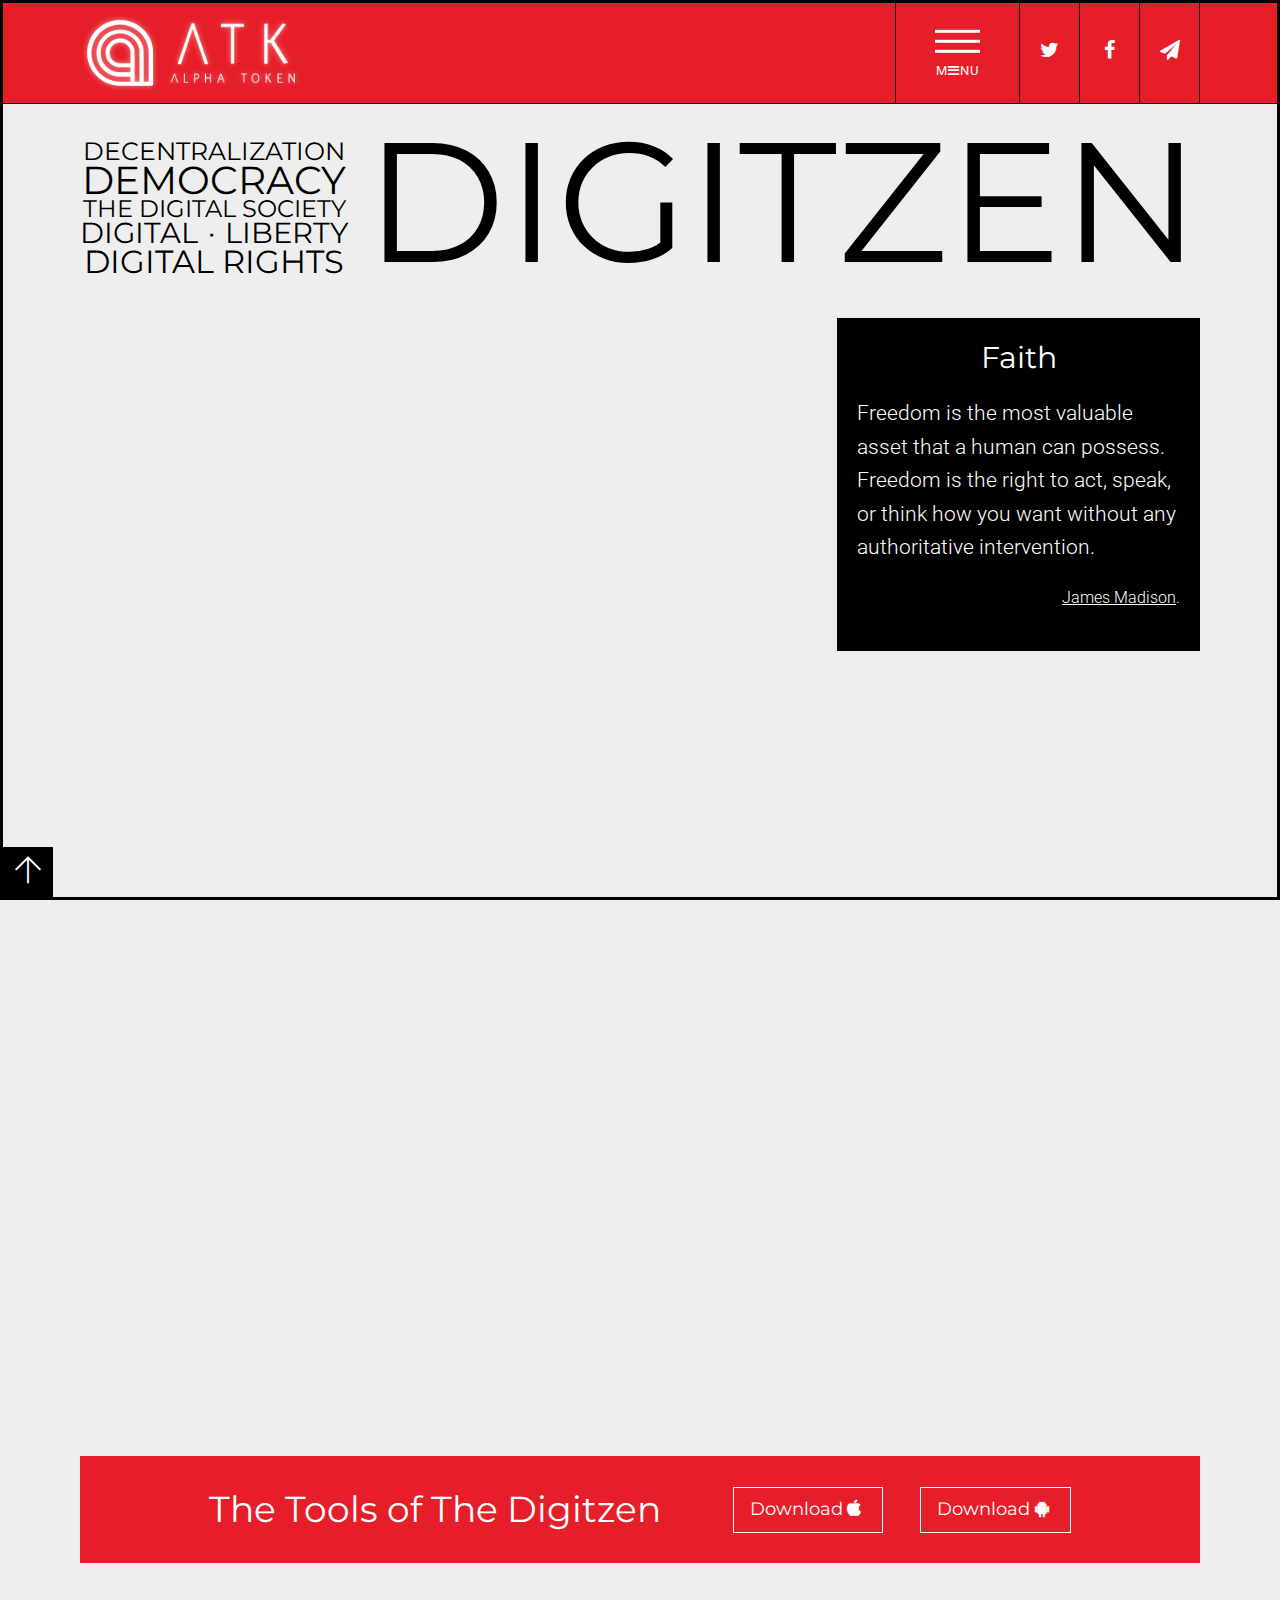
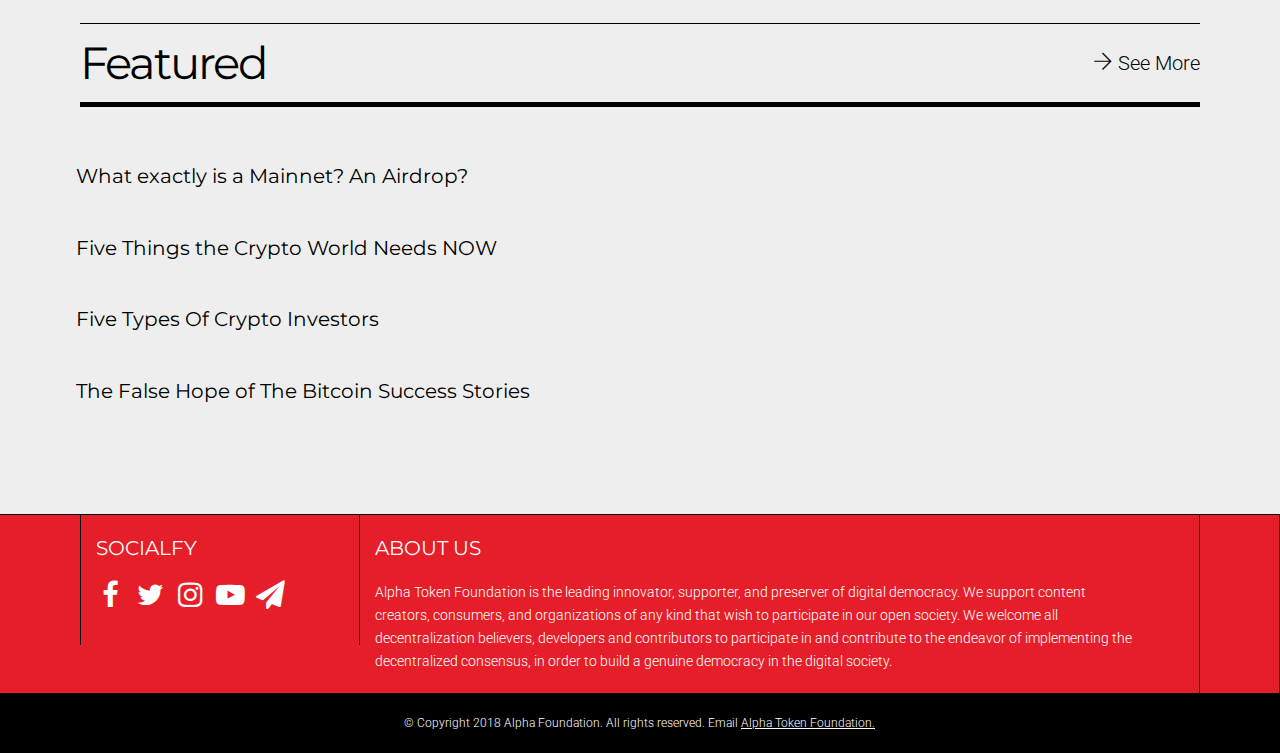
<file: index.html>
<!doctype html>
<!--[if lte IE 8 ]> <html class="no-js ie8" lang="en"> <![endif]-->
<!--[if IE 9 ]> <html class="no-js ie9" lang="en"> <![endif]-->
<!--[if (gte IE 10)|!(IE)]><!-->
<html class="no-js" lang="en">
<!--<![endif]-->
<head>
    <meta charset="utf-8">
    <meta name="viewport" content="width=device-width, initial-scale=1" />
    <title>Alpha Token Foundation</title>
    <meta name="description" content="Alpha Token Foundation is changing the way we manage our data. We are Digitzens who own and control the entirety of our digital assets. It’s time to take back our wealth!">
    
   
    <link href="assets/css/bootstrap.min.css" rel="stylesheet" type="text/css">
    <link href="https://cdnjs.cloudflare.com/ajax/libs/font-awesome/4.3.0/css/font-awesome.min.css" rel="stylesheet">
    <link href="assets/css/theme-assets.min.css" rel="stylesheet" type="text/css">
    <link href="assets/css/logo-font.css" rel="stylesheet" type="text/css">
    <link href="assets/css/b-different-red-black.min.css" rel="stylesheet" type="text/css">
	<link href="https://fonts.googleapis.com/css?family=Open+Sans:300,300i,400,400i,600,600i,700,700i,800,800i" rel="stylesheet">
    <link rel="shortcut icon" href="assets/images/28_28-logo.png">
    <!-- SCRIPTS IN HEAD ============================================== -->
    <script src="assets/js/modernizr.2.8.3.js"></script>
    
    <!--[if lt IE 9]>
   <script src="assets/js/respond.min.js"></script>
   <![endif]-->
    
    <!-- +++++++ jQuery library ============================================== -->
    <script src="https://ajax.googleapis.com/ajax/libs/jquery/1.11.1/jquery.min.js"></script>
    <script>
   if (!window.jQuery) {
       document.write('<script src="assets/js/jquery-1.11.1.min.js"><\/script>');
   }
   </script>
    
    <!-- WINDOWS 8 Phones BUG FIX -->
    <script src="assets/js/windows-fix.js"></script>
</head>
<body>

<!-- +++++ No Script Fallback notice +++++ -->
<noscript>
<div>Turn on your JavaScript!</div>
</noscript>
<!-- accessibility skip to nav skip content -->
<ul class="sr-only" id="top">
    <li><a href="#nav" title="Skip to navigation" accesskey="n">Skip to Navigation</a></li>
    <li><a href="#page" title="Skip to content" accesskey="c">Skip to Content</a></li>
</ul>
<!--  /.sr-only accessibility--> 
<!-- =============== HEADER ==============================-->
<header class="header">
    <div class="header-inner"> 
        <!-- :: info :: .header-inner acts like container --> 
        <!-- #### logo font  -->
        <div class="logo-brand"> <a href="../index.html">
            <span class="logo-brand-inner">
                <img src="assets/images/atk-logo.png" alt="Alpha Token Foundation">
            </span>
            </a> </div>
        <!-- /.logo-brand-->
        
        <div class="header-btn-bar"> 
            <!-- .menu-toggle --> 
            <a href="#" class="menu-toggle" data-slide="slide" data-target="#navigation-panel"> 
            <!-- this above data-slide toggles the #navigation-panel .slide-panel -->
            <div class="menu-toggle-inner">
                <span class="veggieburger">
                    <span class="lines">
                    </span>
                </span>
                <!--/.veggieburger-->
                <span class="menu-toggle-text">
                    M<i class="fa fa-bars"></i>NU
                </span>
            </div>
            </a> 
            <!-- /.menu-toggle-->
            <div class="header-btn-wrapper clearfix"> 
                <!-- /.header-btn-row-->
                <div class="header-btn-row"> 
                    <!--<a href="#" class="header-btn header-btn-sm search-toggle" data-slide="slide" data-target="#search-panel" data-hover="tooltip" data-placement="left" title="search"> <i class="fa fa-search header-icon"></i> </a> -->
                    <a href="https://twitter.com/AlphaToken_ATK/" class="header-btn header-btn-sm" data-hover="tooltip" data-placement="left" title="follow us on twitter"> <i class="fa fa-twitter header-icon"></i> </a> 
                    <a href="https://m.facebook.com/AlphaBrowser/" class="header-btn header-btn-sm" data-hover="tooltip" data-placement="left" title="like us on facebook"> <i class="fa fa-facebook header-icon"></i> </a> 
                    <a href="https://t.me/alphatoken/" class="header-btn header-btn-sm" data-hover="tooltip" data-placement="left" title="Join us!"> <i class="fa fa-paper-plane header-icon"></i> </a> 
                 
                </div>
                <!-- /END .header-btn-row--> 
            </div>
            <!-- /END .header-btn-wrapper--> 
        </div>
        <!-- /END .header-btn-bar --> 
        
    </div>
    <!-- /END .header-inner --> 
</header>
<!-- =============== END HEADER ==============================--> 

<!-- ================== BEGIN SLIDE OUT PANELS  ================= -->
<div class="slide-panel-parent"> 
    <!-- .slide-panel-parent goes around all the panels --> 
    <!-- _____________ NAVIGATION PANEL _______ -->
    <div class="slide-panel" id="navigation-panel"> <a href="#" class="close ti ti-close"> 
        <!--themify icon font--> 
        </a>
        <div class="container">
            <div class="row">
                <div class="col-md-6 col-lg-8"> <!-- _________ BEGIN NAVIGATION ___________ -->
                    <nav id="nav" role="navigation">
                     <ul>
                            <li><a href="index.html">Home</a></li>
                            <li><a href="events.html">Events</a></li>
                            <li><a href="author.html">Author</a></li>
                            <li><a href="faq.html">FAQ</a></li>
							<li><a href="blog.html">Blog</a></li>
							<li><a href="video.html">Video</a></li>
                        </ul>
                    </nav>
                </div>
                <!--/.col-md-6 col-lg-8 -->
                <div class="col-md-6 col-lg-4">
                    <h4 class="h2">Latest News</h4>
                    <ul>
						<li><a href="blog/6-9-2018.html">What exactly is a Mainnet? An Airdrop?</a></li>
                        <li><a href="blog/6-5-2018.html">Five Things the Crypto World Needs NOW</a></li>
                        <li><a href="blog/5-29-2018.html">Five Types Of Crypto Investors</a></li>
                        <li><a href="blog/5-25-2018.html">The False Hope of The Bitcoin Success Stories</a></li>
                        <li><a href="blog/5-22-2018.html">Who Are the Crypto Celebrities?</a></li>
						<li><a href="blog/5-20-2018.html">How To Win In Crypto Without Investing Money</a></li>
                    </ul>
                    <h4 class="h2">Latest Work</h4>
                    <ul class="img-widget fade-hover-img">
                        <li><a href="blog/6-9-2018.html"><img src="assets/post-images/blog/6-9-2018/image1.jpg" alt="" /></a></li>
                        <li><a href="blog/6-5-2018.html"><img src="assets/post-images/blog/6-5-2018/image4.jpg" alt="" /></a></li>
                        <li><a href="blog/5-29-2018.html"><img src="assets/post-images/blog/img/invest.gif" alt="" /></a></li>
                        <li><a href="blog/5-25-2018.html"><img src="assets/post-images/blog/img/wrong_way.jpg" alt="" /></a></li>
                        <li><a href="blog/5-22-2018.html"><img src="assets/post-images/blog/img/drinks.gif" alt="" /></a></li>
                        <li><a href="blog/5-20-2018.html"><img src="assets/post-images/blog/img/chess.jpg" alt="" /></a></li>
                    </ul>
                    <!--/.img-widget--> 
                </div>
                <!--/.col-md-6 col-lg-4 --> </div>
            <!--/.row --> </div>
        <!--/.container inside #navigation-panel --> 
    </div>
    <!--/.slide-panel #navigation-panel --> 
    <!-- _________ SEARCH PANEL #search-panel___________ -->
    <div class="slide-panel search" id="search-panel"> <a href="#" class="close ti ti-close"> 
        <!--themify icon font--> 
        </a>
        <div class="container">
            <h3 class="slide-panel-title">Search</h3>
            <form role="form">
                <div class="form-group">
                    <input type="search" placeholder="Enter search term and press enter" class="form-control">
                </div>
                <!--/.form-group -->
            </form>
        </div>
        <!--/.container --> 
    </div>
</div>
<!-- END .slide-down-parent --> 
<!-- ================== END SLIDE OUT PANELS  ================= --> 
<!-- =============== BEGIN #page ==============================-->
<div id="page"> 
    <!-- =========== BEGIN CONTENT FOR THE PAGE =========================================================================== -->
    <div class="page-content" role="main">
        <div class="container"> 
            <!-- .container for entire page --> 
            
            <!-- uses bigtext.js plugin AND clever use of the responsive utilities and the grid // unless you use the same character count, the results will vary -->
            <div class="row sixteen-gutter big-text-banner-wrapper">
                <div class="col-lg-3">
                    <h3 class="big-text-banner">
                        <span class="hidden-lg">
                            digital &middot; democracy
                        </span>
                        <span class="visible-lg">
                            decentralization
                        </span>
                        <span class="visible-lg">
                            democracy
                        </span>
                        <span>
							the digital society
                            <span class="visible-xs-inline-block visible-sm-inline-block visible-md-inline-block">
                                &middot; Blog
                            </span>
                        </span>
                        <span class="visible-lg">
                            digital &middot; liberty
                        </span>
                        <span class="visible-lg">
                            digital Rights
                        </span>
                    </h3>
                </div>
                <div class="col-lg-9 visible-lg">
                    <h3 class="big-text-banner big-text-main-headline">
                        <span>
                            Digitzen
                        </span>
                    </h3>
                </div>
            </div>
            <!-- .row .sixteen-gutter --> 
            
            <!-- _________ SLICK SLIDER SINGLE CAROUSEL AND COLUMN EQUAL HEIGHT ___________ -->
            <div class="row sixteen-gutter">
                <div class="col-sm-7 col-md-8">
                    <div class="featured-carousel single-item-carousel slick-dots-left fade-hover-img loading-slick">
                        <div class="slick-slider-item">
                            <figure> <a href="blog/6-9-2018.html"><img src="assets/post-images/blog/6-9-2018/image1.jpg" alt=""></a>
                                <figcaption class="info-text-box">Credit: Eric Simon. Cryptocurrency and blockchain terminology gets thrown around by so many different people in conversation without everyone really understanding what they are saying. Eric takes a look at what is a mainnet, and what exactly is an airdrop so you can make better blockchain and cryptocurrency choices.</figcaption>
                            </figure>
                        </div>
                        <!--/.slick-slider-item-->
                        <div class="slick-slider-item">
                            <figure> <a href="blog/6-5-2018.html"><img src="assets/post-images/blog/6-5-2018/image4.jpg" alt=""></a>
                                <figcaption class="info-text-box">Credit: Eric Simon. The cryptocurrency world is one full of innovation, creativity, new outstanding technology. Here are five things that it needs to have to make all of our lives and cryptocurrency investments easier.</figcaption>
                            </figure>
                        </div>
                        <!--/.slick-slider-item-->
                        
                      
                    </div>
                </div>
                <!--/.col-x-x-->
                
                <hr class="visible-xs vertical-spacer vertical-spacer-xs">
                <!-- add some vertical spacing when stacked -->
                <div class="col-sm-5 col-md-4">
                    <div class="column-inner column-featured">
                        <h3 class="h2 column-featured-headline" align="center">Faith</h3>
                        <p class="lead"> Freedom is the most valuable asset that a human can possess. Freedom is the right to act, speak, or think how you want without any authoritative intervention. </p>
                        <p align="right"> <a href="#" class="link-underline">James Madison</a>. </p>
                        <p> </p>
                        <span class="column-bg-fake">
                            <!-- this is a fake column that follows the height of the carousel image -->
                        </span>
                    </div>
                    <!--/.column-inner .column-featured--> 
                </div>
                <!--/.col-x-x--> 
            </div>
            <!--/.row sixteen-gutter--> 
            
            <!-- VERTICAL SPACING -->
            <hr class="vertical-spacer vertical-spacer-lg">
            
            <!-- _________ CALL TO ACTION ___________ -->
            <div class="call-to-action"> 
                <!-- call to action is set up for one or more lines, if more than one line it centers -->
                <h3 class="call-to-action-text">The Tools of The Digitzen</h3>
                <a class="btn btn-call-to-action btn-lg" href="https://itunes.apple.com/us/app/alpha-browser/id1330570744?mt=8" role="button">Download<i class="fa fa-fw fa-apple"></i></a>
				 <a class="btn btn-call-to-action btn-lg" href="https://play.google.com/store/apps/details?id=org.atoken.browser" role="button">Download<i class="fa fa-fw fa-android"></i></a>
			
			</div>
            <!-- /.call-to-action --> 
            
            <!-- VERTICAL SPACING -->
            <hr class="vertical-spacer vertical-spacer-lg">
            <div class="headline-inline">
                <h3 class="headline"> Featured </h3>
                <a class="headline-link" href="blog.html"><i class="ti ti-arrow-right"></i> See More</a> </div>
            <!-- /.headline-inline -->
            
            <div class="multi-item-slick slick-dots-left fade-hover-img">
                <div class="slick-slider-item"> <a href="blog/6-9-2018.html">
                    <figure> <img data-lazy="assets/post-images/blog/6-9-2018/image1.jpg" alt="">
                        <figcaption>
                            <h3>What exactly is a Mainnet? An Airdrop?</h3>
                           
                        </figcaption>
                    </figure>
                    </a>
                    
                </div>
                <!-- /.slick-slider-item -->
                <div class="slick-slider-item"> <a href="blog/6-5-2018.html">
                    <figure> <img data-lazy="assets/post-images/blog/6-5-2018/image4.jpg" alt="">
                        <figcaption>
                            <h3>Five Things the Crypto World Needs NOW</h3>
                           
                        </figcaption>
                    </figure>
                    </a>
                    
                </div>
                <!-- /.slick-slider-item -->
                <div class="slick-slider-item"> <a href="blog/5-29-2018.html">
                    <figure> <img data-lazy="assets/post-images/blog/img/invest.gif" alt="">
                        <figcaption>
                            <h3>Five Types Of Crypto Investors</h3>
                           
                        </figcaption>
                    </figure>
                    </a>
                   
                </div>
                <div class="slick-slider-item"> <a href="blog/5-25-2018.html">
                    <figure> <img data-lazy="assets/post-images/blog/img/wrong_way.jpg" alt="">
                        <figcaption>
                            <h3>The False Hope of The Bitcoin Success Stories</h3>
                           
                        </figcaption>
                    </figure>
                    </a>
                    
                </div>
				
                <!-- /.slick-slider-item -->
               
            </div>
            <hr class="vertical-spacer vertical-spacer-lg">
            
            <!-- /.headline-inline --> 

        </div>
        <!-- / .container --> </div>
    <!-- /.page-content role=main --> 
    <!--=========== END CONTENT FOR THE PAGE ============================================================ --> 
</div>
<!-- ================== END #page ================= --> 
<!-- ================== FOOTER ================= -->
<footer class="footer">
    <div class="footer-column-wrapper">
        <div class="container">
            <div class="row footer-row equal-height-col">
                <div class="col-sm-5 col-md-3 footer-col">
                    <h4 class="footer-title">Socialfy</h4>
                    <ul class="social-icon-list">
                        <li><a href="https://m.facebook.com/AlphaBrowser/"><i class="fa fa-fw fa-2x fa-facebook"></i></a></li>
                        <li><a href="https://twitter.com/AlphaToken_ATK/"><i class="fa fa-fw fa-2x fa-twitter"></i></a></li>
                        <!--<li><a href="#"><i class="fa fa-fw fa-2x fa-github"></i></a></li>-->
                        <li><a href="https://www.instagram.com/alphabrowser/"><i class="fa fa-fw fa-2x fa-instagram"></i></a></li>
						<li><a href="https://www.youtube.com/channel/UChzwRKdjdqA3fXKEA8N69Cg"><i class="fa fa-fw fa-2x fa-youtube-play"></i></a></li>
                        <li><a href="https://t.me/alphatoken/"><i class="fa fa-fw fa-2x fa-paper-plane"></i></a></li>
                    </ul>
                </div>
                <!-- /.col-sm-5 .col-md-3 footer-col -->
                <div class="col-sm-7 col-md-9 footer-col">
                    <h4 class="footer-title">About Us</h4>
					<p>Alpha Token Foundation is the leading innovator, supporter, and preserver of digital democracy. We support content creators, consumers, and organizations of any kind that wish to participate in our open society.  We welcome all decentralization believers, developers and contributors to participate in and contribute to the endeavor of implementing the decentralized consensus, in order to build a genuine democracy in the digital society. </p>
                </div>
                <!-- /.col-sm-7 col-md-9 footer-col--> 
            </div>
            <!--/.row .footer-row-->
            
            <!--/.row .footer-row --> 
        </div>
        <!--/.container --> 
    </div>
    <!--/.footer-column-wrapper -->
    <div class="footer-copyright">
        <div class="container">
            <p class="no-margin">© Copyright 2018 Alpha Foundation. 
                All rights reserved.  
                Email <a href="suport@atoken.org" class="link-underline">Alpha Token Foundation.</a> 
        </div>
    </div>
    <!--/.footer-copyright--> 
</footer>
<!-- ================== /.END footer ================= --> 
<!-- _________ GO TO TOP ___________ --> 
<a id="go-to-top" href="#top" title="up"> <i class="ti ti-arrow-up"></i> </a> 

<!-- _________ FOOTER SCRIPTS  ________ --> 
<script src="assets/js/jquery.touch-swipe.js"></script> <!-- adds touch swipe to the theme's bootstrap carousel --> 
<script src="assets/js/bootstrap.min.js"></script> <!-- bootstrap's js --> 
<script src="assets/js/jquery.bootstrap.addon.js"></script><!-- initializations and custom scripts for bootstrap --> 
<script src="assets/js/jquery.magnific-popup.js"></script><!-- image popups, video, modals, etc., contains the initializations --> 
<script src="assets/js/jquery.slick-slider.min.js"></script> <!-- base carousel/slider SLICK SLIDER --> 
<script src="assets/js/jquery.isotope.masonry.js"></script> <!-- Isotope w/Masonry also contains the initializations --> 

<script src="assets/js/jquery.main.js"></script> <!-- CORE scripts and initializations -->

</body>
</html>
</file>
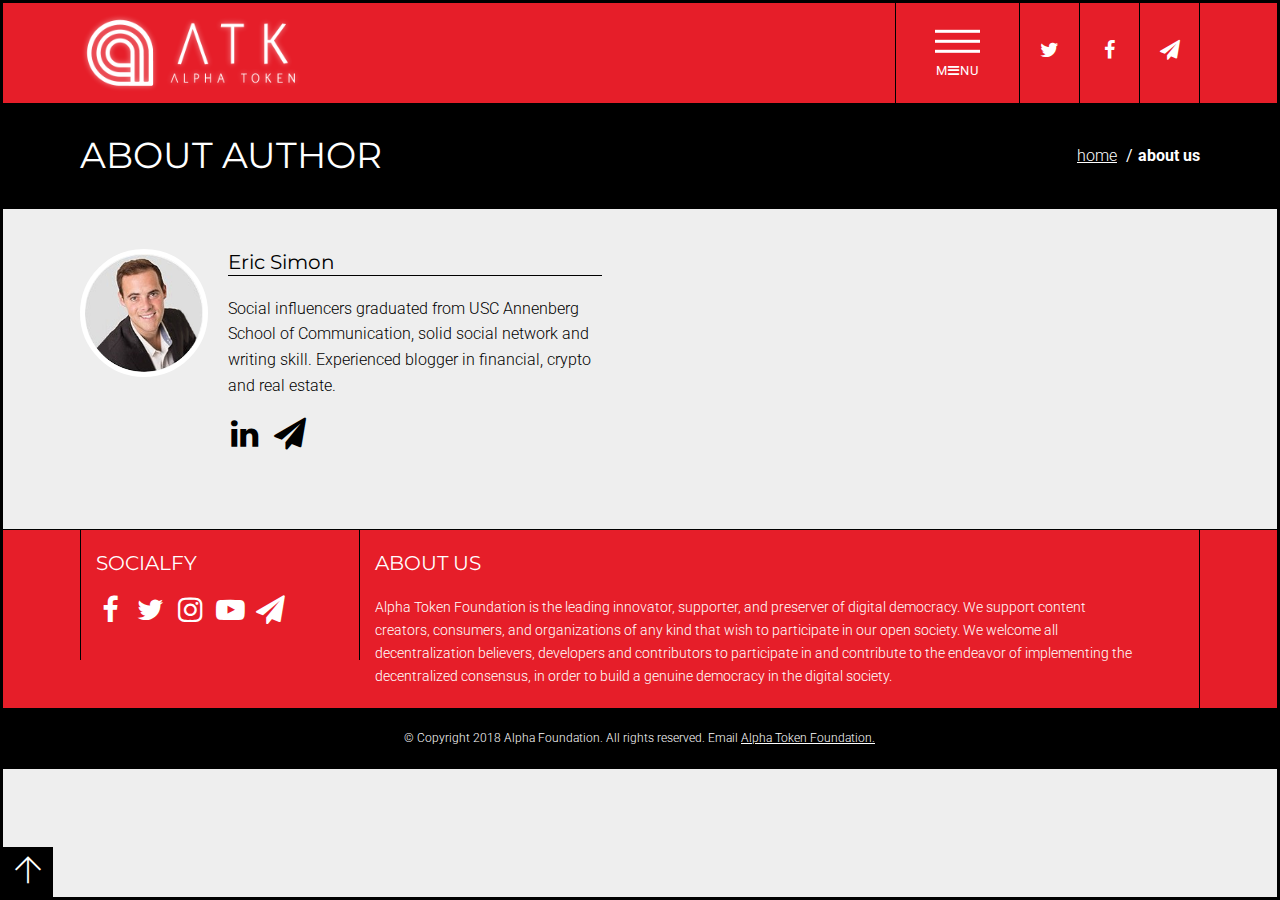
<file: author.html>
<!doctype html>
<!--[if lte IE 8 ]> <html class="no-js ie8" lang="en"> <![endif]-->
<!--[if IE 9 ]> <html class="no-js ie9" lang="en"> <![endif]-->
<!--[if (gte IE 10)|!(IE)]><!-->
<html class="no-js" lang="en">
<!--<![endif]-->
<head>
    <meta charset="utf-8">
    <meta name="viewport" content="width=device-width, initial-scale=1" />
    <title>Alpha Token Foundation</title>
    <meta name="description" content="Alpha Token Foundation is changing the way we manage our data. We are Digitzens who own and control the entirety of our digital assets. It’s time to take back our wealth!">
    
   
    <link href="assets/css/bootstrap.min.css" rel="stylesheet" type="text/css">
    <link href="https://cdnjs.cloudflare.com/ajax/libs/font-awesome/4.3.0/css/font-awesome.min.css" rel="stylesheet">
    <link href="assets/css/theme-assets.min.css" rel="stylesheet" type="text/css">
    <link href="assets/css/logo-font.css" rel="stylesheet" type="text/css">
    <link href="assets/css/b-different-red-black.min.css" rel="stylesheet" type="text/css">
	<link href="https://fonts.googleapis.com/css?family=Open+Sans:300,300i,400,400i,600,600i,700,700i,800,800i" rel="stylesheet">
    <link rel="shortcut icon" href="assets/images/28_28-logo.png">
    <!-- SCRIPTS IN HEAD ============================================== -->
    <script src="assets/js/modernizr.2.8.3.js"></script>
    
    <!--[if lt IE 9]>
   <script src="assets/js/respond.min.js"></script>
   <![endif]-->
    
    <!-- +++++++ jQuery library ============================================== -->
    <script src="https://ajax.googleapis.com/ajax/libs/jquery/1.11.1/jquery.min.js"></script>
    <script>
   if (!window.jQuery) {
       document.write('<script src="assets/js/jquery-1.11.1.min.js"><\/script>');
   }
   </script>
    
    <!-- WINDOWS 8 Phones BUG FIX -->
    <script src="assets/js/windows-fix.js"></script>
</head>
<body>

<!-- +++++ No Script Fallback notice +++++ -->
<noscript>
<div>Turn on your JavaScript!</div>
</noscript>
<!-- accessibility skip to nav skip content -->
<ul class="sr-only" id="top">
    <li><a href="#nav" title="Skip to navigation" accesskey="n">Skip to Navigation</a></li>
    <li><a href="#page" title="Skip to content" accesskey="c">Skip to Content</a></li>
</ul>
<!--  /.sr-only accessibility--> 
<!-- =============== HEADER ==============================-->
<header class="header">
    <div class="header-inner"> 
        <!-- :: info :: .header-inner acts like container --> 
        <!-- #### logo font  -->
        <div class="logo-brand"> <a href="../index.html">
            <span class="logo-brand-inner">
                <img src="assets/images/atk-logo.png" alt="Alpha Token Foundation">
            </span>
            </a> </div>
        <!-- /.logo-brand-->
        
        <div class="header-btn-bar"> 
            <!-- .menu-toggle --> 
            <a href="#" class="menu-toggle" data-slide="slide" data-target="#navigation-panel"> 
            <!-- this above data-slide toggles the #navigation-panel .slide-panel -->
            <div class="menu-toggle-inner">
                <span class="veggieburger">
                    <span class="lines">
                    </span>
                </span>
                <!--/.veggieburger-->
                <span class="menu-toggle-text">
                    M<i class="fa fa-bars"></i>NU
                </span>
            </div>
            </a> 
            <!-- /.menu-toggle-->
            <div class="header-btn-wrapper clearfix"> 
                <!-- /.header-btn-row-->
                <div class="header-btn-row"> 
                    <!--<a href="#" class="header-btn header-btn-sm search-toggle" data-slide="slide" data-target="#search-panel" data-hover="tooltip" data-placement="left" title="search"> <i class="fa fa-search header-icon"></i> </a> -->
                    <a href="https://twitter.com/AlphaToken_ATK/" class="header-btn header-btn-sm" data-hover="tooltip" data-placement="left" title="follow us on twitter"> <i class="fa fa-twitter header-icon"></i> </a> 
                    <a href="https://m.facebook.com/AlphaBrowser/" class="header-btn header-btn-sm" data-hover="tooltip" data-placement="left" title="like us on facebook"> <i class="fa fa-facebook header-icon"></i> </a> 
                    <a href="https://t.me/alphatoken/" class="header-btn header-btn-sm" data-hover="tooltip" data-placement="left" title="Join us!"> <i class="fa fa-paper-plane header-icon"></i> </a> 
                 
                </div>
                <!-- /END .header-btn-row--> 
            </div>
            <!-- /END .header-btn-wrapper--> 
        </div>
        <!-- /END .header-btn-bar --> 
        
    </div>
    <!-- /END .header-inner --> 
</header>
<!-- =============== END HEADER ==============================--> 

<!-- ================== BEGIN SLIDE OUT PANELS  ================= -->
<div class="slide-panel-parent"> 
    <!-- .slide-panel-parent goes around all the panels --> 
    <!-- _____________ NAVIGATION PANEL _______ -->
    <div class="slide-panel" id="navigation-panel"> <a href="#" class="close ti ti-close"> 
        <!--themify icon font--> 
        </a>
        <div class="container">
            <div class="row">
                <div class="col-md-6 col-lg-8"> <!-- _________ BEGIN NAVIGATION ___________ -->
                    <nav id="nav" role="navigation">
                        <ul>
                            <li><a href="index.html">Home</a></li>
                            <li><a href="events.html">Events</a></li>
                            <li><a href="author.html">Author</a></li>
                            <li><a href="faq.html">FAQ</a></li>
							<li><a href="blog.html">Blog</a></li>
							<li><a href="video.html">Video</a></li>
                        </ul>
                    </nav>
                </div>
                <!--/.col-md-6 col-lg-8 -->
                <div class="col-md-6 col-lg-4">
                    <h4 class="h2">Latest News</h4>
                    <ul>
						<li><a href="blog/6-9-2018.html">What exactly is a Mainnet? An Airdrop?</a></li>
                        <li><a href="blog/6-5-2018.html">Five Things the Crypto World Needs NOW</a></li>
                        <li><a href="blog/5-29-2018.html">Five Types Of Crypto Investors</a></li>
                        <li><a href="blog/5-25-2018.html">The False Hope of The Bitcoin Success Stories</a></li>
                        <li><a href="blog/5-22-2018.html">Who Are the Crypto Celebrities?</a></li>
						<li><a href="blog/5-20-2018.html">How To Win In Crypto Without Investing Money</a></li>
                    </ul>
                    <h4 class="h2">Latest Work</h4>
                    <ul class="img-widget fade-hover-img">
                        <li><a href="blog/6-9-2018.html"><img src="assets/post-images/blog/6-9-2018/image1.jpg" alt="" /></a></li>
                        <li><a href="blog/6-5-2018.html"><img src="assets/post-images/blog/6-5-2018/image4.jpg" alt="" /></a></li>
                        <li><a href="blog/5-29-2018.html"><img src="assets/post-images/blog/img/invest.gif" alt="" /></a></li>
                        <li><a href="blog/5-25-2018.html"><img src="assets/post-images/blog/img/wrong_way.jpg" alt="" /></a></li>
                        <li><a href="blog/5-22-2018.html"><img src="assets/post-images/blog/img/drinks.gif" alt="" /></a></li>
                        <li><a href="blog/5-20-2018.html"><img src="assets/post-images/blog/img/chess.jpg" alt="" /></a></li>
                    </ul>
                    <!--/.img-widget--> 
                </div>
                <!--/.col-md-6 col-lg-4 --> </div>
            <!--/.row --> </div>
        <!--/.container inside #navigation-panel --> 
    </div>
    <!--/.slide-panel #navigation-panel --> 
    <!-- _________ SEARCH PANEL #search-panel___________ -->
    <div class="slide-panel search" id="search-panel"> <a href="#" class="close ti ti-close"> 
        <!--themify icon font--> 
        </a>
        <div class="container">
            <h3 class="slide-panel-title">Search</h3>
            <form role="form">
                <div class="form-group">
                    <input type="search" placeholder="Enter search term and press enter" class="form-control">
                </div>
                <!--/.form-group -->
            </form>
        </div>
        <!--/.container --> 
    </div>
</div>
<!-- END .slide-down-parent --> 
<!-- ================== END SLIDE OUT PANELS  ================= --> 
<!-- =============== BEGIN #page ==============================-->
<div id="page"> 
    <!-- =========== PAGE HEADER ON ALL BUT INDEX PAGES =========================================================================== --> 
    <!-- _________ Page Header ___________ -->
    <div class="page-header-primary">
        <div class="container">
            <h2>About Author</h2>
            <ol class="breadcrumb page-header-breadcrumb hidden-xs">
                <li><a href="index.html" class="link-underline">Home</a></li>
                <li class="active">About Us</li>
            </ol>
        </div>
        <!-- /.container (for page-header-primary) --> 
    </div>
    <!-- /.page-header-primary --> 
    <!-- =========== BEGIN CONTENT FOR THE PAGE =========================================================================== -->
    <div class="page-content" role="main">
        <div class="container">
            <div class="row about-page"><!-- uses Masonry/Isotope script :: columns must have a size for all breakpoints -->
                <div class="grid-sizer"></div>
                <!-- required for fluid masonry layout -->
                <div class="gutter-sizer"></div>
                <!-- required for fluid masonry layout -->
                
                <div class="post person">
                    <div class="inner">
                        <div class="image"> <img src="img/layer_18.png" class="img-responsive" alt="" /> </div>
                        <div class="text">
                            <h4 class="title">Eric Simon</h4>
                            <p>Social influencers graduated from USC Annenberg School of Communication, solid social network and writing skill. Experienced blogger in financial, crypto and real estate.</p>
                            <ul class="social-icon-list">
								<li><a href="https://www.linkedin.com/in/eric-simon-3a675b53"><i class="fa fa-2x fa-fw fa-linkedin"></i></a></li>
                                <li><a href="https://t.me/alphatoken"><i class="fa fa-2x fa-fw fa-paper-plane"></i></a></li>
                               
                            </ul>
                        </div>
                    </div>
                    <!--/ .inner --> 
                </div>
                <!--/ .post.person -->
                
                <!--<div class="post person">
                    <div class="inner">
                        <div class="image"> <img src="../img/layer_1.png" class="img-responsive" alt="" /> </div>
                        <div class="text">
                            <h4 class="title">Waiting for you</h4>
                            <p> </p>
                            <ul class="social-icon-list">
                                <ul class="social-icon-list">
								<li><a href="#"><i class="fa fa-2x fa-fw fa-linkedin"></i></a></li>
                                <li><a href="#"><i class="fa fa-2x fa-fw fa-paper-plane"></i></a></li>
                            </ul>
                            </ul>
                        </div>
                    </div>
                    
                </div>-->
                <!--/ .post.person -->
                
                
            </div>
            <!--/ .row --> 
        </div>
        <!--/ .container --> 
    </div>
    <!-- /.page-content role=main --> 
    <!--=========== END CONTENT FOR THE PAGE ============================================================ --> 
</div>
<!-- ================== END #page ================= --> 
<!-- ================== FOOTER ================= -->
<footer class="footer">
    <div class="footer-column-wrapper">
        <div class="container">
            <div class="row footer-row equal-height-col">
                <div class="col-sm-5 col-md-3 footer-col">
                    <h4 class="footer-title">Socialfy</h4>
                    <ul class="social-icon-list">
                        <li><a href="https://m.facebook.com/AlphaBrowser/"><i class="fa fa-fw fa-2x fa-facebook"></i></a></li>
                        <li><a href="https://twitter.com/AlphaToken_ATK/"><i class="fa fa-fw fa-2x fa-twitter"></i></a></li>
                        <!--<li><a href="#"><i class="fa fa-fw fa-2x fa-github"></i></a></li>-->
                        <li><a href="https://www.instagram.com/alphabrowser/"><i class="fa fa-fw fa-2x fa-instagram"></i></a></li>
						<li><a href="https://www.youtube.com/channel/UChzwRKdjdqA3fXKEA8N69Cg"><i class="fa fa-fw fa-2x fa-youtube-play"></i></a></li>
                        <li><a href="https://t.me/alphatoken/"><i class="fa fa-fw fa-2x fa-paper-plane"></i></a></li>
                    </ul>
                </div>
                <!-- /.col-sm-5 .col-md-3 footer-col -->
                <div class="col-sm-7 col-md-9 footer-col">
                    <h4 class="footer-title">About Us</h4>
					<p>Alpha Token Foundation is the leading innovator, supporter, and preserver of digital democracy. We support content creators, consumers, and organizations of any kind that wish to participate in our open society.  We welcome all decentralization believers, developers and contributors to participate in and contribute to the endeavor of implementing the decentralized consensus, in order to build a genuine democracy in the digital society. </p>
                </div>
                <!-- /.col-sm-7 col-md-9 footer-col--> 
            </div>
            <!--/.row .footer-row-->
            
            <!--/.row .footer-row --> 
        </div>
        <!--/.container --> 
    </div>
    <!--/.footer-column-wrapper -->
    <div class="footer-copyright">
        <div class="container">
            <p class="no-margin">© Copyright 2018 Alpha Foundation. 
                All rights reserved.  
                Email <a href="suport@atoken.org" class="link-underline">Alpha Token Foundation.</a> 
        </div>
    </div>
    <!--/.footer-copyright--> 
</footer>
<!-- ================== /.END footer ================= --> 
<!-- _________ GO TO TOP ___________ --> 
<a id="go-to-top" href="#top" title="up"> <i class="ti ti-arrow-up"></i> </a> 

<!-- _________ FOOTER SCRIPTS  ________ --> 
<script src="assets/js/jquery.touch-swipe.js"></script> <!-- adds touch swipe to the theme's bootstrap carousel --> 
<script src="assets/js/bootstrap.min.js"></script> <!-- bootstrap's js --> 
<script src="assets/js/jquery.bootstrap.addon.js"></script><!-- initializations and custom scripts for bootstrap --> 
<script src="assets/js/jquery.magnific-popup.js"></script><!-- image popups, video, modals, etc., contains the initializations --> 
<script src="assets/js/jquery.slick-slider.min.js"></script> <!-- base carousel/slider SLICK SLIDER --> 
<script src="assets/js/jquery.isotope.masonry.js"></script> <!-- Isotope w/Masonry also contains the initializations --> 

<script src="assets/js/jquery.main.js"></script> <!-- CORE scripts and initializations -->

</body>
</html>
</file>
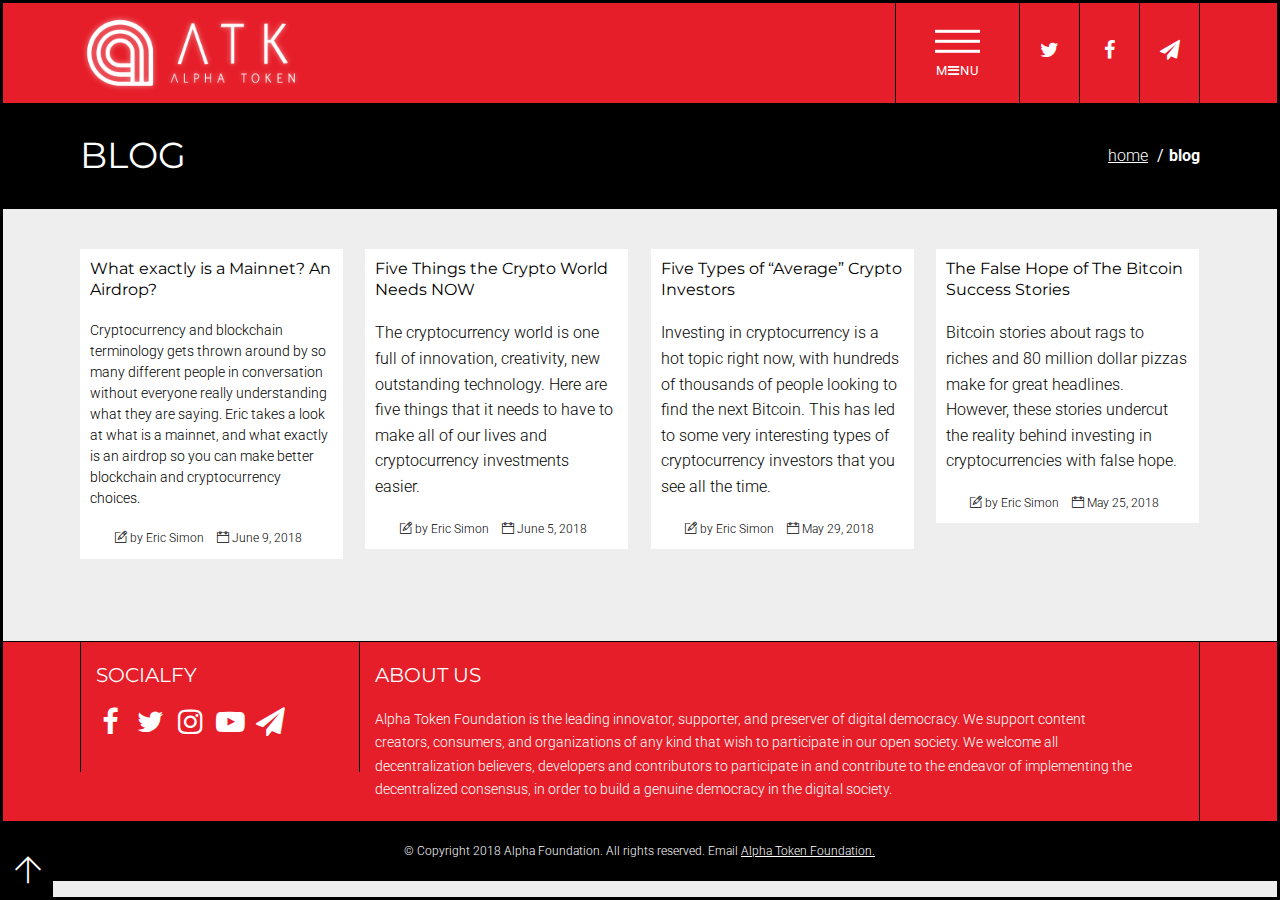
<file: blog.html>
<!doctype html>
<!--[if lte IE 8 ]> <html class="no-js ie8" lang="en"> <![endif]-->
<!--[if IE 9 ]> <html class="no-js ie9" lang="en"> <![endif]-->
<!--[if (gte IE 10)|!(IE)]><!-->
<html class="no-js" lang="en">
<!--<![endif]-->
<head>
    <meta charset="utf-8">
    <meta name="viewport" content="width=device-width, initial-scale=1" />
    <title>Alpha Token Foundation</title>
    <meta name="description" content="Alpha Token Foundation is changing the way we manage our data. We are Digitzens who own and control the entirety of our digital assets. It’s time to take back our wealth!">
    
   
    <link href="assets/css/bootstrap.min.css" rel="stylesheet" type="text/css">
    <link href="https://cdnjs.cloudflare.com/ajax/libs/font-awesome/4.3.0/css/font-awesome.min.css" rel="stylesheet">
    <link href="assets/css/theme-assets.min.css" rel="stylesheet" type="text/css">
    <link href="assets/css/logo-font.css" rel="stylesheet" type="text/css">
    <link href="assets/css/b-different-red-black.min.css" rel="stylesheet" type="text/css">
	<link href="https://fonts.googleapis.com/css?family=Open+Sans:300,300i,400,400i,600,600i,700,700i,800,800i" rel="stylesheet">
    <link rel="shortcut icon" href="assets/images/28_28-logo.png">
    <!-- SCRIPTS IN HEAD ============================================== -->
    <script src="assets/js/modernizr.2.8.3.js"></script>
    
    <!--[if lt IE 9]>
   <script src="assets/js/respond.min.js"></script>
   <![endif]-->
    
    <!-- +++++++ jQuery library ============================================== -->
    <script src="https://ajax.googleapis.com/ajax/libs/jquery/1.11.1/jquery.min.js"></script>
    <script>
   if (!window.jQuery) {
       document.write('<script src="assets/js/jquery-1.11.1.min.js"><\/script>');
   }
   </script>
    
    <!-- WINDOWS 8 Phones BUG FIX -->
    <script src="assets/js/windows-fix.js"></script>
</head>
<body>

<!-- +++++ No Script Fallback notice +++++ -->
<noscript>
<div>Turn on your JavaScript!</div>
</noscript>
<!-- accessibility skip to nav skip content -->
<ul class="sr-only" id="top">
    <li><a href="#nav" title="Skip to navigation" accesskey="n">Skip to Navigation</a></li>
    <li><a href="#page" title="Skip to content" accesskey="c">Skip to Content</a></li>
</ul>
<!--  /.sr-only accessibility--> 
<!-- =============== HEADER ==============================-->
<header class="header">
    <div class="header-inner"> 
        <!-- :: info :: .header-inner acts like container --> 
        <!-- #### logo font  -->
        <div class="logo-brand"> <a href="../index.html">
            <span class="logo-brand-inner">
                <img src="assets/images/atk-logo.png" alt="Alpha Token Foundation">
            </span>
            </a> </div>
        <!-- /.logo-brand-->
        
        <div class="header-btn-bar"> 
            <!-- .menu-toggle --> 
            <a href="#" class="menu-toggle" data-slide="slide" data-target="#navigation-panel"> 
            <!-- this above data-slide toggles the #navigation-panel .slide-panel -->
            <div class="menu-toggle-inner">
                <span class="veggieburger">
                    <span class="lines">
                    </span>
                </span>
                <!--/.veggieburger-->
                <span class="menu-toggle-text">
                    M<i class="fa fa-bars"></i>NU
                </span>
            </div>
            </a> 
            <!-- /.menu-toggle-->
            <div class="header-btn-wrapper clearfix"> 
                <!-- /.header-btn-row-->
                <div class="header-btn-row"> 
                    <!--<a href="#" class="header-btn header-btn-sm search-toggle" data-slide="slide" data-target="#search-panel" data-hover="tooltip" data-placement="left" title="search"> <i class="fa fa-search header-icon"></i> </a> -->
                    <a href="https://twitter.com/AlphaToken_ATK/" class="header-btn header-btn-sm" data-hover="tooltip" data-placement="left" title="follow us on twitter"> <i class="fa fa-twitter header-icon"></i> </a> 
                    <a href="https://m.facebook.com/AlphaBrowser/" class="header-btn header-btn-sm" data-hover="tooltip" data-placement="left" title="like us on facebook"> <i class="fa fa-facebook header-icon"></i> </a> 
                    <a href="https://t.me/alphatoken/" class="header-btn header-btn-sm" data-hover="tooltip" data-placement="left" title="Join us!"> <i class="fa fa-paper-plane header-icon"></i> </a> 
                 
                </div>
                <!-- /END .header-btn-row--> 
            </div>
            <!-- /END .header-btn-wrapper--> 
        </div>
        <!-- /END .header-btn-bar --> 
        
    </div>
    <!-- /END .header-inner --> 
</header>
<!-- =============== END HEADER ==============================--> 

<!-- ================== BEGIN SLIDE OUT PANELS  ================= -->
<div class="slide-panel-parent"> 
    <!-- .slide-panel-parent goes around all the panels --> 
    <!-- _____________ NAVIGATION PANEL _______ -->
    <div class="slide-panel" id="navigation-panel"> <a href="#" class="close ti ti-close"> 
        <!--themify icon font--> 
        </a>
        <div class="container">
            <div class="row">
                <div class="col-md-6 col-lg-8"> <!-- _________ BEGIN NAVIGATION ___________ -->
                    <nav id="nav" role="navigation">
                        <ul>
                            <li><a href="index.html">Home</a></li>
                            <li><a href="events.html">Events</a></li>
                            <li><a href="author.html">Author</a></li>
                            <li><a href="faq.html">FAQ</a></li>
							<li><a href="blog.html">Blog</a></li>
							<li><a href="video.html">Video</a></li>
                        </ul>
                    </nav>
                </div>
                <!--/.col-md-6 col-lg-8 -->
                <div class="col-md-6 col-lg-4">
                    <h4 class="h2">Latest News</h4>
                    <ul>
						<li><a href="blog/6-9-2018.html">What exactly is a Mainnet? An Airdrop?</a></li>
                        <li><a href="blog/6-5-2018.html">Five Things the Crypto World Needs NOW</a></li>
                        <li><a href="blog/5-29-2018.html">Five Types Of Crypto Investors</a></li>
                        <li><a href="blog/5-25-2018.html">The False Hope of The Bitcoin Success Stories</a></li>
                        <li><a href="blog/5-22-2018.html">Who Are the Crypto Celebrities?</a></li>
						<li><a href="blog/5-20-2018.html">How To Win In Crypto Without Investing Money</a></li>
                    </ul>
                    <h4 class="h2">Latest Work</h4>
                    <ul class="img-widget fade-hover-img">
                        <li><a href="blog/6-9-2018.html"><img src="assets/post-images/blog/6-9-2018/image1.jpg" alt="" /></a></li>
                        <li><a href="blog/6-5-2018.html"><img src="assets/post-images/blog/6-5-2018/image4.jpg" alt="" /></a></li>
                        <li><a href="blog/5-29-2018.html"><img src="assets/post-images/blog/img/invest.gif" alt="" /></a></li>
                        <li><a href="blog/5-25-2018.html"><img src="assets/post-images/blog/img/wrong_way.jpg" alt="" /></a></li>
                        <li><a href="blog/5-22-2018.html"><img src="assets/post-images/blog/img/drinks.gif" alt="" /></a></li>
                        <li><a href="blog/5-20-2018.html"><img src="assets/post-images/blog/img/chess.jpg" alt="" /></a></li>
                    </ul>
                    <!--/.img-widget--> 
                </div>
                <!--/.col-md-6 col-lg-4 --> </div>
            <!--/.row --> </div>
        <!--/.container inside #navigation-panel --> 
    </div>
    <!--/.slide-panel #navigation-panel --> 
    <!-- _________ SEARCH PANEL #search-panel___________ -->
    <div class="slide-panel search" id="search-panel"> <a href="#" class="close ti ti-close"> 
        <!--themify icon font--> 
        </a>
        <div class="container">
            <h3 class="slide-panel-title">Search</h3>
            <form role="form">
                <div class="form-group">
                    <input type="search" placeholder="Enter search term and press enter" class="form-control">
                </div>
                <!--/.form-group -->
            </form>
        </div>
        <!--/.container --> 
    </div>
</div>
<!-- END .slide-down-parent --> 
<!-- ================== END SLIDE OUT PANELS  ================= --> 
<!-- =============== BEGIN #page ==============================-->
<div id="page"> 
    <!-- =========== PAGE HEADER ON ALL BUT INDEX PAGES =========================================================================== --> 
    <!-- _________ Page Header ___________ -->
    <div class="page-header-primary">
        <div class="container">
            <h2>Blog</h2>
            <ol class="breadcrumb page-header-breadcrumb hidden-xs">
                <li><a href="index.html" class="link-underline">Home</a></li>
                <li class="active">Blog</li>
            </ol>
        </div>
        <!-- /.container (for page-header-primary) --> 
    </div>
    <!-- /.page-header-primary --> 
    <!-- =========== BEGIN CONTENT FOR THE PAGE =========================================================================== -->
    <div class="page-content" role="main">
        <div class="container">
            <div class="filter-clone"><!-- this is where the clone of the filter goes--></div>
            
            <!-- _________ MASONRY WITH ISOTOPE ___________ -->
            
            <ul class="row row-masonry filter-masonry">
                <li class="grid-sizer"></li>
                <!-- required for fluid masonry layout -->
                <li class="gutter-sizer"></li>
                <!-- required for fluid masonry layout --> 
                
                <!-- IMAGE POST with image pop up -->
                <li class="post msnry-blog-entry india">
                    <div class="click-slide click-top"> <img src="assets/post-images/blog/6-9-2018/image1.jpg" alt="" />
                    </div>
                    <div class="msnry-blog-entry-text">
                        <h4 class="h5"><a href="blog/6-9-2018.html">What exactly is a Mainnet? An Airdrop?</a></h4>
                        <p>Cryptocurrency and blockchain terminology gets thrown around by so many different people in conversation without everyone really understanding what they are saying. Eric takes a look at what is a mainnet, and what exactly is an airdrop so you can make better blockchain and cryptocurrency choices.</p>
                        <ul class="msnry-blog-entry-meta list-inline">
                            <li>
                                <span class="ti ti-pencil-alt">
                                </span>
                                by  Eric Simon</li>
                            <li>
                                <span class="ti ti-calendar">
                                </span>
                                June 9, 2018</li>
                        </ul>
                    </div>
                </li>
               <li class="post msnry-blog-entry india">
                    <div class="click-slide click-top"> <img src="assets/post-images/blog/6-5-2018/image4.jpg" alt="" />
                    </div>
                    <div class="msnry-blog-entry-text">
                        <h4 class="h5"><a href="blog/6-5-2018.html">Five Things the Crypto World Needs NOW</a></h4>The cryptocurrency world is one full of innovation, creativity, new outstanding technology. Here are five things that it needs to have to make all of our lives and cryptocurrency investments easier.</p>
                        <ul class="msnry-blog-entry-meta list-inline">
                            <li>
                                <span class="ti ti-pencil-alt">
                                </span>
                                by  Eric Simon</li>
                            <li>
                                <span class="ti ti-calendar">
                                </span>
                                June 5, 2018</li>
                        </ul>
                    </div>
                </li>
				   <li class="post msnry-blog-entry india">
                    <div class="click-slide click-top"> <img src="assets/post-images/blog/img/invest.gif" alt="" />
                    </div>
                    <div class="msnry-blog-entry-text">
                        <h4 class="h5"><a href="blog/5-29-2018.html">Five Types of “Average” Crypto Investors</a></h4>Investing in cryptocurrency is a hot topic right now, with hundreds of thousands of people looking to find the next Bitcoin. This has led to some very interesting types of cryptocurrency investors that you see all the time.</p>
                        <ul class="msnry-blog-entry-meta list-inline">
                            <li>
                                <span class="ti ti-pencil-alt">
                                </span>
                                by  Eric Simon</li>
                            <li>
                                <span class="ti ti-calendar">
                                </span>
                                May 29, 2018</li>
                        </ul>
                    </div>
                </li>
				<li class="post msnry-blog-entry india">
                    <div class="click-slide click-top"> <img src="assets/post-images/blog/img/wrong_way.jpg" alt="" />
                    </div>
                    <div class="msnry-blog-entry-text">
                        <h4 class="h5"><a href="blog/5-25-2018.html">The False Hope of The Bitcoin Success Stories</a></h4>Bitcoin stories about rags to riches and 80 million dollar pizzas make for great headlines. However, these stories undercut the reality behind investing in cryptocurrencies with false hope.</p>
                        <ul class="msnry-blog-entry-meta list-inline">
                            <li>
                                <span class="ti ti-pencil-alt">
                                </span>
                                by  Eric Simon</li>
                            <li>
                                <span class="ti ti-calendar">
                                </span>
                                 May 25, 2018</li>
                        </ul>
                    </div>
                </li>
                <!--/ .post .msnry-blog-entry -->
                
            </ul>
            <!--/ .row-masonry -->
            
            
            <!-- /.text-center holding .pagination which shows at 992px and higher and is toggled otherwise --> 
            
        </div>
        <!--/ .container--> 
    </div>
    <!-- /.page-content role=main --> 
    <!--=========== END CONTENT FOR THE PAGE ============================================================ --> 
</div>
<!-- ================== END #page ================= --> 
<!-- ================== FOOTER ================= -->
<footer class="footer">
    <div class="footer-column-wrapper">
        <div class="container">
            <div class="row footer-row equal-height-col">
                <div class="col-sm-5 col-md-3 footer-col">
                    <h4 class="footer-title">Socialfy</h4>
                    <ul class="social-icon-list">
                        <li><a href="https://m.facebook.com/AlphaBrowser/"><i class="fa fa-fw fa-2x fa-facebook"></i></a></li>
                        <li><a href="https://twitter.com/AlphaToken_ATK/"><i class="fa fa-fw fa-2x fa-twitter"></i></a></li>
                        <!--<li><a href="#"><i class="fa fa-fw fa-2x fa-github"></i></a></li>-->
                        <li><a href="https://www.instagram.com/alphabrowser/"><i class="fa fa-fw fa-2x fa-instagram"></i></a></li>
						<li><a href="https://www.youtube.com/channel/UChzwRKdjdqA3fXKEA8N69Cg"><i class="fa fa-fw fa-2x fa-youtube-play"></i></a></li>
                        <li><a href="https://t.me/alphatoken/"><i class="fa fa-fw fa-2x fa-paper-plane"></i></a></li>
                    </ul>
                </div>
                <!-- /.col-sm-5 .col-md-3 footer-col -->
                <div class="col-sm-7 col-md-9 footer-col">
                    <h4 class="footer-title">About Us</h4>
					<p>Alpha Token Foundation is the leading innovator, supporter, and preserver of digital democracy. We support content creators, consumers, and organizations of any kind that wish to participate in our open society.  We welcome all decentralization believers, developers and contributors to participate in and contribute to the endeavor of implementing the decentralized consensus, in order to build a genuine democracy in the digital society.</p>
                </div>
                <!-- /.col-sm-7 col-md-9 footer-col--> 
            </div>
            <!--/.row .footer-row-->
            
            <!--/.row .footer-row --> 
        </div>
        <!--/.container --> 
    </div>
    <!--/.footer-column-wrapper -->
    <div class="footer-copyright">
        <div class="container">
            <p class="no-margin">© Copyright 2018 Alpha Foundation. 
                All rights reserved.  
                Email <a href="suport@atoken.org" class="link-underline">Alpha Token Foundation.</a> 
        </div>
    </div>
    <!--/.footer-copyright--> 
</footer>
<!-- ================== /.END footer ================= --> 
<!-- _________ GO TO TOP ___________ --> 
<a id="go-to-top" href="#top" title="up"> <i class="ti ti-arrow-up"></i> </a> 

<!-- _________ FOOTER SCRIPTS  ________ --> 
<script src="assets/js/jquery.touch-swipe.js"></script> <!-- adds touch swipe to the theme's bootstrap carousel --> 
<script src="assets/js/bootstrap.min.js"></script> <!-- bootstrap's js --> 
<script src="assets/js/jquery.bootstrap.addon.js"></script><!-- initializations and custom scripts for bootstrap --> 
<script src="assets/js/jquery.magnific-popup.js"></script><!-- image popups, video, modals, etc., contains the initializations --> 
<script src="assets/js/jquery.slick-slider.min.js"></script> <!-- base carousel/slider SLICK SLIDER --> 
<script src="assets/js/jquery.isotope.masonry.js"></script> <!-- Isotope w/Masonry also contains the initializations --> 

<script src="assets/js/jquery.main.js"></script> <!-- CORE scripts and initializations -->

</body>
</html>
</file>
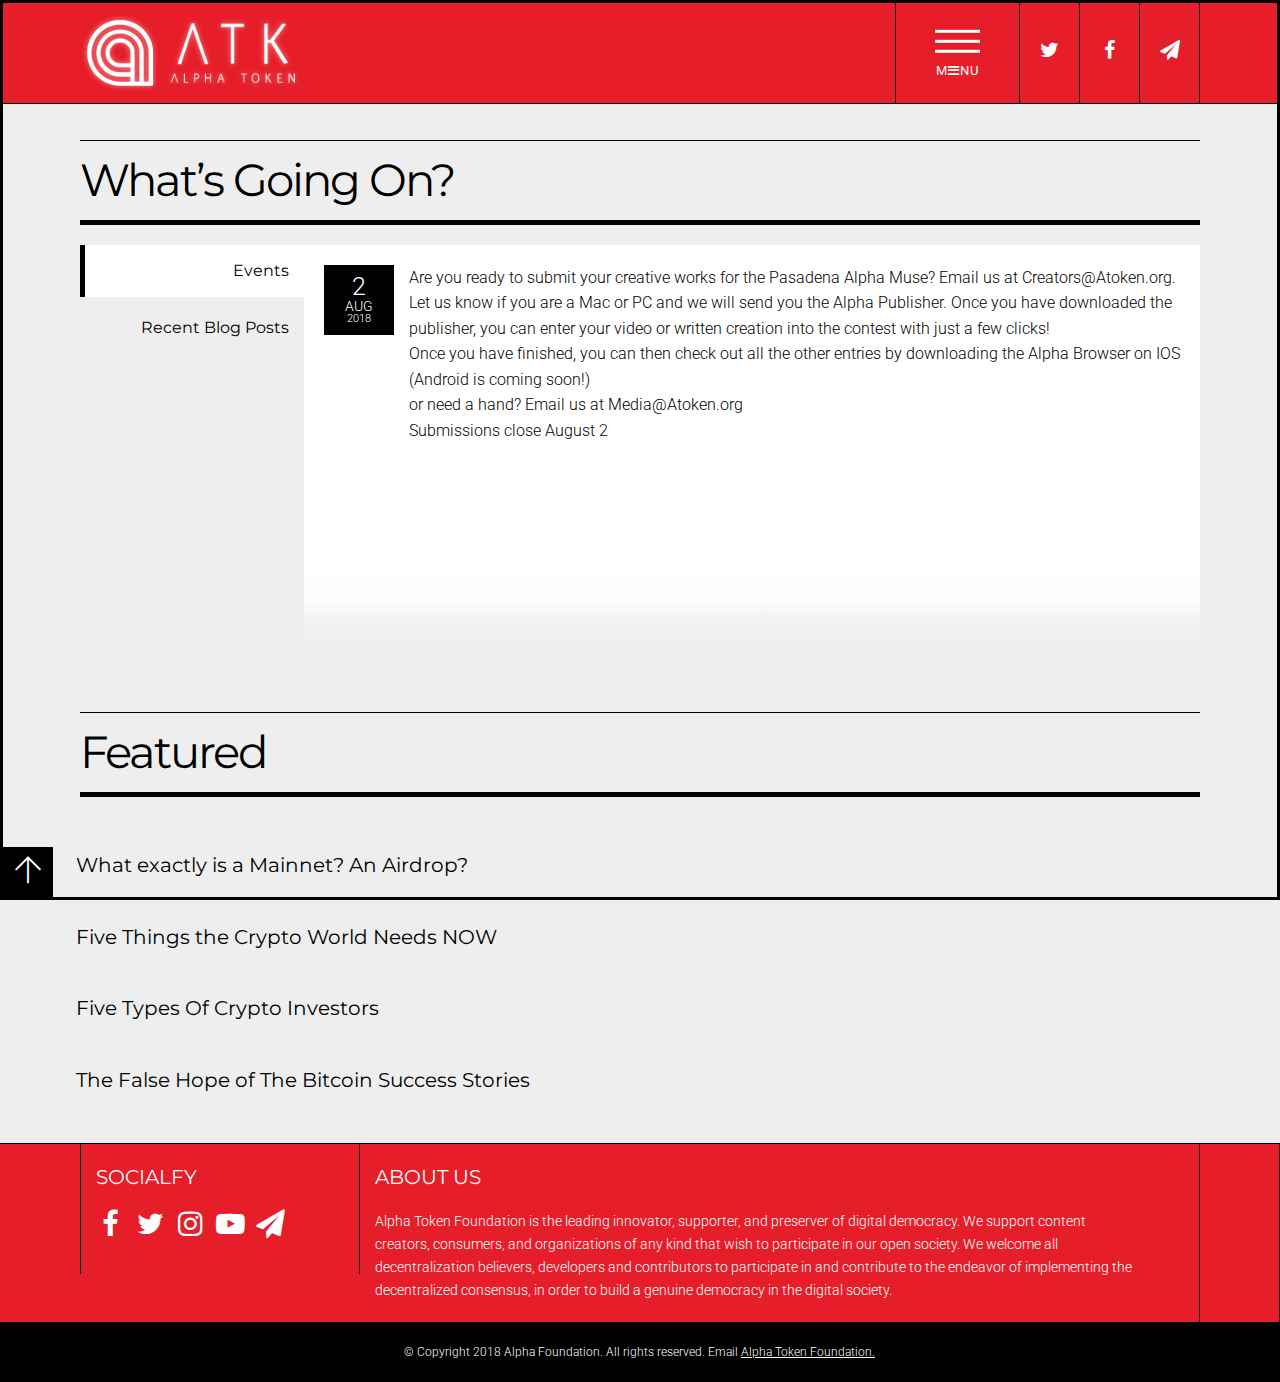
<file: events.html>
<!doctype html>
<!--[if lte IE 8 ]> <html class="no-js ie8" lang="en"> <![endif]-->
<!--[if IE 9 ]> <html class="no-js ie9" lang="en"> <![endif]-->
<!--[if (gte IE 10)|!(IE)]><!-->
<html class="no-js" lang="en">
<!--<![endif]-->
<head>
    <meta charset="utf-8">
    <meta name="viewport" content="width=device-width, initial-scale=1" />
    <title>Alpha Token Foundation</title>
    <meta name="description" content="Alpha Token Foundation is changing the way we manage our data. We are Digitzens who own and control the entirety of our digital assets. It’s time to take back our wealth!">
    
   
    <link href="assets/css/bootstrap.min.css" rel="stylesheet" type="text/css">
    <link href="https://cdnjs.cloudflare.com/ajax/libs/font-awesome/4.3.0/css/font-awesome.min.css" rel="stylesheet">
    <link href="assets/css/theme-assets.min.css" rel="stylesheet" type="text/css">
    <link href="assets/css/logo-font.css" rel="stylesheet" type="text/css">
    <link href="assets/css/b-different-red-black.min.css" rel="stylesheet" type="text/css">
	<link href="https://fonts.googleapis.com/css?family=Open+Sans:300,300i,400,400i,600,600i,700,700i,800,800i" rel="stylesheet">
    <link rel="shortcut icon" href="assets/images/28_28-logo.png">
    <!-- SCRIPTS IN HEAD ============================================== -->
    <script src="assets/js/modernizr.2.8.3.js"></script>
    
    <!--[if lt IE 9]>
   <script src="assets/js/respond.min.js"></script>
   <![endif]-->
    
    <!-- +++++++ jQuery library ============================================== -->
    <script src="https://ajax.googleapis.com/ajax/libs/jquery/1.11.1/jquery.min.js"></script>
    <script>
   if (!window.jQuery) {
       document.write('<script src="assets/js/jquery-1.11.1.min.js"><\/script>');
   }
   </script>
    
    <!-- WINDOWS 8 Phones BUG FIX -->
    <script src="assets/js/windows-fix.js"></script>
</head>
<body>

<!-- +++++ No Script Fallback notice +++++ -->
<noscript>
<div>Turn on your JavaScript!</div>
</noscript>
<!-- accessibility skip to nav skip content -->
<ul class="sr-only" id="top">
    <li><a href="#nav" title="Skip to navigation" accesskey="n">Skip to Navigation</a></li>
    <li><a href="#page" title="Skip to content" accesskey="c">Skip to Content</a></li>
</ul>
<!--  /.sr-only accessibility--> 
<!-- =============== HEADER ==============================-->
<header class="header">
    <div class="header-inner"> 
        <!-- :: info :: .header-inner acts like container --> 
        <!-- #### logo font  -->
        <div class="logo-brand"> <a href="../index.html">
            <span class="logo-brand-inner">
                <img src="assets/images/atk-logo.png" alt="Alpha Token Foundation">
            </span>
            </a> </div>
        <!-- /.logo-brand-->
        
        <div class="header-btn-bar"> 
            <!-- .menu-toggle --> 
            <a href="#" class="menu-toggle" data-slide="slide" data-target="#navigation-panel"> 
            <!-- this above data-slide toggles the #navigation-panel .slide-panel -->
            <div class="menu-toggle-inner">
                <span class="veggieburger">
                    <span class="lines">
                    </span>
                </span>
                <!--/.veggieburger-->
                <span class="menu-toggle-text">
                    M<i class="fa fa-bars"></i>NU
                </span>
            </div>
            </a> 
            <!-- /.menu-toggle-->
            <div class="header-btn-wrapper clearfix"> 
                <!-- /.header-btn-row-->
                <div class="header-btn-row"> 
                    <!--<a href="#" class="header-btn header-btn-sm search-toggle" data-slide="slide" data-target="#search-panel" data-hover="tooltip" data-placement="left" title="search"> <i class="fa fa-search header-icon"></i> </a> -->
                    <a href="https://twitter.com/AlphaToken_ATK/" class="header-btn header-btn-sm" data-hover="tooltip" data-placement="left" title="follow us on twitter"> <i class="fa fa-twitter header-icon"></i> </a> 
                    <a href="https://m.facebook.com/AlphaBrowser/" class="header-btn header-btn-sm" data-hover="tooltip" data-placement="left" title="like us on facebook"> <i class="fa fa-facebook header-icon"></i> </a> 
                    <a href="https://t.me/alphatoken/" class="header-btn header-btn-sm" data-hover="tooltip" data-placement="left" title="Join us!"> <i class="fa fa-paper-plane header-icon"></i> </a> 
                 
                </div>
                <!-- /END .header-btn-row--> 
            </div>
            <!-- /END .header-btn-wrapper--> 
        </div>
        <!-- /END .header-btn-bar --> 
        
    </div>
    <!-- /END .header-inner --> 
</header>
<!-- =============== END HEADER ==============================--> 

<!-- ================== BEGIN SLIDE OUT PANELS  ================= -->
<div class="slide-panel-parent"> 
    <!-- .slide-panel-parent goes around all the panels --> 
    <!-- _____________ NAVIGATION PANEL _______ -->
    <div class="slide-panel" id="navigation-panel"> <a href="#" class="close ti ti-close"> 
        <!--themify icon font--> 
        </a>
        <div class="container">
            <div class="row">
                <div class="col-md-6 col-lg-8"> <!-- _________ BEGIN NAVIGATION ___________ -->
                    <nav id="nav" role="navigation">
                       <ul>
                            <li><a href="index.html">Home</a></li>
                            <li><a href="events.html">Events</a></li>
                            <li><a href="author.html">Author</a></li>
                            <li><a href="faq.html">FAQ</a></li>
							<li><a href="blog.html">Blog</a></li>
							<li><a href="video.html">Video</a></li>
                        </ul>
                    </nav>
                </div>
                <!--/.col-md-6 col-lg-8 -->
                <div class="col-md-6 col-lg-4">
                    <h4 class="h2">Latest News</h4>
                    <ul>
						<li><a href="blog/6-9-2018.html">What exactly is a Mainnet? An Airdrop?</a></li>
                        <li><a href="blog/6-5-2018.html">Five Things the Crypto World Needs NOW</a></li>
                        <li><a href="blog/5-29-2018.html">Five Types Of Crypto Investors</a></li>
                        <li><a href="blog/5-25-2018.html">The False Hope of The Bitcoin Success Stories</a></li>
                        <li><a href="blog/5-22-2018.html">Who Are the Crypto Celebrities?</a></li>
						<li><a href="blog/5-20-2018.html">How To Win In Crypto Without Investing Money</a></li>
                    </ul>
                    <h4 class="h2">Latest Work</h4>
                    <ul class="img-widget fade-hover-img">
                        <li><a href="blog/6-9-2018.html"><img src="assets/post-images/blog/6-9-2018/image1.jpg" alt="" /></a></li>
                        <li><a href="blog/6-5-2018.html"><img src="assets/post-images/blog/6-5-2018/image4.jpg" alt="" /></a></li>
                        <li><a href="blog/5-29-2018.html"><img src="assets/post-images/blog/img/invest.gif" alt="" /></a></li>
                        <li><a href="blog/5-25-2018.html"><img src="assets/post-images/blog/img/wrong_way.jpg" alt="" /></a></li>
                        <li><a href="blog/5-22-2018.html"><img src="assets/post-images/blog/img/drinks.gif" alt="" /></a></li>
                        <li><a href="blog/5-20-2018.html"><img src="assets/post-images/blog/img/chess.jpg" alt="" /></a></li>
                    </ul>
                    <!--/.img-widget--> 
                </div>
                <!--/.col-md-6 col-lg-4 --> </div>
            <!--/.row --> </div>
        <!--/.container inside #navigation-panel --> 
    </div>
    <!--/.slide-panel #navigation-panel --> 
    <!-- _________ SEARCH PANEL #search-panel___________ -->
    <div class="slide-panel search" id="search-panel"> <a href="#" class="close ti ti-close"> 
        <!--themify icon font--> 
        </a>
        <div class="container">
            <h3 class="slide-panel-title">Search</h3>
            <form role="form">
                <div class="form-group">
                    <input type="search" placeholder="Enter search term and press enter" class="form-control">
                </div>
                <!--/.form-group -->
            </form>
        </div>
        <!--/.container --> 
    </div>
</div>
<!-- END .slide-down-parent --> 
<!-- ================== END SLIDE OUT PANELS  ================= --> 
<!-- =============== BEGIN #page ==============================-->
<div id="page"> 
    <!-- =========== BEGIN CONTENT FOR THE PAGE =========================================================================== -->
    <div class="page-content" role="main">
        <div class="container"> 
            <!-- .container for entire page -->
            
            <div class="headline-inline">
                <h3 class="headline"> What’s Going On? </h3>
            </div>
            <!-- /.headline-inline --> 
            
            <!-- BEGIN tabs-left these are tabs on the left on larger viewports and it turns into an accordion (collapse) on small viewports -->
            <div class="tabs-left"> 
                
                <!--begin tabs going in wide content -->
                <ul class="nav nav-tabs content-tabs" id="tab-example-1" role="tablist">
                    <li class="active"><a href="#events" role="tab" data-toggle="tab">Events</a></li>
                    <li><a href="#blog" role="tab" data-toggle="tab">Recent Blog Posts</a></li>
                    
                </ul>
                
                <!--/.nav-tabs.content-tabs -->
                <div class="tab-content">
                    <div class="tab-pane active" id="events">
                        <div class="pane-content clearfix">
                            <ul class="list-unstyled media-list">
                                <li> 
                                    <!-- remember that all the content inside the <li> is a link taht's why you don't put links inside the .media-list-content or they won't work --> 
                                    <a href="#">
                                    <div class="media-list-visual">
                                        <div class="media-list-date">
                                            <div class="media-list-date-inner">
                                                <span class="day">
                                                    2
                                                </span>
                                                <span class="month">
                                                    Aug
                                                </span>
                                                <span class="year">
                                                    2018
                                                </span>
                                            </div>
                                            <!-- / .media-list-date-inner --> 
                                        </div>
                                        <!-- / .media-list-date --> 
                                    </div>
                                    <!-- / .media-list-visual --> 
                                    <!-- if this goes in a side bar, the text must be truncated using a plugin for this -->
                                    <div class="media-list-content">
                                        <p>Are you ready to submit your creative works for the Pasadena Alpha Muse? Email us at Creators@Atoken.org. Let us know if you are a Mac or PC and we will send you the Alpha Publisher. Once you have downloaded the publisher, you can enter your video or written creation into the contest with just a few clicks!<br>
										Once you have finished, you can then check out all the other entries by downloading the Alpha Browser on IOS (Android is coming soon!)<br>
										 or need a hand? Email us at Media@Atoken.org<br>
										Submissions close August 2 </p>
                                    </div>
                                    <!-- / .media-list-content --> 
                                    </a> 
                                    <!-- / end link that surrounds the .media-list list item --> 
                                </li>
                            </ul>
                        </div>
                        <!--/.pane-content --> 
                        
                    </div>
                    <!--/.tab-pane -->
                    
                    <div class="tab-pane" id="blog">
                        <div class="pane-content">
                            <ul class="list-unstyled media-list">
                                <li> <a href="blog/6-9-2018.html">
                                    <div class="media-list-visual"><img src="assets/post-images/blog/6-9-2018/image1.jpg" alt="" /></div>
                                    <!-- / .media-list-visual --> 
                                    <!-- if this goes in a side bar, the text must be truncated using a plugin for this -->
                                    <div class="media-list-content">
                                        <p>
                                            <span class="ti ti-calendar">
                                            </span>
                                            June 9, 2018 – Cryptocurrency and blockchain terminology gets thrown around by so many different people in conversation without everyone really understanding what they are saying. Eric takes a look at what is a mainnet, and what exactly is an airdrop so you can make better blockchain and cryptocurrency choices. </p>
                                    </div>
                                    <!-- / .media-list-content --> 
                                    </a> </li>
                                <li> <a href="blog/6-5-2018.html">
                                    <div class="media-list-visual"><img src="assets/post-images/blog/6-5-2018/image4.jpg" alt="" /></div>
                                    <!-- / .media-list-visual -->
                                    <div class="media-list-content">
                                        <p>
                                            <span class="ti ti-calendar">
                                            </span>
                                            June 5, 2018 – The cryptocurrency world is one full of innovation, creativity, new outstanding technology. Here are five things that it needs to have to make all of our lives and cryptocurrency investments easier.</p>
                                    </div>
                                    <!-- / .media-list-content --> 
                                    </a> </li>
                                <li> <a href="blog/5-29-2018.html">
                                    <div class="media-list-visual"><img src="assets/post-images/blog/img/invest.gif" alt="" /></div>
                                    <!-- / .media-list-visual -->
                                    <div class="media-list-content">
                                        <p>
                                            <span class="ti ti-calendar">
                                            </span>
                                            May 29, 2018 – Investing in cryptocurrency is a hot topic right now, with hundreds of thousands of people looking to find the next Bitcoin. This has led to some very interesting types of cryptocurrency investors that you see all the time. </p>
                                    </div>
                                    <!-- / .media-list-content --> 
                                    </a> </li>
                                <li> <a href="blog/5-25-2018.html">
                                    <div class="media-list-visual"><img src="assets/post-images/blog/img/wrong_way.jpg" alt="" /></div>
                                    <!-- / .media-list-visual -->
                                    <div class="media-list-content">
                                        <p>
                                            <span class="ti ti-calendar">
                                            </span>
                                             May 25, 2018 – Bitcoin stories about rags to riches and 80 million dollar pizzas make for great headlines. However, these stories undercut the reality behind investing in cryptocurrencies with false hope.</p>
                                    </div>
                                    <!-- / .media-list-content --> 
                                    </a> </li>
                                <li> <a href="blog/5-22-2018.html">
                                    <div class="media-list-visual"><img src="assets/post-images/blog/img/drinks.gif" alt="" /></div>
                                    <!-- / .media-list-visual -->
                                    <div class="media-list-content">
                                        <p>
                                            <span class="ti ti-calendar">
                                            </span>
                                            May 22, 2018 – The cryptocurrency and blockchain industry, like any traditional industry, has its own set of celebrities. These are the movers and shakers of the crypto industry. </p>
                                    </div>
                                    <!-- / .media-list-content --> 
                                    </a> </li>
                            </ul>
                        </div>
                        <!--/.pane-content --> 
                    </div>
                    <!--/.tab-pane -->
                </div>
                <!--/.tab-content --> 
            </div>
            <!-- /END tabs-left --> 
            
            <!-- VERTICAL SPACING -->
            <hr class="vertical-spacer vertical-spacer-lg">
            <div class="headline-inline">
                <h3 class="headline"> Featured </h3>
                </div>
            <!-- /.headline-inline -->
            
            <div class="multi-item-slick slick-dots-left fade-hover-img">
                <div class="slick-slider-item"> <a href="blog/6-9-2018.html">
                    <figure> <img data-lazy="assets/post-images/blog/6-9-2018/image1.jpg" alt="">
                        <figcaption>
                            <h3>What exactly is a Mainnet? An Airdrop?</h3>
                           
                        </figcaption>
                    </figure>
                    </a>
                    
                </div>
                <!-- /.slick-slider-item -->
                <div class="slick-slider-item"> <a href="blog/6-5-2018.html">
                    <figure> <img data-lazy="assets/post-images/blog/6-5-2018/image4.jpg" alt="">
                        <figcaption>
                            <h3>Five Things the Crypto World Needs NOW</h3>
                           
                        </figcaption>
                    </figure>
                    </a>
                    
                </div>
                <!-- /.slick-slider-item -->
                <div class="slick-slider-item"> <a href="blog/5-29-2018.html">
                    <figure> <img data-lazy="assets/post-images/blog/img/invest.gif" alt="">
                        <figcaption>
                            <h3>Five Types Of Crypto Investors</h3>
                           
                        </figcaption>
                    </figure>
                    </a>
                   
                </div>
                <div class="slick-slider-item"> <a href="blog/5-25-2018.html">
                    <figure> <img data-lazy="assets/post-images/blog/img/wrong_way.jpg" alt="">
                        <figcaption>
                            <h3>The False Hope of The Bitcoin Success Stories</h3>
                           
                        </figcaption>
                    </figure>
                    </a>
                    
                </div>
				
                <!-- /.slick-slider-item -->
               
            </div>
            <!-- /.multi-item-slick --> 

            <!-- /.row --> 
        </div>
        <!-- / .container --> 
    </div>
    <!-- /.page-content role=main --> 
    <!--=========== END CONTENT FOR THE PAGE ============================================================ --> 
</div>
<!-- ================== END #page ================= --> 
<!-- ================== FOOTER ================= -->
<footer class="footer">
    <div class="footer-column-wrapper">
        <div class="container">
            <div class="row footer-row equal-height-col">
                <div class="col-sm-5 col-md-3 footer-col">
                    <h4 class="footer-title">Socialfy</h4>
                    <ul class="social-icon-list">
                        <li><a href="https://m.facebook.com/AlphaBrowser/"><i class="fa fa-fw fa-2x fa-facebook"></i></a></li>
                        <li><a href="https://twitter.com/AlphaToken_ATK/"><i class="fa fa-fw fa-2x fa-twitter"></i></a></li>
                        <!--<li><a href="#"><i class="fa fa-fw fa-2x fa-github"></i></a></li>-->
                        <li><a href="https://www.instagram.com/alphabrowser/"><i class="fa fa-fw fa-2x fa-instagram"></i></a></li>
						<li><a href="https://www.youtube.com/channel/UChzwRKdjdqA3fXKEA8N69Cg"><i class="fa fa-fw fa-2x fa-youtube-play"></i></a></li>
                        <li><a href="https://t.me/alphatoken/"><i class="fa fa-fw fa-2x fa-paper-plane"></i></a></li>
                    </ul>
                </div>
                <!-- /.col-sm-5 .col-md-3 footer-col -->
                <div class="col-sm-7 col-md-9 footer-col">
                    <h4 class="footer-title">About Us</h4>
					<p>Alpha Token Foundation is the leading innovator, supporter, and preserver of digital democracy. We support content creators, consumers, and organizations of any kind that wish to participate in our open society.  We welcome all decentralization believers, developers and contributors to participate in and contribute to the endeavor of implementing the decentralized consensus, in order to build a genuine democracy in the digital society.</p>
                </div>
                <!-- /.col-sm-7 col-md-9 footer-col--> 
            </div>
            <!--/.row .footer-row-->
            
            <!--/.row .footer-row --> 
        </div>
        <!--/.container --> 
    </div>
    <!--/.footer-column-wrapper -->
    <div class="footer-copyright">
        <div class="container">
            <p class="no-margin">© Copyright 2018 Alpha Foundation. 
                All rights reserved.  
                Email <a href="suport@atoken.org" class="link-underline">Alpha Token Foundation.</a> 
        </div>
    </div>
    <!--/.footer-copyright--> 
</footer>
<!-- ================== /.END footer ================= --> 
<!-- _________ GO TO TOP ___________ --> 
<a id="go-to-top" href="#top" title="up"> <i class="ti ti-arrow-up"></i> </a> 

<!-- _________ FOOTER SCRIPTS  ________ --> 
<script src="assets/js/jquery.touch-swipe.js"></script> <!-- adds touch swipe to the theme's bootstrap carousel --> 
<script src="assets/js/bootstrap.min.js"></script> <!-- bootstrap's js --> 
<script src="assets/js/jquery.bootstrap.addon.js"></script><!-- initializations and custom scripts for bootstrap --> 
<script src="assets/js/jquery.magnific-popup.js"></script><!-- image popups, video, modals, etc., contains the initializations --> 
<script src="assets/js/jquery.slick-slider.min.js"></script> <!-- base carousel/slider SLICK SLIDER --> 
<script src="assets/js/jquery.isotope.masonry.js"></script> <!-- Isotope w/Masonry also contains the initializations --> 

<script src="assets/js/jquery.main.js"></script> <!-- CORE scripts and initializations -->

</body>
</html>
</file>
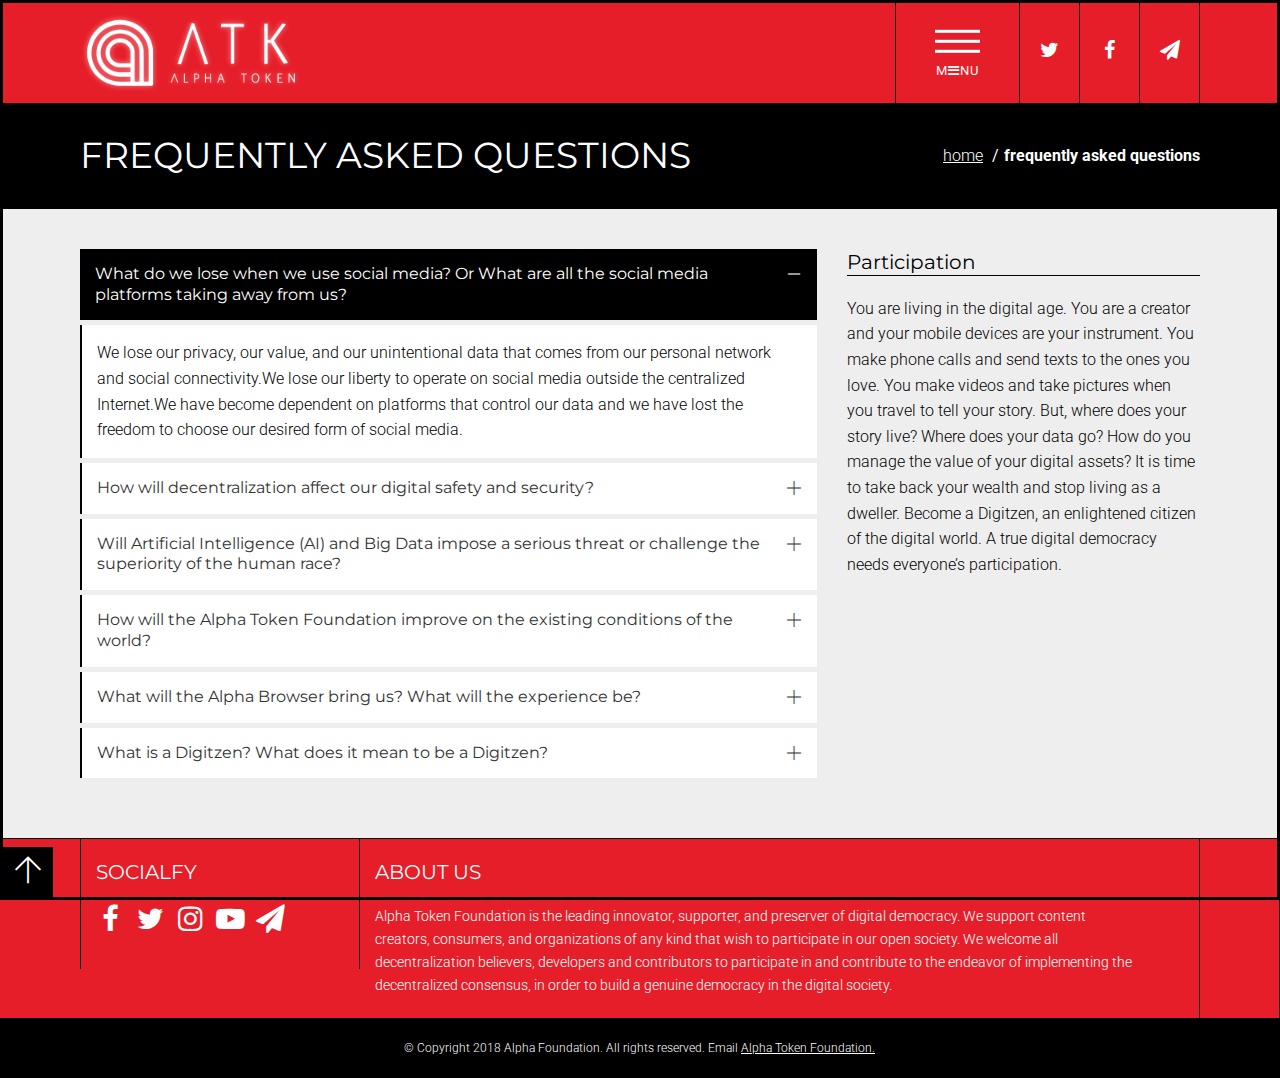
<file: faq.html>
<!doctype html>
<!--[if lte IE 8 ]> <html class="no-js ie8" lang="en"> <![endif]-->
<!--[if IE 9 ]> <html class="no-js ie9" lang="en"> <![endif]-->
<!--[if (gte IE 10)|!(IE)]><!-->
<html class="no-js" lang="en">
<!--<![endif]-->
<head>
    <meta charset="utf-8">
    <meta name="viewport" content="width=device-width, initial-scale=1" />
    <title>Alpha Token Foundation</title>
    <meta name="description" content="Alpha Token Foundation is changing the way we manage our data. We are Digitzens who own and control the entirety of our digital assets. It’s time to take back our wealth!">
    
   
    <link href="assets/css/bootstrap.min.css" rel="stylesheet" type="text/css">
    <link href="https://cdnjs.cloudflare.com/ajax/libs/font-awesome/4.3.0/css/font-awesome.min.css" rel="stylesheet">
    <link href="assets/css/theme-assets.min.css" rel="stylesheet" type="text/css">
    <link href="assets/css/logo-font.css" rel="stylesheet" type="text/css">
    <link href="assets/css/b-different-red-black.min.css" rel="stylesheet" type="text/css">
	<link href="https://fonts.googleapis.com/css?family=Open+Sans:300,300i,400,400i,600,600i,700,700i,800,800i" rel="stylesheet">
    <link rel="shortcut icon" href="assets/images/28_28-logo.png">
    <!-- SCRIPTS IN HEAD ============================================== -->
    <script src="assets/js/modernizr.2.8.3.js"></script>
    
    <!--[if lt IE 9]>
   <script src="assets/js/respond.min.js"></script>
   <![endif]-->
    
    <!-- +++++++ jQuery library ============================================== -->
    <script src="https://ajax.googleapis.com/ajax/libs/jquery/1.11.1/jquery.min.js"></script>
    <script>
   if (!window.jQuery) {
       document.write('<script src="assets/js/jquery-1.11.1.min.js"><\/script>');
   }
   </script>
    
    <!-- WINDOWS 8 Phones BUG FIX -->
    <script src="assets/js/windows-fix.js"></script>
</head>
<body>

<!-- +++++ No Script Fallback notice +++++ -->
<noscript>
<div>Turn on your JavaScript!</div>
</noscript>
<!-- accessibility skip to nav skip content -->
<ul class="sr-only" id="top">
    <li><a href="#nav" title="Skip to navigation" accesskey="n">Skip to Navigation</a></li>
    <li><a href="#page" title="Skip to content" accesskey="c">Skip to Content</a></li>
</ul>
<!--  /.sr-only accessibility--> 
<!-- =============== HEADER ==============================-->
<header class="header">
    <div class="header-inner"> 
        <!-- :: info :: .header-inner acts like container --> 
        <!-- #### logo font  -->
        <div class="logo-brand"> <a href="../index.html">
            <span class="logo-brand-inner">
                <img src="assets/images/atk-logo.png" alt="Alpha Token Foundation">
            </span>
            </a> </div>
        <!-- /.logo-brand-->
        
        <div class="header-btn-bar"> 
            <!-- .menu-toggle --> 
            <a href="#" class="menu-toggle" data-slide="slide" data-target="#navigation-panel"> 
            <!-- this above data-slide toggles the #navigation-panel .slide-panel -->
            <div class="menu-toggle-inner">
                <span class="veggieburger">
                    <span class="lines">
                    </span>
                </span>
                <!--/.veggieburger-->
                <span class="menu-toggle-text">
                    M<i class="fa fa-bars"></i>NU
                </span>
            </div>
            </a> 
            <!-- /.menu-toggle-->
            <div class="header-btn-wrapper clearfix"> 
                <!-- /.header-btn-row-->
                <div class="header-btn-row"> 
                    <!--<a href="#" class="header-btn header-btn-sm search-toggle" data-slide="slide" data-target="#search-panel" data-hover="tooltip" data-placement="left" title="search"> <i class="fa fa-search header-icon"></i> </a> -->
                    <a href="https://twitter.com/AlphaToken_ATK/" class="header-btn header-btn-sm" data-hover="tooltip" data-placement="left" title="follow us on twitter"> <i class="fa fa-twitter header-icon"></i> </a> 
                    <a href="https://m.facebook.com/AlphaBrowser/" class="header-btn header-btn-sm" data-hover="tooltip" data-placement="left" title="like us on facebook"> <i class="fa fa-facebook header-icon"></i> </a> 
                    <a href="https://t.me/alphatoken/" class="header-btn header-btn-sm" data-hover="tooltip" data-placement="left" title="Join us!"> <i class="fa fa-paper-plane header-icon"></i> </a> 
                 
                </div>
                <!-- /END .header-btn-row--> 
            </div>
            <!-- /END .header-btn-wrapper--> 
        </div>
        <!-- /END .header-btn-bar --> 
        
    </div>
    <!-- /END .header-inner --> 
</header>
<!-- =============== END HEADER ==============================--> 

<!-- ================== BEGIN SLIDE OUT PANELS  ================= -->
<div class="slide-panel-parent"> 
    <!-- .slide-panel-parent goes around all the panels --> 
    <!-- _____________ NAVIGATION PANEL _______ -->
    <div class="slide-panel" id="navigation-panel"> <a href="#" class="close ti ti-close"> 
        <!--themify icon font--> 
        </a>
        <div class="container">
            <div class="row">
                <div class="col-md-6 col-lg-8"> <!-- _________ BEGIN NAVIGATION ___________ -->
                    <nav id="nav" role="navigation">
                        <ul>
                            <li><a href="index.html">Home</a></li>
                            <li><a href="events.html">Events</a></li>
                            <li><a href="author.html">Author</a></li>
                            <li><a href="faq.html">FAQ</a></li>
							<li><a href="blog.html">Blog</a></li>
							<li><a href="video.html">Video</a></li>
                        </ul>
                    </nav>
                </div>
                <!--/.col-md-6 col-lg-8 -->
                <div class="col-md-6 col-lg-4">
                    <h4 class="h2">Latest News</h4>
                    <ul>
						<li><a href="blog/6-9-2018.html">What exactly is a Mainnet? An Airdrop?</a></li>
                        <li><a href="blog/6-5-2018.html">Five Things the Crypto World Needs NOW</a></li>
                        <li><a href="blog/5-29-2018.html">Five Types Of Crypto Investors</a></li>
                        <li><a href="blog/5-25-2018.html">The False Hope of The Bitcoin Success Stories</a></li>
                        <li><a href="blog/5-22-2018.html">Who Are the Crypto Celebrities?</a></li>
						<li><a href="blog/5-20-2018.html">How To Win In Crypto Without Investing Money</a></li>
                    </ul>
                    <h4 class="h2">Latest Work</h4>
                    <ul class="img-widget fade-hover-img">
                        <li><a href="blog/6-9-2018.html"><img src="assets/post-images/blog/6-9-2018/image1.jpg" alt="" /></a></li>
                        <li><a href="blog/6-5-2018.html"><img src="assets/post-images/blog/6-5-2018/image4.jpg" alt="" /></a></li>
                        <li><a href="blog/5-29-2018.html"><img src="assets/post-images/blog/img/invest.gif" alt="" /></a></li>
                        <li><a href="blog/5-25-2018.html"><img src="assets/post-images/blog/img/wrong_way.jpg" alt="" /></a></li>
                        <li><a href="blog/5-22-2018.html"><img src="assets/post-images/blog/img/drinks.gif" alt="" /></a></li>
                        <li><a href="blog/5-20-2018.html"><img src="assets/post-images/blog/img/chess.jpg" alt="" /></a></li>
                    </ul>
                    <!--/.img-widget--> 
                </div>
                <!--/.col-md-6 col-lg-4 --> </div>
            <!--/.row --> </div>
        <!--/.container inside #navigation-panel --> 
    </div>
    <!--/.slide-panel #navigation-panel --> 
    <!-- _________ SEARCH PANEL #search-panel___________ -->
    <div class="slide-panel search" id="search-panel"> <a href="#" class="close ti ti-close"> 
        <!--themify icon font--> 
        </a>
        <div class="container">
            <h3 class="slide-panel-title">Search</h3>
            <form role="form">
                <div class="form-group">
                    <input type="search" placeholder="Enter search term and press enter" class="form-control">
                </div>
                <!--/.form-group -->
            </form>
        </div>
        <!--/.container --> 
    </div>
</div>
<!-- END .slide-down-parent --> 
<!-- ================== END SLIDE OUT PANELS  ================= --> 
<!-- =============== BEGIN #page ==============================-->
<div id="page"> 
    <!-- =========== PAGE HEADER ON ALL BUT INDEX PAGES =========================================================================== --> 
    <!-- _________ Page Header ___________ -->
    <div class="page-header-primary">
        <div class="container">
            <h2>Frequently Asked Questions</h2>
            <ol class="breadcrumb page-header-breadcrumb hidden-xs">
                <li><a href="index.html" class="link-underline">Home</a></li>
                <li class="active">Frequently Asked Questions</li>
            </ol>
        </div>
        <!-- /.container (for page-header-primary) --> 
    </div>
    <!-- /.page-header-primary --> 
    <!-- =========== BEGIN CONTENT FOR THE PAGE =========================================================================== -->
    <div class="page-content" role="main">
        <div class="container">
            <div class="row">
                <div class="col-sm-4 col-sm-push-8">
                    <h4 class="title">Participation</h4>
                    <p>You are living in the digital age. You are a creator and your mobile devices are your instrument. You make phone calls and send texts to the ones you love. You make videos and take pictures when you travel to tell your story. But, where does your story live? Where does your data go? How do you manage the value of your digital assets? It is time to take back your wealth and stop living as a dweller. Become a Digitzen, an enlightened citizen of the digital world. A true digital democracy needs everyone’s participation.</p>
                </div>
                <!-- /.col-sm-4 -->
                
                <div class="col-sm-8 col-sm-pull-4">
                    <div class="panel-group" id="faq-list">
                        <div class="panel panel-default">
                            <div class="panel-heading">
                                <h4 class="panel-title"> <a data-toggle="collapse" data-parent="#faq-list" href="#question-1">What do we lose when we use social media? Or What are all the social media platforms taking away from us?</a> </h4>
                            </div>
                            <!--/.panel-heading -->
                            <div id="question-1" class="panel-collapse collapse in">
                                <div class="panel-body">
                                    <p>We lose our privacy, our value, and our unintentional data that comes from our personal network and social connectivity.We lose our liberty to operate on social media outside the centralized Internet.We have become dependent on platforms that control our data and we have lost the freedom to choose our desired form of social media. </p>
                                </div>
                                <!--/.panel-body --> 
                            </div>
                            <!--/.panel-collapse --> 
                        </div>
                        <!-- /.panel -->
                        <div class="panel panel-default">
                            <div class="panel-heading">
                                <h4 class="panel-title"> <a class="collapsed" data-toggle="collapse" data-parent="#faq-list" href="#question-2"> How will decentralization affect our digital safety and security? </a> </h4>
                            </div>
                            <!--/.panel-heading -->
                            <div id="question-2" class="panel-collapse collapse">
                                <div class="panel-body">
                                    <p>In a decentralized network system, large-scale hacks will become obsolete because there will be no centralized database or storage that can be targeted. This improves the overall safety, as cyber attacks would be focused on individual accounts.Decentralized networks will be able to maintain functionality if nodes are lost or damaged because of their worldwide distribution.</p>
                                </div>
                                <!--/.panel-body --> 
                            </div>
                            <!--/.panel-collapse --> 
                        </div>
                        <!-- /.panel -->
                        <div class="panel panel-default">
                            <div class="panel-heading">
                                <h4 class="panel-title"> <a class="collapsed" data-toggle="collapse" data-parent="#faq-list" href="#question-3">Will Artificial Intelligence (AI) and Big Data impose a serious threat or challenge the superiority of the human race? </a> </h4>
                            </div>
                            <!--/.panel-heading -->
                            <div id="question-3" class="panel-collapse collapse">
                                <div class="panel-body">
                                    <p> In a digital democracy, no single, centralized power will ever be in complete control of the computation and data. Instead, the control will be in the hands of the public and the individuals.A digital democracy will be governed by consensus, not by a single person or entity. There can be multiple outcomes regarding AI: The replacement of the human race can become a possibility if AI continues to leverage big data in a centralized digital society. In a decentralized society, the human race can fuse with AI to create a new experience and existence that utilizes an inclusive operating system. This form of AI will coexist and work together with humanity while utilizing decentralized storage, transmission, and processing power. </p>
                                </div>
                                <!--/.panel-body --> 
                            </div>
                            <!--/.panel-collapse --> 
                        </div>
                        <!-- /.panel -->
                        <div class="panel panel-default">
                            <div class="panel-heading">
                                <h4 class="panel-title"> <a class="collapsed" data-toggle="collapse" data-parent="#faq-list" href="#question-4">How will the Alpha Token Foundation improve on the existing conditions of the world?</a> </h4>
                            </div>
                            <!--/.panel-heading -->
                            <div id="question-4" class="panel-collapse collapse">
                                <div class="panel-body">
                                    <p> We will build a foundation and infrastructure to develop and spearhead a movement to a decentralized ecosystem and economy. </p>
                                    <p>We will preserve digital democracy and further secure our digital assets. </p>
									<p>We will support endeavors that align with our vision by opening our platform and by providing technology, infrastructure, resources, community, and financial support. </p>
									<p>We will look to prevent the nefarious development of AI by integrating the technology within humanity to form a harmonious species.</p>
                                </div>
                                <!--/.panel-body --> 
                            </div>
                            <!--/.panel-collapse --> 
                        </div>
                        <!-- /.panel -->
                        <div class="panel panel-default">
                            <div class="panel-heading">
                                <h4 class="panel-title"> <a class="collapsed" data-toggle="collapse" data-parent="#faq-list" href="#question-5"> What will the Alpha Browser bring us? What will the experience be? </a> </h4>
                            </div>
                            <!--/.panel-heading -->
                            <div id="question-5" class="panel-collapse collapse">
                                <div class="panel-body">
                                    <p> Alpha Browser will bring the ability to build a lifelong digital asset portfolio that is free of the guidelines and cost of a centralized network. Instead of “renting space” in the centralized internet world controlled by the monopolies, Alpha Browser users can accumulate their own digital wealth and completely own their entire digital asset.</p>
                                    <p>Alpha Browser is an important module of the first truly decentralized content ecosystem that incorporates decentralized file storage, file transmission, and computation.</p>
									<p>Content creators and publishers have complete control of their own creation and intellectual property.</p>
									<p>Content creators and publishers enjoy complete control of the financial returns of their creation.</p>
									<p>Content creators and publishers have total flexibility and control of the advertising and promotion of their content. There will be no need to go through a third party or agency.</p>
									<p>The private information of the users are well protected with a browsing experience that leaves no digital footprint.</p>
									<p>Content creators, consumers, and advertisers have direct peer-to-peer communication.</p>
                                </div>
                                <!--/.panel-body --> 
                            </div>
                            <!--/.panel-collapse --> 
                        </div>
                        <!-- /.panel -->
                        <div class="panel panel-default">
                            <div class="panel-heading">
                                <h4 class="panel-title"> <a class="collapsed" data-toggle="collapse" data-parent="#faq-list" href="#question-6"> What is a Digitzen? What does it mean to be a Digitzen? </a> </h4>
                            </div>
                            <!--/.panel-heading -->
                            <div id="question-6" class="panel-collapse collapse">
                                <div class="panel-body">
                                    <p> Digitzens are enlightened citizens of the digital word who are free from the centralized soci0-economic oppression and manipulation.  A Digitzen possesses and maintains complete individual liberty within a digital ecosystem that fosters freedom of speech and choice of platform. A Digitzen is an enlightened member of a digital democracy that puts economic, social, and political control back in the hands of its citizens.</p>
                                </div>
                                <!--/.panel-body --> 
                            </div>
                            <!--/.panel-collapse --> 
                        </div>
                        <!-- /.panel --> 
                    </div>
                    <!-- /.panel-group --> 
                </div>
                <!-- /.col-sm-8 --> 
            </div>
            <!-- /.row --> 
        </div>
        <!-- /.container --> 
        
    </div>
    <!-- /.page-content role=main --> 
    <!--=========== END CONTENT FOR THE PAGE ============================================================ --> 
</div>
<!-- ================== END #page ================= --> 
<!-- ================== FOOTER ================= -->
<footer class="footer">
    <div class="footer-column-wrapper">
        <div class="container">
            <div class="row footer-row equal-height-col">
                <div class="col-sm-5 col-md-3 footer-col">
                    <h4 class="footer-title">Socialfy</h4>
                    <ul class="social-icon-list">
                        <li><a href="https://m.facebook.com/AlphaBrowser/"><i class="fa fa-fw fa-2x fa-facebook"></i></a></li>
                        <li><a href="https://twitter.com/AlphaToken_ATK/"><i class="fa fa-fw fa-2x fa-twitter"></i></a></li>
                        <!--<li><a href="#"><i class="fa fa-fw fa-2x fa-github"></i></a></li>-->
                        <li><a href="https://www.instagram.com/alphabrowser/"><i class="fa fa-fw fa-2x fa-instagram"></i></a></li>
						<li><a href="https://www.youtube.com/channel/UChzwRKdjdqA3fXKEA8N69Cg"><i class="fa fa-fw fa-2x fa-youtube-play"></i></a></li>
                        <li><a href="https://t.me/alphatoken/"><i class="fa fa-fw fa-2x fa-paper-plane"></i></a></li>
                    </ul>
                </div>
                <!-- /.col-sm-5 .col-md-3 footer-col -->
                <div class="col-sm-7 col-md-9 footer-col">
                    <h4 class="footer-title">About Us</h4>
					<p>Alpha Token Foundation is the leading innovator, supporter, and preserver of digital democracy. We support content creators, consumers, and organizations of any kind that wish to participate in our open society.  We welcome all decentralization believers, developers and contributors to participate in and contribute to the endeavor of implementing the decentralized consensus, in order to build a genuine democracy in the digital society. </p>
                </div>
                <!-- /.col-sm-7 col-md-9 footer-col--> 
            </div>
            <!--/.row .footer-row-->
            
            <!--/.row .footer-row --> 
        </div>
        <!--/.container --> 
    </div>
    <!--/.footer-column-wrapper -->
    <div class="footer-copyright">
        <div class="container">
            <p class="no-margin">© Copyright 2018 Alpha Foundation. 
                All rights reserved.  
                Email <a href="suport@atoken.org" class="link-underline">Alpha Token Foundation.</a> 
        </div>
    </div>
    <!--/.footer-copyright--> 
</footer>
<!-- ================== /.END footer ================= --> 
<!-- _________ GO TO TOP ___________ --> 
<a id="go-to-top" href="#top" title="up"> <i class="ti ti-arrow-up"></i> </a> 

<!-- _________ FOOTER SCRIPTS  ________ --> 
<script src="assets/js/jquery.touch-swipe.js"></script> <!-- adds touch swipe to the theme's bootstrap carousel --> 
<script src="assets/js/bootstrap.min.js"></script> <!-- bootstrap's js --> 
<script src="assets/js/jquery.bootstrap.addon.js"></script><!-- initializations and custom scripts for bootstrap --> 
<script src="assets/js/jquery.magnific-popup.js"></script><!-- image popups, video, modals, etc., contains the initializations --> 
<script src="assets/js/jquery.slick-slider.min.js"></script> <!-- base carousel/slider SLICK SLIDER --> 
<script src="assets/js/jquery.isotope.masonry.js"></script> <!-- Isotope w/Masonry also contains the initializations --> 

<script src="assets/js/jquery.main.js"></script> <!-- CORE scripts and initializations -->

</body>
</html>
</file>
<file: assets/css/logo-font.css>
@font-face {
	font-family: 'demo-logo';
	src: url('../fonts/demo-logo.eot');
}
@font-face {
	font-family: 'demo-logo';
	src: url([data-uri]) format('truetype'),
		 url([data-uri]) format('woff');
	font-weight: normal;
	font-style: normal;
}

[class^="logo-"], [class*=" logo-"] {
	font-family: 'demo-logo';
	speak: none;
	font-style: normal;
	font-weight: normal;
	font-variant: normal;
	text-transform: none;
	line-height: 0;

	/* Better Font Rendering =========== */
	-webkit-font-smoothing: antialiased;
	-moz-osx-font-smoothing: grayscale;
}

.logo-b-different-logo:before {
	content: "\e600";
}
</file>
<file: assets/css/theme-assets.min.css>
/*! Themify Icons
 * Themify Icons font licensed under: http://scripts.sil.org/OFL
 * Code licensed under: http://opensource.org/licenses/mit-license.html
 * All brand icons are copyright/trademarks of their respective owners.
 * http://themify.me/themify-icons
 -------------------------------------------------------------------------------------------- */
@font-face{font-family:'themify';src:url('../fonts/themify.eot?-fvbane');src:url('../fonts/themify.eot?#iefix-fvbane') format('embedded-opentype'),url('../fonts/themify.woff?-fvbane') format('woff'),url('../fonts/themify.ttf?-fvbane') format('truetype'),url('../fonts/themify.svg?-fvbane#themify') format('svg');font-weight:normal;font-style:normal}
.ti-wand:before{content:"\e600"}.ti-volume:before{content:"\e601"}.ti-user:before{content:"\e602"}.ti-unlock:before{content:"\e603"}.ti-unlink:before{content:"\e604"}.ti-trash:before{content:"\e605"}.ti-thought:before{content:"\e606"}.ti-target:before{content:"\e607"}.ti-tag:before{content:"\e608"}.ti-tablet:before{content:"\e609"}.ti-star:before{content:"\e60a"}.ti-spray:before{content:"\e60b"}.ti-signal:before{content:"\e60c"}.ti-shopping-cart:before{content:"\e60d"}.ti-shopping-cart-full:before{content:"\e60e"}.ti-settings:before{content:"\e60f"}.ti-search:before{content:"\e610"}.ti-zoom-in:before{content:"\e611"}.ti-zoom-out:before{content:"\e612"}.ti-cut:before{content:"\e613"}.ti-ruler:before{content:"\e614"}.ti-ruler-pencil:before{content:"\e615"}.ti-ruler-alt:before{content:"\e616"}.ti-bookmark:before{content:"\e617"}.ti-bookmark-alt:before{content:"\e618"}.ti-reload:before{content:"\e619"}.ti-plus:before{content:"\e61a"}.ti-pin:before{content:"\e61b"}.ti-pencil:before{content:"\e61c"}.ti-pencil-alt:before{content:"\e61d"}.ti-paint-roller:before{content:"\e61e"}.ti-paint-bucket:before{content:"\e61f"}.ti-na:before{content:"\e620"}.ti-mobile:before{content:"\e621"}.ti-minus:before{content:"\e622"}.ti-medall:before{content:"\e623"}.ti-medall-alt:before{content:"\e624"}.ti-marker:before{content:"\e625"}.ti-marker-alt:before{content:"\e626"}.ti-arrow-up:before{content:"\e627"}.ti-arrow-right:before{content:"\e628"}.ti-arrow-left:before{content:"\e629"}.ti-arrow-down:before{content:"\e62a"}.ti-lock:before{content:"\e62b"}.ti-location-arrow:before{content:"\e62c"}.ti-link:before{content:"\e62d"}.ti-layout:before{content:"\e62e"}.ti-layers:before{content:"\e62f"}.ti-layers-alt:before{content:"\e630"}.ti-key:before{content:"\e631"}.ti-import:before{content:"\e632"}.ti-image:before{content:"\e633"}.ti-heart:before{content:"\e634"}.ti-heart-broken:before{content:"\e635"}.ti-hand-stop:before{content:"\e636"}.ti-hand-open:before{content:"\e637"}.ti-hand-drag:before{content:"\e638"}.ti-folder:before{content:"\e639"}.ti-flag:before{content:"\e63a"}.ti-flag-alt:before{content:"\e63b"}.ti-flag-alt-2:before{content:"\e63c"}.ti-eye:before{content:"\e63d"}.ti-export:before{content:"\e63e"}.ti-exchange-vertical:before{content:"\e63f"}.ti-desktop:before{content:"\e640"}.ti-cup:before{content:"\e641"}.ti-crown:before{content:"\e642"}.ti-comments:before{content:"\e643"}.ti-comment:before{content:"\e644"}.ti-comment-alt:before{content:"\e645"}.ti-close:before{content:"\e646"}.ti-clip:before{content:"\e647"}.ti-angle-up:before{content:"\e648"}.ti-angle-right:before{content:"\e649"}.ti-angle-left:before{content:"\e64a"}.ti-angle-down:before{content:"\e64b"}.ti-check:before{content:"\e64c"}.ti-check-box:before{content:"\e64d"}.ti-camera:before{content:"\e64e"}.ti-announcement:before{content:"\e64f"}.ti-brush:before{content:"\e650"}.ti-briefcase:before{content:"\e651"}.ti-bolt:before{content:"\e652"}.ti-bolt-alt:before{content:"\e653"}.ti-blackboard:before{content:"\e654"}.ti-bag:before{content:"\e655"}.ti-move:before{content:"\e656"}.ti-arrows-vertical:before{content:"\e657"}.ti-arrows-horizontal:before{content:"\e658"}.ti-fullscreen:before{content:"\e659"}.ti-arrow-top-right:before{content:"\e65a"}.ti-arrow-top-left:before{content:"\e65b"}.ti-arrow-circle-up:before{content:"\e65c"}.ti-arrow-circle-right:before{content:"\e65d"}.ti-arrow-circle-left:before{content:"\e65e"}.ti-arrow-circle-down:before{content:"\e65f"}.ti-angle-double-up:before{content:"\e660"}.ti-angle-double-right:before{content:"\e661"}.ti-angle-double-left:before{content:"\e662"}.ti-angle-double-down:before{content:"\e663"}.ti-zip:before{content:"\e664"}.ti-world:before{content:"\e665"}.ti-wheelchair:before{content:"\e666"}.ti-view-list:before{content:"\e667"}.ti-view-list-alt:before{content:"\e668"}.ti-view-grid:before{content:"\e669"}.ti-uppercase:before{content:"\e66a"}.ti-upload:before{content:"\e66b"}.ti-underline:before{content:"\e66c"}.ti-truck:before{content:"\e66d"}.ti-timer:before{content:"\e66e"}.ti-ticket:before{content:"\e66f"}.ti-thumb-up:before{content:"\e670"}.ti-thumb-down:before{content:"\e671"}.ti-text:before{content:"\e672"}.ti-stats-up:before{content:"\e673"}.ti-stats-down:before{content:"\e674"}.ti-split-v:before{content:"\e675"}.ti-split-h:before{content:"\e676"}.ti-smallcap:before{content:"\e677"}.ti-shine:before{content:"\e678"}.ti-shift-right:before{content:"\e679"}.ti-shift-left:before{content:"\e67a"}.ti-shield:before{content:"\e67b"}.ti-notepad:before{content:"\e67c"}.ti-server:before{content:"\e67d"}.ti-quote-right:before{content:"\e67e"}.ti-quote-left:before{content:"\e67f"}.ti-pulse:before{content:"\e680"}.ti-printer:before{content:"\e681"}.ti-power-off:before{content:"\e682"}.ti-plug:before{content:"\e683"}.ti-pie-chart:before{content:"\e684"}.ti-paragraph:before{content:"\e685"}.ti-panel:before{content:"\e686"}.ti-package:before{content:"\e687"}.ti-music:before{content:"\e688"}.ti-music-alt:before{content:"\e689"}.ti-mouse:before{content:"\e68a"}.ti-mouse-alt:before{content:"\e68b"}.ti-money:before{content:"\e68c"}.ti-microphone:before{content:"\e68d"}.ti-menu:before{content:"\e68e"}.ti-menu-alt:before{content:"\e68f"}.ti-map:before{content:"\e690"}.ti-map-alt:before{content:"\e691"}.ti-loop:before{content:"\e692"}.ti-location-pin:before{content:"\e693"}.ti-list:before{content:"\e694"}.ti-light-bulb:before{content:"\e695"}.ti-Italic:before{content:"\e696"}.ti-info:before{content:"\e697"}.ti-infinite:before{content:"\e698"}.ti-id-badge:before{content:"\e699"}.ti-hummer:before{content:"\e69a"}.ti-home:before{content:"\e69b"}.ti-help:before{content:"\e69c"}.ti-headphone:before{content:"\e69d"}.ti-harddrives:before{content:"\e69e"}.ti-harddrive:before{content:"\e69f"}.ti-gift:before{content:"\e6a0"}.ti-game:before{content:"\e6a1"}.ti-filter:before{content:"\e6a2"}.ti-files:before{content:"\e6a3"}.ti-file:before{content:"\e6a4"}.ti-eraser:before{content:"\e6a5"}.ti-envelope:before{content:"\e6a6"}.ti-download:before{content:"\e6a7"}.ti-direction:before{content:"\e6a8"}.ti-direction-alt:before{content:"\e6a9"}.ti-dashboard:before{content:"\e6aa"}.ti-control-stop:before{content:"\e6ab"}.ti-control-shuffle:before{content:"\e6ac"}.ti-control-play:before{content:"\e6ad"}.ti-control-pause:before{content:"\e6ae"}.ti-control-forward:before{content:"\e6af"}.ti-control-backward:before{content:"\e6b0"}.ti-cloud:before{content:"\e6b1"}.ti-cloud-up:before{content:"\e6b2"}.ti-cloud-down:before{content:"\e6b3"}.ti-clipboard:before{content:"\e6b4"}.ti-car:before{content:"\e6b5"}.ti-calendar:before{content:"\e6b6"}.ti-book:before{content:"\e6b7"}.ti-bell:before{content:"\e6b8"}.ti-basketball:before{content:"\e6b9"}.ti-bar-chart:before{content:"\e6ba"}.ti-bar-chart-alt:before{content:"\e6bb"}.ti-back-right:before{content:"\e6bc"}.ti-back-left:before{content:"\e6bd"}.ti-arrows-corner:before{content:"\e6be"}.ti-archive:before{content:"\e6bf"}.ti-anchor:before{content:"\e6c0"}.ti-align-right:before{content:"\e6c1"}.ti-align-left:before{content:"\e6c2"}.ti-align-justify:before{content:"\e6c3"}.ti-align-center:before{content:"\e6c4"}.ti-alert:before{content:"\e6c5"}.ti-alarm-clock:before{content:"\e6c6"}.ti-agenda:before{content:"\e6c7"}.ti-write:before{content:"\e6c8"}.ti-window:before{content:"\e6c9"}.ti-widgetized:before{content:"\e6ca"}.ti-widget:before{content:"\e6cb"}.ti-widget-alt:before{content:"\e6cc"}.ti-wallet:before{content:"\e6cd"}.ti-video-clapper:before{content:"\e6ce"}.ti-video-camera:before{content:"\e6cf"}.ti-vector:before{content:"\e6d0"}.ti-themify-logo:before{content:"\e6d1"}.ti-themify-favicon:before{content:"\e6d2"}.ti-themify-favicon-alt:before{content:"\e6d3"}.ti-support:before{content:"\e6d4"}.ti-stamp:before{content:"\e6d5"}.ti-split-v-alt:before{content:"\e6d6"}.ti-slice:before{content:"\e6d7"}.ti-shortcode:before{content:"\e6d8"}.ti-shift-right-alt:before{content:"\e6d9"}.ti-shift-left-alt:before{content:"\e6da"}.ti-ruler-alt-2:before{content:"\e6db"}.ti-receipt:before{content:"\e6dc"}.ti-pin2:before{content:"\e6dd"}.ti-pin-alt:before{content:"\e6de"}.ti-pencil-alt2:before{content:"\e6df"}.ti-palette:before{content:"\e6e0"}.ti-more:before{content:"\e6e1"}.ti-more-alt:before{content:"\e6e2"}.ti-microphone-alt:before{content:"\e6e3"}.ti-magnet:before{content:"\e6e4"}.ti-line-double:before{content:"\e6e5"}.ti-line-dotted:before{content:"\e6e6"}.ti-line-dashed:before{content:"\e6e7"}.ti-layout-width-full:before{content:"\e6e8"}.ti-layout-width-default:before{content:"\e6e9"}.ti-layout-width-default-alt:before{content:"\e6ea"}.ti-layout-tab:before{content:"\e6eb"}.ti-layout-tab-window:before{content:"\e6ec"}.ti-layout-tab-v:before{content:"\e6ed"}.ti-layout-tab-min:before{content:"\e6ee"}.ti-layout-slider:before{content:"\e6ef"}.ti-layout-slider-alt:before{content:"\e6f0"}.ti-layout-sidebar-right:before{content:"\e6f1"}.ti-layout-sidebar-none:before{content:"\e6f2"}.ti-layout-sidebar-left:before{content:"\e6f3"}.ti-layout-placeholder:before{content:"\e6f4"}.ti-layout-menu:before{content:"\e6f5"}.ti-layout-menu-v:before{content:"\e6f6"}.ti-layout-menu-separated:before{content:"\e6f7"}.ti-layout-menu-full:before{content:"\e6f8"}.ti-layout-media-right-alt:before{content:"\e6f9"}.ti-layout-media-right:before{content:"\e6fa"}.ti-layout-media-overlay:before{content:"\e6fb"}.ti-layout-media-overlay-alt:before{content:"\e6fc"}.ti-layout-media-overlay-alt-2:before{content:"\e6fd"}.ti-layout-media-left-alt:before{content:"\e6fe"}.ti-layout-media-left:before{content:"\e6ff"}.ti-layout-media-center-alt:before{content:"\e700"}.ti-layout-media-center:before{content:"\e701"}.ti-layout-list-thumb:before{content:"\e702"}.ti-layout-list-thumb-alt:before{content:"\e703"}.ti-layout-list-post:before{content:"\e704"}.ti-layout-list-large-image:before{content:"\e705"}.ti-layout-line-solid:before{content:"\e706"}.ti-layout-grid4:before{content:"\e707"}.ti-layout-grid3:before{content:"\e708"}.ti-layout-grid2:before{content:"\e709"}.ti-layout-grid2-thumb:before{content:"\e70a"}.ti-layout-cta-right:before{content:"\e70b"}.ti-layout-cta-left:before{content:"\e70c"}.ti-layout-cta-center:before{content:"\e70d"}.ti-layout-cta-btn-right:before{content:"\e70e"}.ti-layout-cta-btn-left:before{content:"\e70f"}.ti-layout-column4:before{content:"\e710"}.ti-layout-column3:before{content:"\e711"}.ti-layout-column2:before{content:"\e712"}.ti-layout-accordion-separated:before{content:"\e713"}.ti-layout-accordion-merged:before{content:"\e714"}.ti-layout-accordion-list:before{content:"\e715"}.ti-ink-pen:before{content:"\e716"}.ti-info-alt:before{content:"\e717"}.ti-help-alt:before{content:"\e718"}.ti-headphone-alt:before{content:"\e719"}.ti-hand-point-up:before{content:"\e71a"}.ti-hand-point-right:before{content:"\e71b"}.ti-hand-point-left:before{content:"\e71c"}.ti-hand-point-down:before{content:"\e71d"}.ti-gallery:before{content:"\e71e"}.ti-face-smile:before{content:"\e71f"}.ti-face-sad:before{content:"\e720"}.ti-credit-card:before{content:"\e721"}.ti-control-skip-forward:before{content:"\e722"}.ti-control-skip-backward:before{content:"\e723"}.ti-control-record:before{content:"\e724"}.ti-control-eject:before{content:"\e725"}.ti-comments-smiley:before{content:"\e726"}.ti-brush-alt:before{content:"\e727"}.ti-youtube:before{content:"\e728"}.ti-vimeo:before{content:"\e729"}.ti-twitter:before{content:"\e72a"}.ti-time:before{content:"\e72b"}.ti-tumblr:before{content:"\e72c"}.ti-skype:before{content:"\e72d"}.ti-share:before{content:"\e72e"}.ti-share-alt:before{content:"\e72f"}.ti-rocket:before{content:"\e730"}.ti-pinterest:before{content:"\e731"}.ti-new-window:before{content:"\e732"}.ti-microsoft:before{content:"\e733"}.ti-list-ol:before{content:"\e734"}.ti-linkedin:before{content:"\e735"}.ti-layout-sidebar-2:before{content:"\e736"}.ti-layout-grid4-alt:before{content:"\e737"}.ti-layout-grid3-alt:before{content:"\e738"}.ti-layout-grid2-alt:before{content:"\e739"}.ti-layout-column4-alt:before{content:"\e73a"}.ti-layout-column3-alt:before{content:"\e73b"}.ti-layout-column2-alt:before{content:"\e73c"}.ti-instagram:before{content:"\e73d"}.ti-google:before{content:"\e73e"}.ti-github:before{content:"\e73f"}.ti-flickr:before{content:"\e740"}.ti-facebook:before{content:"\e741"}.ti-dropbox:before{content:"\e742"}.ti-dribbble:before{content:"\e743"}.ti-apple:before{content:"\e744"}.ti-android:before{content:"\e745"}.ti-save:before{content:"\e746"}.ti-save-alt:before{content:"\e747"}.ti-yahoo:before{content:"\e748"}.ti-wordpress:before{content:"\e749"}.ti-vimeo-alt:before{content:"\e74a"}.ti-twitter-alt:before{content:"\e74b"}.ti-tumblr-alt:before{content:"\e74c"}.ti-trello:before{content:"\e74d"}.ti-stack-overflow:before{content:"\e74e"}.ti-soundcloud:before{content:"\e74f"}.ti-sharethis:before{content:"\e750"}.ti-sharethis-alt:before{content:"\e751"}.ti-reddit:before{content:"\e752"}.ti-pinterest-alt:before{content:"\e753"}.ti-microsoft-alt:before{content:"\e754"}.ti-linux:before{content:"\e755"}.ti-jsfiddle:before{content:"\e756"}.ti-joomla:before{content:"\e757"}.ti-html5:before{content:"\e758"}.ti-flickr-alt:before{content:"\e759"}.ti-email:before{content:"\e75a"}.ti-drupal:before{content:"\e75b"}.ti-dropbox-alt:before{content:"\e75c"}.ti-css3:before{content:"\e75d"}.ti-rss:before{content:"\e75e"}.ti-rss-alt:before{content:"\e75f"}[class^="ti-"],[class*=" ti-"]{font-size:1.5em;display:inline-block}
.ti{font-family:'themify';speak:none;font-style:normal;font-weight:normal;font-variant:normal;text-transform:none;line-height:1;-webkit-font-smoothing:antialiased;-moz-osx-font-smoothing:grayscale;font-size:inherit}
.ti-lg{font-size:1.33333333em;line-height:.75em;vertical-align:-15%;}.ti-2x{font-size:2em}.ti-3x{font-size:3em}.ti-4x{font-size:4em}.ti-5x{font-size:5em}.ti-fw{width:1.28571429em;text-align:center;}.ti-ul{padding-left:0;margin-left:2.14285714em;list-style-type:none;}.ti-ul>li{position:relative}.ti-li{position:absolute;left:-2.14285714em;width:2.14285714em;top:.14285714em;text-align:center;}.ti-li.fa-lg{left:-1.85714286em}.ti-border{padding:.2em .25em .15em;border:solid .08em #eee;border-radius:.1em;}.ti.pull-left{margin-right:.3em}.ti.pull-right{margin-left:.3em}


/*! Magnific Popup - v0.9.9 - 2014-09-06
 * http://dimsemenov.com/plugins/magnific-popup/
 * Copyright (c) 2014 Dmitry Semenov; 
 * Script is MIT licensed and free and will always be kept this way. But has a small restriction from me 
 * please do not create public WordPress plugin based on it(or at least contact me before creating it),
 * because I will make it and it will be open source too (want to get notified?)
 -------------------------------------------------------------------------------------------- */
.mfp-bg{top:0;left:0;width:100%;height:100%;z-index:1042;overflow:hidden;position:fixed;background:#0b0b0b;opacity:0.8;filter:alpha(opacity=80);}.mfp-wrap{top:0;left:0;width:100%;height:100%;z-index:1043;position:fixed;outline:none !important;-webkit-backface-visibility:hidden;}.mfp-container{text-align:center;position:absolute;width:100%;height:100%;left:0;top:0;padding:0 8px;-webkit-box-sizing:border-box;-moz-box-sizing:border-box;box-sizing:border-box;}.mfp-container:before{content:'';display:inline-block;height:100%;vertical-align:middle;}.mfp-align-top .mfp-container:before{display:none;}.mfp-content{position:relative;display:inline-block;vertical-align:middle;margin:0 auto;text-align:left;z-index:1045;}.mfp-inline-holder .mfp-content,.mfp-ajax-holder .mfp-content{width:100%;cursor:auto;}.mfp-ajax-cur{cursor:progress;}.mfp-zoom-out-cur,.mfp-zoom-out-cur .mfp-image-holder .mfp-close{cursor:-moz-zoom-out;cursor:-webkit-zoom-out;cursor:zoom-out;}.mfp-zoom{cursor:pointer;cursor:-webkit-zoom-in;cursor:-moz-zoom-in;cursor:zoom-in;}.mfp-auto-cursor .mfp-content{cursor:auto;}.mfp-close,.mfp-arrow,.mfp-preloader,.mfp-counter{-webkit-user-select:none;-moz-user-select:none;user-select:none;}.mfp-loading.mfp-figure{display:none;}.mfp-hide{display:none !important;}.mfp-preloader{color:#CCC;position:absolute;top:50%;width:auto;text-align:center;margin-top:-0.8em;left:8px;right:8px;z-index:1044;}.mfp-preloader a{color:#CCC;}.mfp-preloader a:hover{color:#FFF;}.mfp-s-ready .mfp-preloader{display:none;}.mfp-s-error .mfp-content{display:none;}button.mfp-close,button.mfp-arrow{overflow:visible;cursor:pointer;background:transparent;border:0;-webkit-appearance:none;display:block;outline:none;padding:0;z-index:1046;-webkit-box-shadow:none;box-shadow:none;}button::-moz-focus-inner{padding:0;border:0;}.mfp-close{width:44px;height:44px;line-height:44px;position:absolute;right:0;top:0;text-decoration:none;text-align:center;opacity:0.65;filter:alpha(opacity=65);padding:0 0 18px 10px;color:#FFF;font-style:normal;font-size:28px;font-family:Arial,Baskerville,monospace;}.mfp-close:hover,.mfp-close:focus{opacity:1;filter:alpha(opacity=100);}.mfp-close:active{top:1px;}.mfp-close-btn-in .mfp-close{color:#333;}.mfp-image-holder .mfp-close,.mfp-iframe-holder .mfp-close{color:#FFF;right:-6px;text-align:right;padding-right:6px;width:100%;}.mfp-counter{position:absolute;top:0;right:0;color:#CCC;font-size:12px;line-height:18px;white-space:nowrap;}.mfp-arrow{position:absolute;opacity:0.65;filter:alpha(opacity=65);margin:0;top:50%;margin-top:-55px;padding:0;width:90px;height:110px;-webkit-tap-highlight-color:rgba(0,0,0,0);}.mfp-arrow:active{margin-top:-54px;}.mfp-arrow:hover,.mfp-arrow:focus{opacity:1;filter:alpha(opacity=100);}.mfp-arrow:before,.mfp-arrow:after,.mfp-arrow .mfp-b,.mfp-arrow .mfp-a{content:'';display:block;width:0;height:0;position:absolute;left:0;top:0;margin-top:35px;margin-left:35px;border:medium inset transparent;}.mfp-arrow:after,.mfp-arrow .mfp-a{border-top-width:13px;border-bottom-width:13px;top:8px;}.mfp-arrow:before,.mfp-arrow .mfp-b{border-top-width:21px;border-bottom-width:21px;opacity:0.7;}.mfp-arrow-left{left:0;}.mfp-arrow-left:after,.mfp-arrow-left .mfp-a{border-right:17px solid #FFF;margin-left:31px;}.mfp-arrow-left:before,.mfp-arrow-left .mfp-b{margin-left:25px;border-right:27px solid #3F3F3F;}.mfp-arrow-right{right:0;}.mfp-arrow-right:after,.mfp-arrow-right .mfp-a{border-left:17px solid #FFF;margin-left:39px;}.mfp-arrow-right:before,.mfp-arrow-right .mfp-b{border-left:27px solid #3F3F3F;}.mfp-iframe-holder{padding-top:40px;padding-bottom:40px;}.mfp-iframe-holder .mfp-content{line-height:0;width:100%;max-width:900px;}.mfp-iframe-holder .mfp-close{top:-40px;}.mfp-iframe-scaler{width:100%;height:0;overflow:hidden;padding-top:56.25%;}.mfp-iframe-scaler iframe{position:absolute;display:block;top:0;left:0;width:100%;height:100%;box-shadow:0 0 8px rgba(0,0,0,0.6);background:#000;}img.mfp-img{width:auto;max-width:100%;height:auto;display:block;line-height:0;-webkit-box-sizing:border-box;-moz-box-sizing:border-box;box-sizing:border-box;padding:40px 0 40px;margin:0 auto;}.mfp-figure{line-height:0;}.mfp-figure:after{content:'';position:absolute;left:0;top:40px;bottom:40px;display:block;right:0;width:auto;height:auto;z-index:-1;box-shadow:0 0 8px rgba(0,0,0,0.6);background:#444;}.mfp-figure small{color:#BDBDBD;display:block;font-size:12px;line-height:14px;}.mfp-figure figure{margin:0;}.mfp-bottom-bar{margin-top:-36px;position:absolute;top:100%;left:0;width:100%;cursor:auto;}.mfp-title{text-align:left;line-height:18px;color:#F3F3F3;word-wrap:break-word;padding-right:36px;}.mfp-image-holder .mfp-content{max-width:100%;}.mfp-gallery .mfp-image-holder .mfp-figure{cursor:pointer;}@media screen and (max-width:800px) and (orientation:landscape),screen and (max-height:300px){.mfp-img-mobile .mfp-image-holder{padding-left:0;padding-right:0;}.mfp-img-mobile img.mfp-img{padding:0;}.mfp-img-mobile .mfp-figure:after{top:0;bottom:0;}.mfp-img-mobile .mfp-figure small{display:inline;margin-left:5px;}.mfp-img-mobile .mfp-bottom-bar{background:rgba(0,0,0,0.6);bottom:0;margin:0;top:auto;padding:3px 5px;position:fixed;-webkit-box-sizing:border-box;-moz-box-sizing:border-box;box-sizing:border-box;}.mfp-img-mobile .mfp-bottom-bar:empty{padding:0;}.mfp-img-mobile .mfp-counter{right:5px;top:3px;}.mfp-img-mobile .mfp-close{top:0;right:0;width:35px;height:35px;line-height:35px;background:rgba(0,0,0,0.6);position:fixed;text-align:center;padding:0;}}@media all and (max-width:900px){.mfp-arrow{-webkit-transform:scale(0.75);transform:scale(0.75);}.mfp-arrow-left{-webkit-transform-origin:0;transform-origin:0;}.mfp-arrow-right{-webkit-transform-origin:100%;transform-origin:100%;}.mfp-container{padding-left:6px;padding-right:6px;}}.mfp-ie7 .mfp-img{padding:0;}.mfp-ie7 .mfp-bottom-bar{width:600px;left:50%;margin-left:-300px;margin-top:5px;padding-bottom:5px;}.mfp-ie7 .mfp-container{padding:0;}.mfp-ie7 .mfp-content{padding-top:44px;}.mfp-ie7 .mfp-close{top:0;right:0;padding-top:0;}
</file>
<file: assets/css/b-different-red-black.min.css>
@import url('http://fonts.googleapis.com/css?family=Roboto:400,400italic,700,700italic,900,900italic,300,300italic');@import url('http://fonts.googleapis.com/css?family=Montserrat:400,700');/*! 
==============

B-DIFFERENT RED-BLACK THEME

================ *//*! __________________________________________________________

 * BeDifferent Theme for Bootstrap by Christina Arasmo Beymer 
 * Version 1.1 May 2015
 * http://WebSiteTemplatesThatRock.com
 * Copyright 2015 Christina Arasmo Beymer / WebSiteTemplatesThatRock.com
 * License purchasable from WebSiteTemplatesThatRock@gmail.com
 * UN-PACKED CSS VERSION AND TOC WITH DOWNLOAD 
 
__________________________________________________________ */body,html{height:100%;font-size:100%}body{background-color:#eee;overflow-x:hidden;-ms-overflow-style:scrollbar;padding-right:52px;padding-top:50px;color:#000;font-size:16px;line-height:1.6}@media (min-width:500px){body{padding-top:70px}}@media (min-width:768px){body{padding-right:0;padding-top:100px;font-weight:300}}body:before,body:after{z-index:1005;right:0;position:fixed;left:0;height:3px;content:"";background:#000}body:before{top:0}body:after{bottom:0}html:before,html:after{z-index:1005;position:fixed;top:0;bottom:0;width:3px;content:"";background:#000}html:after{right:0;left:auto}html.no-boxshadow:before,html.no-boxshadow:after,.no-boxshadow body:before,.no-boxshadow body:after{display:none}.ie8 .ie8HIDE{display:none !important}noscript>div{color:#000;font-size:30px;line-height:1.5;padding:20px;background:#fff;font-weight:bold;text-transform:uppercase}.nav-right noscript>div{padding-right:80px}.nav-left noscript>div{padding-left:80px}body{font-family:'Roboto',sans-serif;font-weight:300;font-size:16px;line-height:1.6}h1,h2,h3,h4,h5,h6,.h1,.h2,.h3,.h4,.h5,.h6,.info-tag,.nav-tabs li,.multi-menu .has-children>a{font-family:'Montserrat',sans-serif;font-weight:400}.btn{font-family:'Montserrat',sans-serif;font-weight:400}#nav{font-family:'Roboto',sans-serif;font-weight:normal}#nav .has-children>a:before,a.external:after{font-family:"FontAwesome"}#nav .has-children>a:before,.new-pagination-toggle:after,.filter-title:after,.icon-list li:before,.panel-group .panel-heading a:after,.resp-arrow,.slick-prev:before,.slick-next:before{font-family:'themify'}h1,.h1{font-size:26px;line-height:1.3}h2,.h2{font-size:24px;line-height:1.3}h3,.h3{font-size:22px;line-height:1.3}h4,.h4{font-size:18px;line-height:1.3}h5,.h5{font-size:16px;line-height:1.3}h6,.h6{font-size:14px;line-height:1.2}@media (min-width:992px){h1,.h1{font-size:34px}h2,.h2{font-size:30px}h3,.h3{font-size:24px}h4,.h4{font-size:20px}h5,.h5{font-size:16px}h6,.h6{font-size:14px}}h1 small,h2 small,h3 small,h4 small,h5 small,h6 small,.h1 small,.h2 small,.h3 small,.h4 small,.h5 small,.h6 small,h1 .small,h2 .small,h3 .small,h4 .small,h5 .small,h6 .small,.h1 .small,.h2 .small,.h3 .small,.h4 .small,.h5 .small,.h6 .small{color:inherit}p,.lead{margin-bottom:20px}@media (min-width:768px){h1,h2,h3,h4,h5,h6,.h1,.h2,.h3,.h4,.h5,.h6,ul,ol,form,table{margin-bottom:20px;margin-top:0}}.lead{font-size:16px}@media (min-width:992px){.lead{font-size:21px}}b,strong{font-weight:bold}.bold{font-weight:bold}.normal{font-weight:normal}.thin{font-weight:300}.headline-inline{margin-bottom:10px;clear:both;width:100%;border-top:1px solid #000;border-bottom:5px solid #000;padding:10px 0;text-align:center}.headline-inline .headline{color:#000;margin:0}.headline-link{color:#000;margin-top:10px}@media (min-width:768px){.headline-inline{display:table;margin-bottom:20px;text-align:left}.headline-inline .headline-link{display:table-cell;text-align:right;font-size:18px;margin:0;vertical-align:middle}.headline-inline .headline{display:table-cell;margin:0;vertical-align:middle;font-size:30px}}@media (min-width:768px) and (min-height:868px){.headline-inline .headline{font-size:45px;letter-spacing:-2px}.headline-inline .headline-link{font-size:20px}}.title{border-bottom:1px solid #000}.title span{display:inline-block;border-bottom:2px solid #000;padding:0 0 5px 0}.info-text-box>span{background:#fff}@media (min-width:480px){.dropcap{font-size:4em;line-height:65px;background:#000;color:#fff;float:left;display:inline-block;margin:7px 10px 0 0;text-transform:uppercase;padding:0 10px;text-align:center}}.curly{border:0;position:relative;padding-left:50px}.curly:before{content:"\201C";font-size:80px;line-height:1;font-family:georgia,serif;position:absolute;height:45px;left:0}.curly.text-center{padding-top:45px;padding-left:0}.curly.text-center:before{left:0;right:0;top:5px;height:45px}.center-list{list-style:none;margin:0;padding:0;text-align:center}.center-list li{display:inline-block}.icon-list li{padding:0 0 5px 20px;display:block;position:relative}.icon-list li:before{position:absolute;left:0;top:3px;font-size:80%}.arrow-right li:before{content:'\e649'}.checkmark li:before{content:'\e64c'}.social-icon-list{list-style:none;margin:0;padding:0;position:relative;left:-4px}.social-icon-list li{display:inline-block;margin:0 0 4px 0}.social-icon-list>li>a{color:inherit;display:block;line-height:40px}.social-icon-list>li>a:hover{opacity:.6}#page{clear:both}.container{width:100%;max-width:1150px}.page-content{padding:15px 0}@media (min-width:768px){.page-content{padding:40px 0}}.header{background:#e61e29;border-bottom:1px solid #000;top:3px;left:0;right:3px;z-index:10;color:#fff;position:absolute}.header a{color:#fff}.header>a:hover{opacity:.7}.sticky-header{position:fixed}@media (min-width:768px){.header{right:0}}.header *{margin:0}.header-inner{height:100%;max-width:1150px;width:100%;padding:0 15px}@media (min-width:768px){.header .header-inner{margin:0 auto}}.logo-brand{text-align:center;width:100%;float:left;padding:5px 45px 5px 0}.logo-brand img{max-width:100%;height:auto;max-height:40px}@media (min-width:500px){.logo-brand img{max-height:60px}}@media (min-width:768px){.logo-brand{padding:10px 0 10px 0;float:left;width:auto}.logo-brand img{max-height:80px}}.logo-font .logo-brand-inner{font-size:20px;line-height:40px;position:relative}.logo-font a,.logo-font a:hover,.logo-font a:focus{color:#fff}.logo-font a:hover,.logo-font a:focus{opacity:.7}@media (min-width:500px){.logo-font .logo-brand-inner{font-size:40px;line-height:60px}}@media (min-width:768px){.logo-font .logo-brand-inner{font-size:55px;line-height:55px;top:10px}}.menu-toggle{position:absolute;right:0;bottom:0;top:0;width:50px;text-align:center;border-left:1px solid #000;background:#e61e29}.menu-toggle-inner{width:100%;position:absolute;top:50%;-webkit-transform:translateY(-50%);-ms-transform:translateY(-50%);transform:translateY(-50%)}.menu-toggle-icon{font-size:35px}.menu-toggle .menu-toggle-text{display:none}@media (min-width:768px){.menu-toggle{position:relative;float:left;height:100px;width:95px;border-right:1px solid #000}.menu-toggle-inner{position:absolute}.menu-toggle .menu-toggle-text,.menu-toggle:focus .menu-toggle-text{display:block;margin-top:10px;font-size:13px;letter-spacing:1px;font-weight:400;color:#fff}.menu-toggle:hover .menu-toggle-text,.menu-toggle:active .menu-toggle-text,.active-slide-btn.menu-toggle .menu-toggle-text{color:#fff}.menu-toggle-icon{font-size:45px}}@media (min-width:1200px){.menu-toggle{width:125px}}.veggieburger{position:relative;top:-5px}@media (min-width:768px){.veggieburger{top:auto}}.veggieburger .lines{top:0;left:0;right:0;margin:0 auto;background:#fff;display:inline-block;width:30px;height:3px;transition:.3s;position:relative}.veggieburger .lines:before,.veggieburger .lines:after{display:inline-block;background:#fff;height:3px;transition:.3s;position:absolute;left:0;right:0;content:'';transform-origin:.28571rem center;-webkit-transform-origin:.28571rem center}.veggieburger .lines:before{top:10px}.veggieburger .lines:after{top:-10px}@media (min-width:768px){.veggieburger .lines{width:45px}}.menu-toggle:hover .veggieburger .lines,.menu-toggle:hover .veggieburger .lines:before,.menu-toggle:hover .veggieburger .lines:after{background:#fff}.veggieburger{padding:0;transition:.3s;cursor:pointer;user-select:none}.veggieburger:hover{opacity:1}.veggieburger:active{transition:0}.active-slide-btn.menu-toggle .veggieburger .lines{transform:scale3d(.8, .8, .8);-webkit-transform:scale3d(.8, .8, .8)}.active-slide-btn.menu-toggle .veggieburger .lines{background:transparent}.active-slide-btn.menu-toggle .veggieburger .lines:before,.active-slide-btn.menu-toggle .veggieburger .lines:after{transform-origin:50% 50%;-webkit-transform-origin:50% 50%;top:0;left:0;width:30px;background:#fff}@media (min-width:768px){.active-slide-btn.menu-toggle .veggieburger .lines:before,.active-slide-btn.menu-toggle .veggieburger .lines:after{width:45px}}.active-slide-btn.menu-toggle:hover .veggieburger .lines{background:transparent}.active-slide-btn.menu-toggle .veggieburger .lines:before{transform:rotate3d(0, 0, 1, 45deg);-webkit-transform:rotate3d(0, 0, 1, 45deg)}.active-slide-btn.menu-toggle .veggieburger .lines:after{transform:rotate3d(0, 0, 1, -45deg);-webkit-transform:rotate3d(0, 0, 1, -45deg)}.header-btn-wrapper{position:absolute;top:100%;z-index:1;width:50px;right:0;overflow:hidden;border:1px solid #000;border-bottom:0;border-right:0}@media (min-width:768px){.header-btn-bar{float:right}.header-btn-wrapper{position:relative;float:left;width:auto;border:0;height:100px}}.header-btn{width:100%;border-bottom:1px solid #000;display:block;height:50px;text-align:center;line-height:48px;font-size:20px;color:#fff;background:#e61e29}@media (min-width:768px){.header-btn{width:auto;border-right:1px solid #000;border-bottom:0;float:left;text-align:center;min-width:50px;padding:0;line-height:95px;height:100px}.header-btn-lg{width:100px}.header-btn-sm{width:50px}.header-btn-xl{width:150px}.header-btn-row{display:table;border-bottom:1px solid #000;width:100%}.half-row .header-btn{height:50px;line-height:48px}}@media (min-width:1200px){.header-btn-lg{width:120px}.header-btn-sm{width:60px}.header-btn-xl{width:180px}}.header-btn-bar a,.header-btn-bar a:focus{box-shadow:inset 0 0 0 3px #e61e29;color:#fff;transition:all .5s ease-in-out}.header-btn-bar a:hover,.header-btn-bar a:active,.header-btn-bar a.active-slide-btn{color:#fff;background:#000;text-decoration:none}.header-btn-text{display:none}@media (min-width:768px){.header-btn-text{display:inline;font-size:14px;position:relative;top:-3px}}body.has-tall-logo{padding-top:90px}body.has-tall-logo .tall-logo{position:relative;width:100%;text-align:center;padding-right:53px}body.has-tall-logo .tall-logo img{max-width:100%;height:90px;background:#fff;border:1px solid #000;border-top:none;border-bottom:3px solid #000;padding:10px}body.has-tall-logo .header{height:50px}@media (min-width:768px){body.has-tall-logo{padding-top:150px}body.has-tall-logo .tall-logo img{max-width:100%;height:170px}body.has-tall-logo .tall-logo{position:absolute;top:0;width:auto}body.has-tall-logo .header{z-index:1001}body.has-tall-logo .slide-panel{top:130px}body.has-tall-logo .header{height:130px}body.has-tall-logo .header-btn-wrapper{height:130px}body.has-tall-logo .menu-toggle{height:129px}body.has-tall-logo .header-btn{height:130px;line-height:125px}body.has-tall-logo .half-row .header-btn{height:64px;line-height:60px}}body.has-tall-logo .header-tagline{display:none;color:#fff}@media (min-width:925px){body.has-tall-logo .header-tagline{float:left;display:table;width:35%;height:130px;padding-left:15px;position:relative;left:150px}body.has-tall-logo .header-tagline p{display:table-cell;vertical-align:middle;font-size:14px}}@media (min-width:1200px){body.has-tall-logo .header-tagline p{font-size:16px}}body.has-tall-logo .page-header-primary{margin-top:-90px;padding-top:110px;padding-bottom:20px}@media (min-width:600px){body.has-tall-logo .page-header-primary{margin-top:-40px;padding-top:80px;padding-bottom:20px}}@media (min-width:992px) and (min-height:868px){body.has-tall-logo .page-header-primary{margin-top:-20px;padding-top:70px;padding-bottom:40px}}.slide-active body{overflow:hidden}.slide-active .body-scroll-fix{position:fixed;top:0;left:0;right:0;bottom:0;overflow-y:scroll}.slide-panel{position:fixed;padding:20px 0;color:#fff;background:#000;top:0;width:100%;bottom:0;right:-100%;z-index:1000;transition:all .5s ease-in-out;overflow:auto;box-shadow:inset 0 0 0 2px #fff;border:3px solid #000}.slide-panel.open{right:0}.ie9 .slide-panel{box-sizing:content-box;padding:0;border:none;box-shadow:none}.slide-panel>.container{clear:both}@media (min-width:768px) and (min-height:868px){.slide-panel>.container{padding-top:40px}}.slide-panel a{color:#fff}.slide-panel a:hover,.slide-panel a:focus{color:#fff}.open.slide-panel:after{left:auto;right:50px}@media (min-width:768px){.slide-panel{top:104px;padding:0}.slide-panel.open{right:0}.open.slide-panel:before,.open.slide-panel:after{left:0;top:104px}.open.slide-panel:after{left:auto;right:0}.open.slide-panel{padding:30px}}.slide-panel h1,.slide-panel h2,.slide-panel h3,.slide-panel h4,.slide-panel h5,.slide-panel h6,.slide-panel .h1,.slide-panel .h2,.slide-panel .h3,.slide-panel .h4,.slide-panel .h5,.slide-panel .h6{color:#e61e29}.slide-panel-title{text-align:center;clear:both;margin-bottom:10px}@media (min-width:600px){.slide-panel-title{padding-bottom:20px}}@media (min-width:768px) and (min-height:868px){.slide-panel-title{font-size:60px;padding-bottom:40px;letter-spacing:-2px}}.slide-panel .close{float:right;opacity:1;text-shadow:none;font-size:25px;width:30px;height:30px;color:#fff;position:relative;top:-8px;right:5px}.slide-panel .close:hover{color:#fff;opacity:.5}@media (min-width:768px) and (min-height:868px){.slide-panel .close{position:absolute;right:20px;top:20px;font-size:40px;width:40px;height:40px}}@media (max-width:600px){.input-group-slide-panel{display:block;width:100%}.input-group-slide-panel .form-control{display:block;float:none;text-align:center}.input-group-slide-panel .input-group-btn{display:block;margin:0 auto;width:auto}.input-group-slide-panel .input-group-btn .btn{display:block;left:auto;margin:0;width:100%;white-space:normal}.input-group-lg.input-group-slide-panel>.form-control,.input-group-lg.input-group-slide-panel>.input-group-addon,.input-group-lg.input-group-slide-panel>.input-group-btn>.btn{height:auto;font-size:16px}.input-group-slide-panel .input-group-btn:last-child>.btn,.input-group-slide-panel .input-group-btn:last-child>.btn-group{margin-left:0;margin-top:-1px}.input-group-slide-panel .input-group-btn:first-child>.btn,.input-group-slide-panel .input-group-btn:first-child>.btn-group{margin-right:0;margin-top:-1px}}.input-group-slide-panel .form-control{border-color:#fff;color:#fff;background:transparent}.input-group-slide-panel .form-control::-moz-placeholder{opacity:1;color:#fff}.input-group-slide-panel .form-control:-ms-input-placeholder{color:#fff}.input-group-slide-panel .form-control::-webkit-input-placeholder{color:#fff}.slide-panel .form-control:focus{border-color:#000}.input-group-slide-panel .form-control:focus{border-color:#fff}#search-panel .form-group{width:100%;margin:0 auto}#search-panel .form-control{padding:10px;background:transparent;color:#fff;border:0;font-size:16px;line-height:1;border-radius:0;border-bottom:2px solid #fff;padding-left:0;min-height:60px}#search-panel .form-control:focus{border-color:#fff;border-style:dashed;-webkit-box-shadow:none;box-shadow:none}@media (min-width:768px){#search-panel .form-control{font-size:28px}}#search-panel .form-control::-moz-placeholder{color:#fff}#search-panel .form-control:-ms-input-placeholder{color:#fff}#search-panel .form-control::-webkit-input-placeholder{color:#fff}.btn-slide-panel{color:#fff;border-color:#fff;background-color:#000}.btn-slide-panel:hover,.btn-slide-panel:focus,.btn-slide-panel:active,.btn-slide-panel.active{color:#000;border-color:#fff;background-color:#fff}#nav{clear:both}@media (min-width:768px){#nav{padding-bottom:20px}}#nav li a{display:block;padding:10px 20px;position:relative;color:#fff}@media (min-width:992px){#nav li a{padding:15px}#nav ul ul a{padding-left:30px}#nav ul ul ul a{padding-left:50px}#nav ul ul ul ul a{padding-left:75px}}#nav ul,#nav li{list-style:none;margin:0;padding:0}#nav li{border-bottom:1px solid #444}#nav li ul li:last-child{border-bottom:none}#nav .has-children>a{padding-right:40px}#nav .has-children>a:before{content:"\e64b";position:absolute;right:20px}#nav .has-children.parent-li>a.parent.current:before{content:"\e648"}#nav ul ul{background:transparent}#nav .active>a,#nav a:hover,#nav a:active,#nav a:focus{background:#fff;color:#000}#nav .current,#nav .current-parent,#nav a.current.parent{background:#333;color:#fff}@media (min-width:992px) and (min-height:1000px){#nav{font-size:18px}}@media (min-width:768px){#nav.multi-menu ul{list-style:none;margin:0;padding:0}#nav.multi-menu ul ul{display:inline-block !important}#nav.multi-menu{-moz-column-count:2;-webkit-column-count:2;column-count:2;-moz-column-gap:1%;-webkit-column-gap:1%;column-gap:1%}#nav.multi-menu li{display:inline-block;margin:0;padding:5px 0;border:none;width:100%;float:none}#nav.multi-menu ul ul{border-left:1px solid #444;margin-bottom:10px}#nav.multi-menu ul ul a{padding-left:15px}#nav.multi-menu .has-children>a{pointer-events:none;font-size:22px;border-left:2px solid #fff;margin-bottom:5px;padding:0 0 0 5px}#nav.multi-menu .has-children a:before{display:none}#nav.multi-menu a{padding:2px}}@media (min-width:1200px){#nav.multi-menu{-moz-column-count:4;-webkit-column-count:4;column-count:4;-moz-column-gap:2%;-webkit-column-gap:2%;column-gap:2%}}.page-header-primary{margin:2px 0 0 0;background:#000;padding:20px 0;text-align:center}.page-header-primary h2,.page-header-primary .h2{margin:0;color:#fff;text-transform:uppercase;font-weight:400;font-style:normal;font-size:16px;-webkit-hyphens:auto;-moz-hyphens:auto;hyphens:auto}@media (min-width:480px){.page-header-primary h2,.page-header-primary .h2{font-size:22px}}@media (min-width:992px) and (min-height:868px){.page-header-primary{padding:30px 0}.page-header-primary h2,.page-header-primary .h2{font-size:36px}}.page-header-primary small{display:block;color:inherit;font-size:14px}.breadcrumb.page-header-breadcrumb{background:transparent;padding:0;margin:0;font-size:14px;text-transform:lowercase}.breadcrumb.page-header-breadcrumb,.breadcrumb.page-header-breadcrumb a{color:#fff}.breadcrumb.page-header-breadcrumb>.active{color:#fff;font-weight:bold}.breadcrumb.page-header-breadcrumb>li+li:before{content:"/";color:#fff;font-weight:normal}@media (min-width:992px){.page-header-primary .container{display:table}.page-header-primary h2,.page-header-primary .h2,.page-header-breadcrumb{display:table-cell;vertical-align:middle;text-align:left}.breadcrumb.page-header-breadcrumb{text-align:right;font-size:16px}}.slide-sidebar{background:#ccc;color:#000;position:relative;text-align:center;display:block;z-index:1;margin:-15px 0 15px 0}.slide-sidebar:hover,.slide-sidebar:focus,.slide-sidebar:active{background:#fff;color:#000;text-decoration:none}.slide-sidebar i,.slide-sidebar em{display:inline-block;vertical-align:middle}.slide-sidebar i{font-size:20px;font-style:normal;line-height:40px;position:relative;top:-1px}.slide-sidebar em{line-height:40px;font-style:normal;position:relative;font-weight:bold;text-transform:uppercase}.footer,.footer a{color:#fff}.footer{margin-right:-52px;position:relative;z-index:2;border-top:1px solid #000;border-right:1px solid #000}.footer-column-wrapper{background:#e61e29}.footer .footer-col{padding-top:20px;padding-bottom:20px;padding-right:60px;background:#e61e29}.footer .footer-row:not(:last-child){border-bottom:1px solid #000}.footer .footer-col:not(:last-child){border-bottom:1px solid #000}.footer .footer-col *:first-child{margin-top:0}.footer .footer-col *:last-child{margin-bottom:0}@media (min-width:768px){.footer{margin-right:0;font-size:90%}.footer-column-wrapper{padding:0}.footer .container{padding:0 30px}.footer .footer-col:not(:last-child){border-bottom:0}.footer .footer-col{border-right:1px solid #000;border-bottom:0}.footer .footer-col:first-child{border-left:1px solid #000}}@media (min-width:992px){.sticky-footer{position:absolute;bottom:0;left:0;right:0}}.footer-title{text-transform:uppercase}.footer .form-control-footer{border-color:#000;background:transparent;color:inherit}.footer .form-control-footer::-moz-placeholder{opacity:.8;color:inherit}.footer .form-control-footer:-ms-input-placeholder{color:inherit;opacity:.8}.footer .form-control-footer::-webkit-input-placeholder{color:inherit;opacity:.8}.btn-footer{color:inherit;border-color:#000;background-color:transparent}.btn-footer:hover,.btn-footer:focus,.btn-footer:active,.btn-footer.active{color:#fff;border-color:#000;background-color:#000}.footer-copyright{padding:20px 0;border-top:1px solid #000;margin:0;text-align:center;background:#000;color:#fff}.footer-copyright p{font-size:12px;margin:0}.footer-copyright a{color:#fff}#go-to-top{bottom:3px;left:3px;color:#fff;cursor:pointer;font-size:30px;line-height:50px;position:fixed;text-align:center;width:50px;z-index:20;background:#000}#go-to-top i{position:relative;top:1px}#go-to-top.position-1{bottom:3px;right:3px;left:auto}.isotope .post{transition-property:transform,opacity}.row-masonry{list-style:none;padding:0;margin-left:0;margin-right:-1%}.row-masonry img{width:100%;height:auto}.sort .active a,.sort a:hover,.sort a:active,.filter-title:hover,.filter-title.active,.filter-clone .filter .active,.filter-clone .filter-title:hover{background:#000;color:#fff}.sort a{font-size:16px;text-decoration:none;display:block;padding:10px 15px;background:#fff;border-radius:0;color:#000}@media (max-width:900px){.filter{display:block}.filter .sort{display:none}.filter-title:after{position:relative;left:10px;content:"\e61a"}.filter-title{display:block;position:relative;text-align:center;cursor:pointer;font-size:18px;margin-bottom:10px;padding:10px 15px;background:#fff;border-radius:0;color:#000}.sort a{margin-bottom:2px}.filter-clone .sort{display:none}.sort{margin:-8px 0 10px 0;padding:0}.sort li{list-style:none;display:block;padding:0;margin:0}.sort .active a{cursor:default}}@media (min-width:901px){.filter-clone,.filter-title{display:none}.sort{margin:0;padding:0 0 3% 0;text-align:center;font-size:0}.sort li{list-style:none;display:inline-block}.sort a{margin:0 2px 4px}.sort .active a{cursor:default}}.msnry-blog-entry{background:#fff}.msnry-blog-entry-text{padding:10px}.msnry-blog-entry-text .h5{margin-top:0}.msnry-blog-entry-text .h5 a{color:inherit}.msnry-blog-entry-text p a:not(:hover),.msnry-blog-entry-meta a:not(:hover){border-bottom:1px dotted #000;color:inherit}.msnry-blog-entry-text p a:hover,.msnry-blog-entry-meta a:hover{border-bottom:1px dotted #e61e29;text-decoration:none}.msnry-blog-entry-meta{text-align:center}@media (min-width:992px){.msnry-blog-entry-text p{font-size:14px;line-height:1.5}.msnry-blog-entry-meta{font-size:12px}}.msnry-blog-entry-text .curly{padding:45px 5% 5% 5%;margin:0;border:0;font-family:Courier New,Courier,Lucida Sans Typewriter,Lucida Typewriter,monospace}.msnry-blog-entry-text .curly p{font-size:20px}.msnry-blog-entry-text .curly footer{font-size:12px}.quotes .msnry-blog-entry-text a,.quote .msnry-blog-entry-text a,.quotes .msnry-blog-entry-text,.quote .msnry-blog-entry-text{text-decoration:none;color:#fff;background:#000}.quotes .msnry-blog-entry-text a:hover,.quote .msnry-blog-entry-text a:hover{opacity:.5}.msnry-port-entry{background:#fff}.msnry-port-entry-text .h5{margin:1px 0 0 0;padding:5px 10px;color:#000;background:#fff}.msnry-port-entry-text p{padding:0 10px 5px;margin-bottom:0}.msnry-port-entry-text .h5 a{color:inherit}.msnry-port-entry-text p a:not(:hover),.msnry-port-entry-text .credit a:not(:hover){color:inherit;text-decoration:underline}.msnry-port-entry-text .credit{padding:5px 0;background:#eee;display:block;text-align:right}@media (min-width:992px){.msnry-port-entry-text p{font-size:14px;line-height:1.5}.msnry-port-entry-text .credit{font-size:11px;line-height:1.5}}.row-masonry .grid-sizer,.row-masonry .post{width:99%}.row-masonry .post{margin-bottom:2%}@media (min-width:600px){.filter-masonry .gutter-sizer,.row-masonry .gutter-sizer{width:2%}.row-masonry{margin-right:-2%}}@media (min-width:600px){.row-masonry .grid-sizer,.row-masonry .post{width:48%;float:left}}@media (min-width:980px){.row-masonry .grid-sizer,.row-masonry .post{width:31.3%}}@media (min-width:1200px){.row-masonry .grid-sizer,.row-masonry .post{width:23%}}.about-page .grid-sizer,.about-page .post{width:99%}.about-page .post{padding:0 15px 15px}@media (min-width:992px){.about-page .gutter-sizer{width:2%}.about-page .grid-sizer,.about-page .post{width:48%;float:left}}.testimonial-page .gutter-sizer{width:1%}.testimonial-page .grid-sizer,.testimonial-page .post{width:99%}.testimonial-page .post{padding:0 5px 10px}@media (min-width:768px){.testimonial-page .grid-sizer,.testimonial-page .post{width:49%;float:left}}@media (min-width:992px){.testimonial-page .grid-sizer,.testimonial-page .post{width:32.33%}}.slick-slider{position:relative;display:block;-moz-box-sizing:border-box;box-sizing:border-box;-webkit-user-select:none;-moz-user-select:none;-ms-user-select:none;user-select:none;-webkit-touch-callout:none;-khtml-user-select:none;-ms-touch-action:pan-y;touch-action:pan-y;-webkit-tap-highlight-color:transparent}.slick-list{position:relative;display:block;overflow:hidden;margin:0;padding:0}.slick-list:focus{outline:none}.slick-list.dragging{cursor:pointer;cursor:hand}.slick-slider .slick-track,.slick-slider .slick-list{-webkit-transform:translate3d(0, 0, 0);-moz-transform:translate3d(0, 0, 0);-ms-transform:translate3d(0, 0, 0);-o-transform:translate3d(0, 0, 0);transform:translate3d(0, 0, 0)}.slick-track{position:relative;top:0;left:0;display:block}.slick-track:before,.slick-track:after{display:table;content:''}.slick-track:after{clear:both}.slick-loading .slick-track{visibility:hidden}.slick-slide{display:none;float:left;height:100%;min-height:1px}[dir='rtl'] .slick-slide{float:right}.slick-slide img{display:block}.slick-slide.slick-loading img{display:none}.slick-slide.dragging img{pointer-events:none}.slick-initialized .slick-slide{display:block}.slick-loading .slick-slide{visibility:hidden}.slick-vertical .slick-slide{display:block;height:auto;border:1px solid transparent}.slick-loading .slick-list{background:#fff url("../images/loader.gif") center center no-repeat}.slick-prev:hover,.slick-next:hover{opacity:.5}.slick-dots{position:absolute;bottom:-45px;list-style:none;display:block;text-align:center;padding:0;width:100%}.slick-dots li{position:relative;display:inline-block;height:20px;width:20px;margin:0 5px;padding:0;cursor:pointer}.slick-dots li button{border:0;background:transparent;display:block;height:20px;width:20px;outline:none;line-height:0;font-size:0;color:transparent;padding:5px;cursor:pointer}.slick-dots li button:hover,.slick-dots li button:focus{outline:none}.slick-dots li button:hover:before,.slick-dots li button:focus:before{opacity:1}.slick-dots li.slick-active button:before{color:#000;opacity:.75}.loading-slick{visibility:hidden;opacity:0}@media (max-width:1230px){.multi-item-slick.slick-slider.slick-initialized button.slick-prev,.multi-item-slick.slick-slider.slick-initialized button.slick-next,.multi-item-slick-mini.slick-slider.slick-initialized button.slick-prev,.multi-item-slick-mini.slick-slider.slick-initialized button.slick-next,.testimonial-slider.slick-slider.slick-initialized button.slick-prev,.testimonial-slider.slick-slider.slick-initialized button.slick-next,.eq-slider.slick-slider.slick-initialized button.slick-prev,.eq-slider.slick-slider.slick-initialized button.slick-next,.video-slider.slick-slider.slick-initialized button.slick-prev,.video-slider.slick-slider.slick-initialized button.slick-next{display:none !important;width:0;height:0;overflow:hidden;opacity:0;visibility:hidden}}.slick-prev,.slick-next{background:transparent;border:none;color:#000;cursor:pointer;display:block;font-size:0;height:40px;line-height:0;margin-top:0;outline:none;padding:0;position:absolute;top:0;width:40px;z-index:5}.slick-prev:before,.slick-next:before{color:#000;font-size:18px;line-height:1;opacity:1}.slick-next:before{content:"\e628"}.slick-prev:before{content:"\e629"}.slick-disabled{cursor:default;opacity:.3}.slick-dots{bottom:auto;display:block;line-height:0;margin:10px 0 0 0;padding:0;position:relative;text-align:center;top:0}.slick-dots li{cursor:pointer;display:inline-block;height:20px;margin:5px;padding:0;position:relative;width:20px}.slick-dots li button{background:#fff;border:0;border:1px solid #ccc;color:transparent;cursor:pointer;display:block;font-size:0;height:100%;line-height:0;opacity:1;outline:none;padding:5px;width:100%}.slick-dots li button:before{display:none}.slick-dots li button:after{background:#ccc;bottom:3px;content:'';left:3px;opacity:1;position:absolute;right:3px;top:3px}.slick-dots-right .slick-dots{text-align:right}.slick-dots-right .slick-dots li{margin:5px 0 5px 10px}.slick-dots-left .slick-dots{text-align:left}.slick-dots-left .slick-dots li{margin:5px 10px 5px 0}ul.slick-dots>li.slick-active>button{background:#000;border-color:#000;cursor:default}ul.slick-dots>li.slick-active>button:after{background:#fff}.featured-carousel{margin:0;padding:0}.featured-carousel figcaption{margin-top:15px}.featured-carousel figure{margin:0;padding:0}.featured-carousel .slick-prev,.featured-carousel .slick-next{left:0;background:#fff}.featured-carousel .slick-next{left:40px}@media (min-width:1231px){.featured-carousel .slick-prev,.featured-carousel .slick-next{left:-40px;margin:0;background:transparent}.featured-carousel .slick-next{top:40px}}.multi-item-slick{margin:0 -4px;padding:0}.multi-item-slick .slick-slide{margin:0 5px}@media (min-width:1231px){.multi-item-slick .slick-prev,.multi-item-slick .slick-next{right:-40px;top:0;margin:0;display:block}.multi-item-slick .slick-next{top:40px}}.multi-item-slick .slick-dots{margin:20px 0 10px}.multi-item-slick.slick-dots-left .slick-dots{padding-left:5px}.multi-item-slick.slick-dots-right .slick-dots{padding-right:5px}.multi-item-slick figcaption{margin-top:10px}.multi-item-slick figcaption h3{margin:0 0 10px 0}@media (min-width:768px){.multi-item-slick figcaption{padding-right:5px}}.multi-item-slick h3{font-size:20px;margin:0}.multi-item-slick figure p{font-size:14px;line-height:1.5;margin-bottom:10px}.multi-item-slick a figure{text-decoration:none;color:#000}.multi-item-slick a:hover{text-decoration:none}.multi-item-slick .credit{margin:0;font-size:12px}.slick-slider img{width:100%;height:auto;margin:0 auto}.blog-slider,.portfolio-item-slider{width:100.5%}.video-slider{margin:0 -4px 10px;padding:0}.video-slider .slick-slide{margin:0 5px}@media (min-width:1231px){.video-slider .slick-prev,.video-slider .slick-next{left:-40px;top:50%;margin:-40px 0 0 0;display:block}.video-slider .slick-next{right:-40px;left:auto}}.video-slider .slick-slider-item{opacity:.5}.video-slider .slick-slider-item.active{opacity:1}.portfolio-thumb-slider{margin:0 -2px 6px -3px}.portfolio-thumb-slider .slick-slide{padding:0 3px}.portfolio-item-slider{margin:0;padding:0}.portfolio-thumb-slider .slick-active img{opacity:.4}.portfolio-thumb-slider .slick-current.slick-active img{opacity:1}.portfolio-item-slider .slick-prev,.portfolio-item-slider .slick-next{left:0;background:#fff}.portfolio-item-slider .slick-next{left:40px}.testimonial-slider{position:relative;margin:0}.testimonial-slider .slick-dots{margin:20px 0 10px}@media (min-width:768px){.testimonial-slider .slick-dots{position:absolute;bottom:20px;top:auto;margin:0;text-align:right;left:auto;right:-10px;z-index:3}}@media (min-width:768px){.testimonial-slider .slick-prev,.testimonial-slider .slick-next{right:-40px;top:0;margin:0}.testimonial-slider .slick-next{top:40px}}.testimonial-slider .testimonial{background-color:#e61e29;color:#fff}.testimonial-slider .testimonial a{color:#fff;text-decoration:underline}@media (min-width:992px){.testimonial-slider .testimonial blockquote{font-size:30px;line-height:1.2}.testimonial-slider .testimonial{padding:30px 50px}}.boxshadow .testimonial-slider .author-wrapper .arrow{margin-left:40px;border-top:40px solid transparent;border-top:40px solid #ccc;border-left:40px solid transparent;border-right:0 solid transparent}.testimonial-slider .author-wrapper .arrow:before{margin-left:-38px;border-top:40px solid #e61e29;border-left:40px solid transparent;border-right:0 solid transparent}.testimonial-slider .author-wrapper .cite{font-weight:bold;font-size:20px}@media (min-width:1231px){.eq-slider .slick-prev,.eq-slider .slick-next{left:-40px;top:0;margin:0;background:transparent}.eq-slider .slick-next{top:40px}}.eq-slider{margin:0}.eq-slider-visual{background-color:#000}.eq-slider-caption{background:#000;padding:20px;color:#fff}.eq-slider-caption a:not(.btn){color:#fff;text-decoration:underline}@media (min-width:768px){.eq-slider .slick-slider-item{display:table;width:100%}.eq-slider-caption,.eq-slider-visual,.eq-slider-divider{display:table-cell;vertical-align:middle}.eq-slider-visual{width:57.5%}.eq-slider-divider{width:1%}.eq-slider-caption{width:40.5%;vertical-align:top;padding-bottom:35px}}@media (min-width:992px){.eq-slider-visual{padding:0}}.eq-slider .slick-dots{margin:10px 0}@media (min-width:768px){.eq-slider .slick-dots{position:absolute;bottom:5px;top:auto;margin:0;text-align:right;left:auto;right:0;z-index:1}}.variable-width-slider{margin:0;position:relative}.variable-width-slider .slick-slide{background:#fff;margin:0 2px;float:left}.variable-width-slider{margin:0 -1px}@media (min-width:768px){.variable-width-slider{margin-top:-20px}}@media (min-width:601px){.variable-width-slider .slick-center.slick-slide img{opacity:1}.variable-width-slider .slick-slide img{opacity:.6}}@media (min-width:1231px){.variable-width-slider .slick-prev,.variable-width-slider .slick-next{display:block;left:-40px;margin:-40px 0 0 0;top:50%}.variable-width-slider .slick-next{left:auto;right:-40px}}@media (max-width:1230px){.variable-width-slider{margin:0}.variable-width-slider .slick-slide{margin:0}.variable-width-slider .slick-prev,.variable-width-slider .slick-next{background:#fff;left:0;top:0}.variable-width-slider .slick-next{left:auto;right:0}}.multi-item-slick-mini{margin:0 -4px;padding:0}.multi-item-slick-mini .slick-slide{margin:0 5px}@media (min-width:1231px){.multi-item-slick-mini .slick-prev,.multi-item-slick-mini .slick-next{right:-40px;top:0;margin:0;display:block}.multi-item-slick-mini .slick-next{top:40px}}.multi-item-slick-mini .slick-dots{margin:20px 0 10px}.multi-item-slick-mini.slick-dots-left .slick-dots{padding-left:5px}.multi-item-slick-mini.slick-dots-right .slick-dots{padding-right:5px}.column-inner{background:#fff;padding:20px;position:relative}.column-featured{color:#fff;background:#000}.column-featured a:not(.btn-featured){color:#fff}@media (min-width:768px){.column-bg-fake{display:block;position:absolute;top:0;z-index:-1;right:0;left:0;background:#fff}.column-featured .column-bg-fake{background:#000}}.column-featured-headline{margin-top:0}.btn-featured{color:#fff;border-color:#fff;background-color:#000}.btn-featured:hover,.btn-featured:focus,.btn-featured:active,.btn-featured.active{color:#000;border-color:#000;background-color:#fff}.widget{margin:0 0 10px 0;background:#fff;padding:15px;line-height:1.5}@media (min-width:768px){.widget:not(.widget-title){font-size:14px}}.widget ul:last-child,.widget ol:last-child,.widget p:last-child,.widget .form-group:last-child,.widget form{margin-bottom:0}.widget-title{border-bottom:1px solid #000;font-size:14px;margin:0 0 15px 0}.widget-title span{display:inline-block;border-bottom:2px solid #000;padding:0 0 5px 0}.img-widget{font-size:0;margin:0;padding:0;list-style:none}.img-widget img{border:1px solid #eee}.img-widget img,.img-widget li{display:inline;width:100%;height:auto}.img-widget a{display:inline-block;padding:0 2px 4px;width:65px;height:65px;font-size:0}.slide-panel .img-widget img{border:1px solid #333}.footer .img-widget img{border:1px solid #000}.widget .panel-group{margin:0}.widget .media-list .media-list-content{font-size:12px;line-height:1.6}.widget .media-list li:not(:last-child){margin-bottom:5px;padding-bottom:5px;border-bottom:1px solid #fff}.widget .media-list-visual{width:40px;margin-right:-45px}.widget .media-list li .media-list-content{padding-left:45px}.widget .media-list:hover li{background:#fff}.widget .icon-list li>a{color:inherit}.widget .tab-pane{padding:5px;background:#eee}.widget .nav.nav-tabs>li>a{padding:8px;background:#eee}.widget .nav.nav-tabs>li.active>a,.widget .nav.nav-tabs>li>a:hover,.widget .nav.nav-tabs>li.active>a:hover,.widget .nav.nav-tabs>li.active>a:active,.widget .nav.nav-tabs>li.active>a:focus{background:#000;color:#fff}.widget .panel-group .panel-heading+.panel-collapse>.panel-body{padding:5px;background:#eee;border:none}.widget .panel-group .panel-heading a{padding:10px;border:none;font-size:14px}.widget .panel-group .panel-heading a.collapsed{background:#eee;border:none}.widget .panel-group .panel-heading a:after{right:10px;top:10px}.media-list{clear:left}.media-list>li:not(:last-child){margin-bottom:10px;padding-bottom:10px}.media-list>li a{text-decoration:none;color:inherit}.media-list .media-list-visual img{width:100%;height:auto;border:1px solid #eee}.media-list-visual{width:40px;height:auto;margin-right:-45px;float:left}.media-list .media-list-content{float:left;padding-left:45px}.media-list .media-list-content *:first-child{margin-top:0}.media-list .media-list-content *:last-child{margin-top:0}.media-list:hover>li{transition:all .5s ease-in-out}.media-list>li:hover{opacity:.5}.media-list .media-list{clear:both;padding:10px 0 0 0;margin-left:5%}.media-list-date{background:#000;color:#fff;height:auto;padding:5px 0;width:40px;text-align:center;text-transform:uppercase;display:table;vertical-align:middle}.media-list-date .month{font-size:14px}.media-list-date .year{font-size:11px}.media-list-date span{line-height:1;display:block}.media-list-date .day{font-size:25px;margin-top:-1px}.media-list-date .media-list-date-inner{display:table-cell;vertical-align:middle}@media (min-width:768px){.media-list-visual{width:80px;margin-right:-85px}.media-list .media-list-content{padding-left:85px}.media-list-date{height:70px;width:70px}}.entry-summary{position:relative;padding-bottom:20px;margin-bottom:20px;border-bottom:1px solid #000}@media (min-width:600px){.entry-summary,.entry-full-post{position:relative;padding-left:95px}}.entry-visual{margin-bottom:15px}.entry-title{margin:0}.entry-header a{color:inherit}.entry-header{margin-bottom:3%}.entry-meta{margin:10px 0}.entry-meta{font-size:0}.entry-meta li{font-size:12px;padding:2px 10px}.entry-header .entry-meta{margin-left:-10px}@media (min-width:992px){.entry-header h1{font-size:28px}}.entry-tags{padding:0;list-style:none;font-size:0}.entry-tags li{display:inline-block;font-size:12px}.entry-tags a{display:block;padding:2px 5px;font-size:14px;color:#000;background:#fff;margin:0 5px 5px 0;text-decoration:none}.entry-tags a:hover{text-decoration:none;background:#000;color:#fff}.entry-tags li:first-child{padding-right:0;margin-right:3px}.entry-fancy-date{display:none}@media (min-width:600px){.entry-fancy-date{background:#000;color:#fff;height:75px;width:75px;text-align:center;text-transform:uppercase;position:absolute;top:0;left:0;display:table}.entry-fancy-date .month{line-height:1.2;font-size:12px}.entry-fancy-date .year{line-height:1.2;font-size:11px}.entry-fancy-date span{display:block}.entry-fancy-date .day{font-size:28px;letter-spacing:-1px;line-height:1}.entry-fancy-date div{display:table-cell;vertical-align:middle}}#view-comments a{text-decoration:underline;color:inherit}#view-comments a:hover{text-decoration:none}.comment-thread{margin-bottom:5%}.comment-thread,.comment-thread ol{padding:0;list-style:none}.comment-thread ol{margin-left:5%}.comment-thread .comment{margin:0 0 15px 0}.comment .comment-header{margin-bottom:10px}.comment-thread .avatar{float:left;margin-right:-70px;width:70px;position:relative;overflow:visible}.comment-thread .avatar:after{content:'';position:absolute;left:50%;height:100%;bottom:-100%;width:2px;border-right:2px solid #000}.comment-thread .avatar img{border-radius:50%;border:2px solid #000;max-width:100%;height:auto;position:relative;z-index:3}.comment-meta{padding:0 0 0 80px;list-style:none;margin:15px 0 20px -5px;float:left}.comment-meta>li{display:inline-block;padding-left:5px;padding-right:5px;font-size:12px}.comment-meta>li:first-child{font-size:18px;text-transform:uppercase}.comment-meta>li:first-child a{text-decoration:none}.comment-thread .comment-text *:last-child{margin-bottom:0}.comment-thread .comment-text>div{background:#fff;border:2px solid #000;padding:10px;position:relative;z-index:3}.comment-thread .comment-text>div a{text-decoration:underline}.comment-thread .comment.moderator .comment-text>div{background:#000;color:#fff}.comment-thread .comment.moderator .comment-text>div a{color:#fff;text-decoration:underline}@media (min-width:700px){.comment-thread .comment-text{float:left;padding-left:80px}.comment .comment-header{overflow:visible;margin-bottom:0}.comment-thread .comment-text>div:before{content:'';position:absolute;top:8px;height:2px;border-top:2px solid #000;width:47px;left:-47px}.comment-thread .avatar:after{height:10px;bottom:-10px}}.addthis_toolbox{clear:both;margin:10px 0 0 -5px}[class*="addthis_button"]{display:inline-block;margin:0 10px 0 0}[class*="addthis_button"] .fa{color:#000;font-size:25px;height:25px;line-height:25px;width:25px}@media (min-width:600px){.addthis_toolbox{position:absolute;top:100px;left:0;width:75px;text-align:center;margin:0}.addthis_toolbox:before,.addthis_toolbox:after{display:table;content:"";text-align:center}.addthis_toolbox:after{clear:both}[class*="addthis_button"]{display:block;margin:0 auto 10px 0}[class*="addthis_button"] .fa{font-size:35px;height:35px;line-height:35px;width:35px;text-align:center}[class*="addthis_button"]:hover .fa{color:#ccc}}@media (min-width:600px){.sticky-addthis{position:fixed}}[class*="price-column-"]{position:relative;min-height:1px;margin-bottom:2%}.inner-price{background:#fff;text-align:center;position:relative;border:1px solid #000}.inner-price:before,.inner-price:after{content:" ";display:table}.inner-price:after{clear:both}.price-title{padding-top:20px;padding-bottom:20px;margin:0;position:relative}@media (min-width:1400px){.pr-3 .price-title{font-size:28px}.pr-3 .best-seller .price-title{font-size:35px}}.the-price{color:#000;background:#fff;border:2px solid #000;margin:0 auto 20px;width:90px;height:90px;line-height:90px;font-size:24px;border-radius:50%;position:relative}.the-price>span{font-size:12px;font-weight:normal}.the-price:after{position:absolute;content:'';height:20px;bottom:-30px;left:50%;width:2px;border-right:2px solid #000}.feature-title{margin:40px 0 10px;text-transform:uppercase;letter-spacing:5px;position:relative}.feature-list{margin:0 0 20px;padding:0;list-style:none}.has-details{cursor:pointer}.has-details>h4:after{display:inline-block;font-family:FontAwesome;font-style:normal;font-weight:normal;line-height:1;-webkit-font-smoothing:antialiased;-moz-osx-font-smoothing:grayscale;padding-left:5px;content:"\f059"}.has-details.active h4:after{content:"\f056"}.has-details:hover{background:#000;color:#fff}.feature-list li{padding:10px}.feature-list li p{padding:20px 10px 0 10px;margin:0}.feature-list h4{font-size:14px;margin:0;font-weight:normal}.btn-price{color:#000;border-color:#000;background-color:#fff;margin-bottom:20px}.btn-price:hover,.btn-price:focus,.btn-price:active,.btn-price.active{color:#fff;border-color:#000;background-color:#000}.price-ribbon{text-align:center;color:#fff;font-weight:bold;font-size:16px;position:relative;padding:5px 0}.no-csstransforms .price-ribbon-container{position:relative;height:auto;width:100.5% !important;top:-30px;right:auto;left:-1px;right:-1px;overflow:visible;margin-bottom:15px}.no-csstransforms .price-ribbon{top:0;width:100% !important;margin-top:-20px}@media (min-width:650px){.price-ribbon-container{width:135px;height:135px;overflow:hidden;position:absolute;top:-1px;right:-1px}.price-ribbon{border-radius:0;font-size:12px;-webkit-transform:rotate(45deg);-moz-transform:rotate(45deg);-ms-transform:rotate(45deg);-o-transform:rotate(45deg);transform:rotate(45deg);position:relative;padding:5px 0;top:20px;width:200px}}.best-seller .price-ribbon,.best-seller .the-price{color:#fff;background:#e61e29;border-color:#e61e29}.best-seller .the-price:after{border-color:#e61e29}.best-seller .btn-price{border-color:#e61e29;color:#fff;background:#e61e29}.best-seller .btn-price:hover,.best-seller .btn-price:focus,.best-seller .btn-price:active,.best-seller .btn-price.active{color:#e61e29;border-color:#e61e29;background-color:#fff}.best-seller .inner-price{position:relative;z-index:1;box-shadow:0 0 0 2px #e61e29;border-color:#e61e29}@media (min-width:768px){.pr-3 .best-seller .price-title{padding-left:50px;padding-right:50px}.pr-3 .best-seller .inner-price{padding-top:30px;padding-bottom:40px}.pr-3 .best-seller{margin-top:-40px}.pr-3{margin-top:60px}.pr-3 .best-seller .price-button{font-size:120%;padding-left:15px;padding-right:15px}.pr-3 [class*="price-column-2"] .inner-price{border-right-width:0}.pr-3 [class*="price-column-3"] .inner-price{border-left-width:0}.pr-3 [class*="price-column-"]{float:left}.pr-3 [class*="price-column-1"]{width:40%}.pr-3 [class*="price-column-2"],.pr-3 [class*="price-column-3"]{width:30%}.pr-3 [class*="price-column-1"]{left:30%}.pr-3 [class*="price-column-2"]{right:40%}}@media (min-width:700px) and (max-width:991px){.pr-4 [class*="price-column-"]{word-spacing:normal;width:49.5%;vertical-align:top;margin-bottom:5px;letter-spacing:normal;float:none;display:inline-block}.pr-4 .price-row{word-spacing:-1em;letter-spacing:-1em}}@media (min-width:992px){.pr-4 .best-seller .price-title{padding-left:50px;padding-right:50px}.pr-4 .best-seller .inner-price{padding-top:30px;padding-bottom:40px}.pr-4 .best-seller{margin-top:-40px}.pr-4{margin-top:60px}.pr-4 .best-seller .price-button{font-size:120%;padding-left:15px;padding-right:15px}.pr-4 [class*="price-column-2"] .inner-price,.pr-4 [class*="price-column-3"] .inner-price{border-right-width:0}.pr-4 [class*="price-column-4"] .inner-price{border-left-width:0}.pr-4 [class*="price-column-"]{float:left}.pr-4 [class*="price-column-1"]{width:31%}.pr-4 [class*="price-column-2"],.pr-4 [class*="price-column-3"],.pr-4 [class*="price-column-4"]{width:23%}.pr-4 [class*="price-column-1"]{left:46%}.pr-4 [class*="price-column-2"]{left:-31%}.pr-4 [class*="price-column-3"]{left:-31%}}.mfp-bg,.my-mfp-slidein.mfp-ready.mfp-bg{background:#000;opacity:.8}.my-mfp-slidein .mfp-modal{opacity:0;transition:all .2s ease-out;top:-100%}.my-mfp-slidein.mfp-ready .mfp-modal{opacity:1;top:0;transition:all .2s ease-in-out}.my-mfp-slidein.mfp-removing .mfp-modal{opacity:0;transition:all .2s ease-out;top:-100%}.my-mfp-slidein.mfp-bg{opacity:.01;transition:opacity .3s ease-out}.my-mfp-slidein.mfp-removing.mfp-bg{opacity:0}.mfp-modal{width:95%;max-width:1200px;position:relative;background:#fff;padding:50px 20px 20px 20px;margin:20px auto;transition:all 1s ease-out;box-shadow:0 0 0 1px rgba(255,255,255,0.5)}.mfp-modal .panel-group{margin-bottom:0}.extra-small-dialog{max-width:400px}.small-dialog{max-width:600px}.medium-dialog{max-width:900px}.large-dialog{max-width:1200px}.mfp-iframe-scaler .mfp-title{position:absolute;bottom:-20px}.mfp-modal-footer p{margin-bottom:0}.mfp-modal-body{padding:0 0 20px 0}.mfp-close{color:#fff}.mfp-modal .mfp-close{color:#000}.mfp-figure:after{box-shadow:0 0 0 1px rgba(255,255,255,0.5);border:none;background:transparent;bottom:50px}.mfp-iframe-scaler iframe{box-shadow:none}.mfp-counter{color:#fff}.mfp-open body{overflow-x:visible}.responsive-video{margin:2% 0;display:none}.video-holder{position:relative;overflow:hidden}.video-holder a.video-trigger{width:100%;display:block}.video-holder img{width:100%;display:block;height:auto}.video-holder .fa,.video-holder .ti,.video-holder .glyphicon{display:block;position:absolute;right:0;color:#fff;left:0;top:50%;text-align:center;font-size:80px;transform:translateY(-50%);-webkit-transform:translateY(-50%)}.video-holder{background:transparent url(../images/loader.gif) center center no-repeat;background-size:125px 15px}.video-holder a:hover .fa,.video-holder a:hover .ti,.video-holder a:hover .glyphicon{opacity:.7}.click-slide{position:relative;overflow:hidden;display:none}.click-slide *{transition:all .5s ease-in-out}.click-slide a{color:#fff;display:inline-block;padding:0 5px;font-size:40px}.click-slide a:hover,.click-slide a:focus{filter:alpha(opacity=50);opacity:.5;color:#fff}.click-slide:hover img{overflow:hidden}.click-slide>div{position:absolute;width:100%;height:100%;top:-100%}.open.click-slide>div{top:0;bottom:0;left:0;right:0;background:#e61e29;background:rgba(0,0,0,0.8)}.click-slide>div>span{width:100%;height:40px;display:block;text-align:center;position:absolute;top:50%;transform:translateY(-50%);-webkit-transform:translateY(-50%)}.click-slide.click-top>div{height:80px}.click-slide.click-top>div>span{transform:none;-webkit-transform:none;top:15px}.no-csstransforms .click-slide>div>span{margin-top:-30px}.no-csstransforms .click-slide.click-top>div>span{margin-top:0}.big-text-banner{text-align:center;line-height:1.1;text-transform:uppercase;margin:0;visibility:hidden;color:#000}.big-text-banner-wrapper{margin:10px 0 20px 0}@media (min-width:768px){.big-text-banner{line-height:.9}.big-text-banner.big-text-main-headline{margin-top:-15px}.big-text-banner-wrapper{margin:0 0 40px 0}}@media (min-width:768px){.sticky-spy-bar,.sticky-sidebar{position:fixed}}@media (min-width:768px){.site-map-list{-webkit-columns:2;-moz-columns:2;columns:2;-webkit-column-gap:2%;-moz-column-gap:2%;column-gap:2%}.site-map-list ul li{display:inline-block;width:100%}}.simple-gallery:hover img{transition:all .5s ease-in-out;opacity:.5}.simple-gallery img:hover{opacity:1}.simple-gallery .post{padding:0;border:0}.testimonial{padding:10px;background-color:#fff;float:left;width:100%;font-family:Courier New,Courier,Lucida Sans Typewriter,Lucida Typewriter,monospace}.testimonial blockquote{margin-top:0;margin-bottom:0;border:0;padding:0;font-size:13px;line-height:1.4}@media (min-width:480px){.testimonial{padding:20px 25px}.testimonial blockquote{font-size:16px;line-height:1.8}}.author-wrapper{width:100%;margin-bottom:20px;float:left}.boxshadow .author-wrapper .arrow{float:left;position:relative;margin-left:50px;width:0;height:0;border-top:30px solid transparent;border-top:30px solid #ccc;border-left:30px solid transparent;border-right:0 solid transparent}.author-wrapper .arrow:before{position:absolute;content:'';z-index:2;display:block;width:0;height:0;border-color:transparent;border-style:solid;bottom:0;left:0;margin-left:-28px;border-top:30px solid #fff;border-left:30px solid transparent;border-right:0 solid transparent}.author-wrapper .cite{float:left;margin:0 8px 0 8px;font-weight:bold;padding-top:5px;padding-left:10px}.author-wrapper .cite span{font-weight:normal;font-size:14px}.spying-sidebar.widget{padding-left:0;padding-right:0}.spying-sidebar .widget-title{margin-left:15px;margin-right:15px}.spying-sidebar .nav{margin-bottom:0;padding:0}.side-nav{margin-top:0;margin-bottom:30px;clear:both;background:#fff;padding:10px 0}.spying-sidebar .nav>li>a{display:block;text-decoration:none;padding:5px 15px;color:inherit}.spying-sidebar .nav>li>a:hover,.spying-sidebar .nav>li>a:focus{text-decoration:none;background-color:#eee;border-left:1px solid #000;padding-left:14px}.spying-sidebar .nav .nav>li>a:hover,.spying-sidebar .nav .nav>li>a:focus{padding-left:29px}.spying-sidebar .nav>.active>a,.spying-sidebar .nav>.active:hover>a,.spying-sidebar .nav>.active:focus>a{font-weight:bold;color:#000;background-color:#eee;border-left:1px solid #000}.spying-sidebar .nav .nav{display:none;margin-bottom:8px}.spying-sidebar .nav .nav>li>a{padding-top:3px;padding-bottom:3px;padding-left:30px;font-size:90%}@media screen and (min-width:768px){.spying-sidebar .nav>.active>ul{display:block}}.person .inner{margin-bottom:10px;text-align:center}.person .image img{margin:0 auto;display:block;border:5px solid #fff;border-radius:50%}@media (min-width:480px){.person .inner{text-align:left}.person .image img{width:100%;height:auto}.person .image{float:left;width:100px;margin-right:-100px}.person .text{float:left;padding-left:110px}}@media (min-width:700px){.person .image{width:128px;margin-right:-128px}.person .text{padding-left:148px}}#map img{border:2px solid #000;max-width:300px}#map a{color:inherit}#map{padding-bottom:20px}@media (min-width:768px){#map img{max-width:100%}}#success,#error,#spinner{display:none}#error{color:#fff;background:#000;padding:20px;margin-bottom:20px}#success{color:#000;background:#fff;border:1px solid #000;padding:20px;margin-bottom:20px}#success h2,#error h2{margin:0}.required,label.error{color:#e61e29}.error.form-control{border:1px dashed #e61e29}#spinner{width:100%;padding:20px}#spinner img{display:block;margin:0 auto}.social-user a:hover{text-decoration:none;opacity:.5}.social-user a,.social-user a:hover{color:#fff}.social-user a:not(:hover){text-decoration:none}.social-user .facebook{background:#174079}.social-user .fa-facebook{background:#3a64a0}.social-user .google{background:#a62b1f}.social-user .fa-google-plus{background:#d34537}.social-user .wordpress{background:#222}.social-user .fa-wordpress{background:#333}.social-user .twitter{background:#158bb8}.social-user .fa-twitter{background:#1eb3ec}.social-user i{font-size:20px;padding:5px;width:100%;text-align:center;border-bottom:1px solid rgba(255,255,255,0.075)}.social-user a{display:block;font-size:14px;margin-bottom:5px;border:1px solid rgba(255,255,255,0.3)}.social-user a span{padding:5px 10px;display:block;text-align:center}@media (min-width:500px){.social-user a{margin-bottom:5px;display:table;width:100%;height:46px}.social-user a span{padding:0 10px;display:table-cell;vertical-align:middle;text-align:left}.social-user i{display:table-cell;vertical-align:middle;padding:0;font-size:20px;width:46px;text-align:center;border-right:1px solid rgba(255,255,255,0.2);border-bottom:0}}.equal-height-inner{background:#fff;margin-bottom:10px}.equal-height-inner img{width:100%}@media (min-width:992px){.equal-height-inner{margin-bottom:0}}.equal-height-content{padding:10px 10px 0 10px}.equal-height-btn{padding:10px 0 0 0;margin:0}.equal-height-btn .btn{display:block;width:100%;text-align:center}.equal-height-title{margin:0 0 10px}@media (min-width:992px){.equal-height-inner .equal-height-text{font-size:13px}.equal-height-title{font-size:16px}}.no-touch .equal-height-content-box .credit{font-size:11px}.call-to-action{text-align:center;color:#fff;background:#e61e29;padding-top:10px;padding-bottom:10px}.call-to-action-text{margin:10px 5px;display:inline-block;vertical-align:middle}.call-to-action .btn{margin:10px 5px;display:inline-block;vertical-align:middle}.call-to-action-text a{color:#fff;text-decoration:underline}.call-to-action-text a:hover,.call-to-action-text a:focus,.call-to-action-text a:active{color:#000;text-decoration:none}.btn-call-to-action{color:#fff;border-color:#fff;background-color:#e61e29}.btn-call-to-action:hover,.btn-call-to-action:focus,.btn-call-to-action:active,.btn-call-to-action.active{color:#e61e29;border-color:#fff;background-color:#fff}@media (min-width:768px){.call-to-action{padding-top:30px;padding-bottom:30px}.call-to-action-text{font-size:36px;margin:0 3% 0 0}.call-to-action .btn-call-to-action{margin:0 0 0 3%}}a{color:#982101}.link-color-inherit a,.link-color-inherit{color:inherit}a:hover,a:focus{color:#777}a:focus{outline:none}.header a:hover,#nav a:hover,a.fa:hover,a.ti:hover,a.glyphicon:hover,a span.fa:hover,a span.ti:hover,a span.glyphicon:hover,a i.fa:hover,a i.ti:hover,a i.glyphicon:hover,.header a:focus,#nav a:focus,a.fa:focus,a.ti:focus,a.glyphicon:focus,a span.fa:focus,a span.ti:focus,a span.glyphicon:focus,a i.fa:focus,a i.ti:hover,a i.glyphicon:focus{text-decoration:none}.link-underline,figcaption a{text-decoration:underline}.link-underline:hover,.link-underline:active,.link-underline:focus,figcaption a:hover,figcaption a:active,figcaption a:focus{text-decoration:none}.no-touch a[href^=tel]{color:inherit;text-decoration:none;pointer-events:none;cursor:default}a.external:after{content:"\00a0 \f08e";font-size:70%}.img-left,.img-right{margin:1em auto;display:block}figure.figure-left,figure.figure-right,figure.figure-center{text-align:center;border-bottom:1px solid #000}figure.figure-center{clear:both;padding:15px 0 0 0;margin-bottom:15px}figure.figure-left img,figure.figure-right img{margin:1em auto}figure.figure-center img{margin:1em auto 5px}@media (min-width:600px){.img-left,.figure-left{margin:.5em 15px 0 0;float:left}.img-right,.figure-right{margin:.5em 0 0 15px;float:right}.widget .img-left{margin:.5em 10px 0 0}.widget .img-right{margin:.5em 0 0 10px}figure.figure-left,figure.figure-right{text-align:left;margin-bottom:10px}figure.figure-left img,figure.figure-right img{margin:0}}.img-full-width,.img-fullwidth{width:100%;height:auto}.img-full-width-tight{width:100.8%;height:auto}figcaption{margin:10px 0;font-size:90%;line-height:1.5}.fade-hover-img a:hover img{opacity:.6;transition:opacity .3s ease-in-out;-webkit-backface-visibility:hidden;transform:translate3d(0, 0, 0)}.page-header{padding-bottom:0;margin:0 0 15px;border-bottom:2px solid #000}.page-header h1,.page-header h2,.page-header h3,.page-header h4{margin:0;text-transform:uppercase;padding-bottom:10px}@media (min-width:768px){.row.sixteen-gutter{margin-left:-8px;margin-right:-8px}.row.sixteen-gutter [class*="col-"]{padding-left:8px;padding-right:8px}.row.ten-gutter{margin-left:-5px;margin-right:-5px}.row.ten-gutter [class*="col-"]{padding-left:5px;padding-right:5px}}.row.row-no-gutter{margin-left:0;margin-right:0}.row.row-no-gutter [class*="col-"]{padding-left:0;padding-right:0}.glyphicon{speak:none;font-size:inherit}.glyphicon-lg{font-size:1.33333333em;line-height:.75em;vertical-align:-15%}.glyphicon-2x{font-size:2em}.glyphicon-3x{font-size:3em}.glyphicon-4x{font-size:4em}.glyphicon-5x{font-size:5em}.glyphicon-fw{width:1.28571429em;text-align:center}.glyphicon-ul{padding-left:0;margin-left:2.14285714em;list-style-type:none}.glyphicon-ul>li{position:relative}.glyphicon-li{position:absolute;left:-2.14285714em;width:2.14285714em;top:.14285714em;text-align:center}.glyphicon-li.fa-lg{left:-1.85714286em}.glyphicon.pull-left{margin-right:.3em}.glyphicon.pull-right{margin-left:.3em}.btn{box-shadow:none;-webkit-box-shadow:none}.btn:active,.btn.active,.open>.dropdown-toggle.btn{background-image:none}.btn-default,.btn-primary,.btn-success,.btn-danger,.btn-warning,.btn-info{border-width:1px}.open>.dropdown-toggle.btn-default,.btn-default:hover,.btn-default:active,.btn-default:focus{color:#fff;border-color:#fff;background:#000}.btn-default{color:#000;border-color:#ccc;background:#fff}.btn-default.disabled,.btn-default[disabled],fieldset[disabled] .btn-primary,.btn-default.disabled:hover,.btn-default[disabled]:hover,fieldset[disabled] .btn-primary:hover,.btn-default.disabled:focus,.btn-default[disabled]:focus,fieldset[disabled] .btn-primary:focus,.btn-default.disabled:active,.btn-default[disabled]:active,fieldset[disabled] .btn-primary:active,.btn-default.disabled.active,.btn-default[disabled].active,fieldset[disabled] .btn-primary.active{opacity:.5;filter:alpha(opacity=50);color:#000;border-color:#ccc;background:#fff}.btn-primary{color:#fff;border-color:#781c04;background-color:#e61e29}.btn-primary:hover,.btn-primary:focus,.btn-primary:active,.btn-primary.active,.open>.dropdown-toggle.btn-primary{color:#fff;border-color:#e61e29;background-color:#781c04}.btn-primary.disabled,.btn-primary[disabled],fieldset[disabled] .btn-primary,.btn-primary.disabled:hover,.btn-primary[disabled]:hover,fieldset[disabled] .btn-primary:hover,.btn-primary.disabled:focus,.btn-primary[disabled]:focus,fieldset[disabled] .btn-primary:focus,.btn-primary.disabled:active,.btn-primary[disabled]:active,fieldset[disabled] .btn-primary:active,.btn-primary.disabled.active,.btn-primary[disabled].active,fieldset[disabled] .btn-primary.active{opacity:.5;filter:alpha(opacity=50);color:#fff;border-color:#e61e29;background-color:#781c04}.btn-inverse{color:#fff;border-color:#000;background-color:#000}.btn-inverse:hover,.btn-inverse:focus,.btn-inverse:active,.btn-inverse.active{color:#000;border-color:#000;background-color:#fff}.btn-link{font-weight:normal;cursor:pointer;color:#000}@media (max-width:700px){.btn{white-space:normal}.input-group .btn{white-space:nowrap}}.input-group-primary .form-control{border-color:#781c04}.btn-primary .badge{color:#e61e29;background-color:#fff}.tooltip.in{opacity:1;filter:alpha(opacity=100)}.tooltip-inner{border-radius:0;padding:10px;font-weight:normal}.tooltip-inner{font-weight:bold;font-size:14px;color:#000;background-color:#cf9d00}.tooltip.top .tooltip-arrow,.tooltip.top-left .tooltip-arrow,.tooltip.top-right .tooltip-arrow{border-top-color:#cf9d00}.tooltip.right .tooltip-arrow{border-right-color:#cf9d00}.tooltip.left .tooltip-arrow{border-left-color:#cf9d00}.tooltip.bottom .tooltip-arrow,.tooltip.bottom-left .tooltip-arrow,.tooltip.bottom-right .tooltip-arrow{border-bottom-color:#cf9d00}.popover{background-color:#cf9d00;border:0;border-radius:0;color:#000;-webkit-box-shadow:0 0 0 2px rgba(0,0,0,0.08);box-shadow:0 0 0 2px rgba(0,0,0,0.08)}.popover-title{border-bottom:1px solid rgba(255,255,255,0.2);background-color:#cf9d00}.popover.top>.arrow{border-top-color:#cf9d00}.popover.top>.arrow:after{border-top-color:#cf9d00}.popover.right>.arrow{border-right-color:#cf9d00}.popover.right>.arrow:after{border-right-color:#cf9d00}.popover.bottom>.arrow{border-bottom-color:#cf9d00}.popover.bottom>.arrow:after{border-bottom-color:#cf9d00}.popover.left>.arrow{border-left-color:#cf9d00}.popover.left>.arrow:after{border-left-color:#cf9d00}.form-control-lg{min-height:46px;font-size:18px;line-height:1.33}.radio,.checkbox,.radio-inline,.checkbox-inline,.badge{line-height:14px}.badge{line-height:normal;border-radius:3px;padding:1px 3px 3px}.radio input,.checkbox input{margin-top:0}.form-inline .radio input,.form-inline .checkbox input{position:relative;top:-1px}.form-inline .radio,.form-inline .checkbox{padding:0 3px}.form-control:focus{outline:0}.form-control,.input-group span,.input-group .btn{-webkit-box-shadow:none;box-shadow:none}.form-control::-moz-placeholder{opacity:1;color:#444}.form-control:-ms-input-placeholder{color:#444}.form-control::-webkit-input-placeholder{color:#444}.form-control:focus{border-color:#ccc;border-style:dashed;-webkit-box-shadow:none;box-shadow:none}.form-horizontal .form-group [class*="col-"] .row [class*="col-"]{padding-left:.5%;padding-right:.5%}.form-horizontal .form-group [class*="col-"] .row{margin-left:-0.5%;margin-right:-0.5%}.form-horizontal .form-group [class*="col-"] .row [class*="col-"]:not(:last-child){margin-bottom:10px}@media (min-width:1200px){.form-horizontal .form-group [class*="col-"] .row [class*="col-"]:not(:last-child){margin-bottom:0}}.input-group,.form-control,.input-group-addon{border-color:#ccc;border-width:1px}.form-control{background-color:#fff}.input-group>.form-control,.input-group>.input-group-addon,.input-group>.input-group-btn>.btn{height:34px}select.input-group>.form-control,select.input-group>.input-group-addon,select.input-group>.input-group-btn>.btn{height:34px;line-height:34px}.input-group-lg>.form-control,.input-group-lg>.input-group-addon,.input-group-lg>.input-group-btn>.btn{height:48px}select.input-group-lg>.form-control,select.input-group-lg>.input-group-addon,select.input-group-lg>.input-group-btn>.btn{height:48px;line-height:48px}.input-group-addon{background-color:#fff}.input-group-btn>.btn+.btn{margin-left:-1px}.input-group-btn:first-child>.btn,.input-group-btn:first-child>.btn-group{margin-right:-1px}.input-group-btn:last-child>.btn,.input-group-btn:last-child>.btn-group{margin-left:-1px}hr{border-color:#000;border-width:1px}.panel-default,.panel-default .panel-heading,.panel-default .panel-footer,.list-group,.list-group .list-group-item,pre,code{border-radius:0;border-color:#000}.panel-default,.panel-primary,.panel-success,.panel-warning,.panel-info,.panel-danger,.well,.jumbotron,.list-group,.list-group .list-group-item,pre,code{-webkit-box-shadow:none;box-shadow:none}.container .jumbotron{border-radius:0}.well,.jumbotron{padding:20px;background:#fff;border:none}@media screen and (min-width:768px){.jumbotron{padding:20px;background:#fff;border:none}.container .jumbotron,.container-fluid .jumbotron{padding:20px;background:#fff;border:none}}.lead,.jumbotron,.jumbotron *{line-height:inherit}blockquote,blockquote.pull-right{border-color:#000}blockquote footer,blockquote cite,blockquote small{color:inherit}.text-primary{color:#000}a.thumbnail:hover,a.thumbnail:focus,a.thumbnail.active{border-color:#000}.alert{border-width:1px;-webkit-box-shadow:0 0 0 3px #fff;box-shadow:0 0 0 3px #fff}h1 .label,h2 .label,h3 .label,h4 .label,h5 .label,h6 .label,p .label{padding:2px 10px;font-weight:normal}p .label{font-weight:bold}.label{border-radius:0}.label-primary{background-color:#e61e29}.label-primary[href]:hover,.label-primary[href]:focus{background-color:#000}.list-group-item.active,.list-group-item.active:hover,.list-group-item.active:focus{color:#fff;background-color:#e61e29;border-color:#e61e29}.list-group-item.active .list-group-item-text,.list-group-item.active:hover .list-group-item-text,.list-group-item.active:focus .list-group-item-text{color:#fff}.list-group-item.active a{color:#fff}.list-group-item{border-width:1px;margin-bottom:-1px}.list-group-item-text{color:inherit}a.list-group-item-default:hover,a.list-group-item-default:focus{text-decoration:none;color:#000;background-color:#eee}a.list-group-item{padding-right:20px;position:relative}a.list-group-item:after{font-family:"FontAwesome";content:"\f0c1";position:absolute;right:10px;top:10px}.progress-bar-primary.progress-bar{background-color:#e61e29}.progress{background:#fff;-webkit-box-shadow:none;box-shadow:none;border:1px solid #000}.progress-bar{-webkit-box-shadow:none;box-shadow:none}.table{background:#fff}.table>thead>tr>th,.table>tbody>tr>th,.table>tfoot>tr>th,.table>thead>tr>td,.table>tbody>tr>td,.table>tfoot>tr>td{border-top:1px solid #ccc}.table>thead>tr>th{border-bottom:1px solid #ccc}.table>tbody+tbody{border-top:1px solid #ccc}.table-bordered{border:1px solid #ccc}.table-bordered>thead>tr>th,.table-bordered>tbody>tr>th,.table-bordered>tfoot>tr>th,.table-bordered>thead>tr>td,.table-bordered>tbody>tr>td,.table-bordered>tfoot>tr>td{border-color:#ccc}.table-striped>tbody>tr:nth-child(odd)>td,.table-striped>tbody>tr:nth-child(odd)>th{background-color:#f7f7f7}.table-hover>tbody>tr:hover>td,.table-hover>tbody>tr:hover>th,.table>thead>tr>td.active,.table>tbody>tr>td.active,.table>tfoot>tr>td.active,.table>thead>tr>th.active,.table>tbody>tr>th.active,.table>tfoot>tr>th.active,.table>thead>tr.active>td,.table>tbody>tr.active>td,.table>tfoot>tr.active>td,.table>thead>tr.active>th,.table>tbody>tr.active>th,.table>tfoot>tr.active>th,.table-hover>tbody>tr>td.active:hover,.table-hover>tbody>tr>th.active:hover,.table-hover>tbody>tr.active:hover>td,.table-hover>tbody>tr:hover>.active,.table-hover>tbody>tr.active:hover>th{background-color:#ccc;border-color:#fff}.pager li>a,.pager li>span{border-radius:0;-webkit-box-shadow:none;box-shadow:none;border:none;padding:5px 10px;margin-bottom:5px;background:#fff;color:#000}.pager li{background:inherit}.pager .ti{font-size:80%}.text-right.pager{text-align:right}.text-left.pager{text-align:left}.pager li>a:hover,.pager li>a:focus{background-color:#000;color:#fff;border-color:#000}.pagination{border-radius:0}.pagination>li>a,.pagination>li>span{color:inherit;border:none;padding-top:0;line-height:40px;padding-bottom:0;min-width:43px;background:#fff}.pagination>li>a,.pagination>li>span,.pagination>li:first-child>a,.pagination>li:first-child>span,.pagination>li:last-child>a,.pagination>li:last-child>span{border-radius:0}.pagination>li>a:hover,.pagination>li>span:hover,.pagination>li>a:focus,.pagination>li>span:focus{color:#fff;background:#000}.pagination>.active>a,.pagination>.active>span,.pagination>.active>a:hover,.pagination>.active>span:hover,.pagination>.active>a:focus,.pagination>.active>span:focus{color:#fff;background-color:#000;cursor:default}.pagination>.disabled>span,.pagination>.disabled>span:hover,.pagination>.disabled>span:focus,.pagination>.disabled>a,.pagination>.disabled>a:hover,.pagination>.disabled>a:focus{color:#ccc;background-color:#fff;cursor:not-allowed}@media (max-width:900px){.new-pagination-toggle{text-decoration:none;display:block;background:#fff;font-size:18px;cursor:pointer;padding:10px;margin:0 0 5px}.new-pagination-toggle:hover,.new-pagination-toggle.active{color:#fff;background-color:#000}.new-pagination-toggle:after{position:relative;left:10px;content:"\e61a"}.new-pagination-toggle.active:after{content:"\e622"}.new-pagination{display:none}.new-pagination{width:99%;margin-top:0}.new-pagination>li>a,.new-pagination>li>span{width:100%;margin:0;height:43px}.new-pagination>li{float:left;width:25%;padding:1px}}@media (min-width:901px){.new-pagination-toggle{display:none}.new-pagination{display:inline-block !important;margin:0}.text-right .pagination>li>a,.text-right .pagination>li>span{margin-left:2px}.text-center .pagination>li>a,.text-center .pagination>li>span{margin:0 1px}.text-left .pagination>li>a,.text-left .pagination>li>span{margin-right:2px}}.panel-default .panel-heading{background:#fff}.panel{border-width:1px}.panel-heading{border-bottom-width:1px}.panel-footer{border-top-width:1px}.panel>.list-group .list-group-item{border-width:1px}.panel-primary{border-color:#e61e29}.panel-primary>.panel-heading{color:#fff;background-color:#e61e29;border-color:#e61e29}.panel-primary>.panel-heading+.panel-collapse>.panel-body{border-top-color:#e61e29}.panel-primary>.panel-heading .badge{color:#e61e29;background-color:#fff}.panel-primary>.panel-footer+.panel-collapse>.panel-body{border-bottom-color:#e61e29}.panel-group .panel-heading+.panel-collapse>.panel-body{border:none;border-radius:0;background:#fff;padding:15px;border-left:2px solid #000}.panel-group,.panel-group .panel,.panel-group .panel-heading,.panel-group .panel-heading a,.panel-group .panel-title,.panel-group .panel-title a,.panel-group .panel-body,.panel-group .panel-group .panel-heading+.panel-collapse>.panel-body{border-radius:0;border:0}.panel-group .panel-heading{padding:0}.panel-group .panel-heading a{display:block;background:#000;color:#fff;padding:15px;text-decoration:none;position:relative;padding-right:30px}.panel-group .panel-heading a.collapsed{background:#fff;color:inherit;border:none;border-left:2px solid #000}.panel-group .panel-heading a:after{content:"\e622";position:absolute;right:15px;top:15px}.panel-group .panel-heading a.collapsed:after{content:'\e61a'}.panel-group .panel-collapse{margin-top:5px !important}.panel-group .panel{background-color:transparent}.panel-group .panel-body p:last-child,.panel-group .panel-body ul:last-child,.panel-group .panel-body ol:last-child{margin-bottom:0}.panel-group .panel-heading+.panel-collapse>.panel-body .panel-body{background:#f7f7f7}.panel-body .panel-heading a.collapsed{background:#f7f7f7}.dropdown-menu{border:0;border-radius:0;-webkit-box-shadow:none;box-shadow:none;margin-left:1px;border:1px solid #ccc;background:#fff}.dropup .dropdown-menu{border-radius:0;-webkit-box-shadow:none;box-shadow:none;margin-left:2px}.dropdown-menu>li>a{color:#000}.dropdown-menu>li>a:hover,.dropdown-menu>li>a:focus{color:#fff;background-color:#000}.dropdown-menu>.active>a,.dropdown-menu>.active>a:hover,.dropdown-menu>.active>a:focus{color:#fff;text-decoration:none;outline:0;background-color:#000}.dropdown-menu .divider{background-color:#ccc;height:1px}.nav.nav-tabs>li>a{padding:15px;color:inherit;border:none;border-radius:0;background:#fff;border:0;margin-right:5px}.nav.nav-tabs>li.active>a,.nav.nav-tabs>li>a:hover,.nav.nav-tabs>li.active>a:hover,.nav.nav-tabs>li.active>a:active,.nav.nav-tabs>li.active>a:focus{outline:none;border:none;background:#000;color:#fff}.nav.nav-tabs{border:0;margin-bottom:5px}.tab-pane{background:#fff;border:0;padding:20px;border-radius:0}.tab-pane p:last-child,.tab-pane ul:last-child,.tab-pane ol:last-child{margin-bottom:0}.tab-pane .tab-pane{background:#f7f7f7}.tab-pane .nav.nav-tabs>li>a{padding:10px 15px;background:#f7f7f7;border:0;margin-right:5px}.tab-pane .nav.nav-tabs>li.active>a,.tab-pane .nav.nav-tabs>li>a:hover,.tab-pane .nav.nav-tabs>li.active>a:hover,.tab-pane .nav.nav-tabs>li.active>a:active,.tab-pane .nav.nav-tabs>li.active>a:focus{outline:none;border:none;background:#000;color:#fff}.nav .open>a,.nav .open>a:hover,.nav .open>a:focus{background-color:#000;color:#fff}.nav-pills>li.active>a,.nav-pills>li.active>a:hover,.nav-pills>li.active>a:focus{color:#fff;background-color:#000}a.list-group-item.active>.badge,.nav-pills>.active>a>.badge{color:#e61e29;background-color:#fff}.mini-carousel{width:100%;height:auto}.post .mini-carousel{background:#fff}.mini-carousel img{width:100%;height:auto}.mini-carousel .carousel-control.left,.mini-carousel .carousel-control.right{background-image:none;filter:none}.mini-carousel>.carousel-control{position:absolute;height:40px;top:50%;margin-top:-30px;filter:none;font-size:25px;line-height:44px;width:40px;color:#000;background-color:#fff;opacity:.7;text-align:center;text-shadow:none}.mini-carousel>.carousel-control:hover{opacity:1}.mini-carousel .carousel-control.right{left:auto;right:0}.mini-carousel .carousel-indicators{position:relative;clear:both;bottom:auto;width:100%;text-align:center;left:auto;right:auto;margin:0;font-size:0}.mini-carousel .carousel-indicators li{display:inline-block;width:15px;height:15px;margin:5px 2px;text-indent:-999px;border:2px solid #000;border-radius:0;cursor:pointer;background:#fff}.mini-carousel .carousel-indicators .active{background-color:#000;cursor:default;pointer-events:none}.carousel-inner.mouseDown{cursor:url(../images/grabbing.png),auto}.cross-fade .item{left:0;transition:opacity 1s ease-in-out;opacity:0}.cross-fade .active.item{opacity:1}.cross-fade .active.left,.cross-fade .active.right{left:0;z-index:2;opacity:0}.cross-fade .next,.cross-fade .prev{left:0;opacity:1;z-index:1}.cross-fade .carousel-control{z-index:3}code,pre{font-size:100%;color:#000;background-color:#fff;border:0}@media (max-width:1199px){.sidebar-tabcollapse-visible-xl{display:none}}@media (min-width:1200px){.sidebar-tabcollapse-visible-xl{display:block !important}}@media (min-width:1199px){.sidebar-tabcollapse-hidden-xl{display:none !important}}@media (max-width:1199px){.narrow-tabcollapse-visible-xl{display:none}}@media (min-width:1200px){.narrow-tabcollapse-visible-xl{display:block !important}}@media (min-width:1199px){.narrow-tabcollapse-hidden-xl{display:none !important}}@media (max-width:767px){.content-tabcollapse-visible-xl{display:none}}@media (min-width:768px){.content-tabcollapse-visible-xl{display:block !important}}@media (min-width:767px){.content-tabcollapse-hidden-xl{display:none !important}}@media (min-width:768px){.tabs-left>.nav-tabs>li{float:none;margin:0;background:transparent;text-align:right;width:100%}.tabs-left>.nav.nav-tabs>li>a{min-width:0;width:100%;margin-bottom:5px;text-align:right;background:transparent}.tabs-left>.nav.nav-tabs{float:left;margin:0;width:30%}.tabs-left .tab-pane{background:transparent;padding:0 0 0 30%;margin:0}.tabs-left .pane-content{background:#fff;padding:20px;width:100%;display:inline-block;min-height:400px;max-height:400px;overflow:auto;position:relative}.tabs-left .nav.nav-tabs>li.active>a,.tabs-left .nav.nav-tabs>li>a:hover,.tabs-left .nav.nav-tabs>li.active>a:hover,.tabs-left .nav.nav-tabs>li.active>a:active,.tabs-left .nav.nav-tabs>li.active>a:focus{background:#fff;color:#000;border-left:5px solid #000}.tabs-left{position:relative}.tabs-left .pane-content *{position:relative;z-index:3}.tabs-left:after{content:'';position:absolute;right:0;bottom:0;left:20%;height:80px;background:linear-gradient(to bottom, rgba(255,255,255,0) 0, rgba(238,238,238,0.19), rgba(238,238,238,0.8), #eee)}}@media (min-width:992px){.tabs-left>.nav.nav-tabs{width:20%}.tabs-left .tab-pane{padding:0 0 0 20%}}.clear{clear:both}.no-margin{margin:0 !important}.no-margin-bottom{margin-bottom:0 !important}.no-padding-bottom{padding-bottom:0 !important}.no-margin-top{margin-top:0}.margin-top-20px{margin-top:20px}.margin-bottom-20px{margin-bottom:20px}.margin-bottom-10px{margin-bottom:10px}.padding-top-20px{padding-top:20px}.padding-bottom-20px{padding-bottom:20px}.padding-top-10px{padding-top:10px}.padding-bottom-10px{padding-bottom:10px}.margin-top-bottom-20px{margin:20px 0}.display-inline{display:inline}.display-inline-block{display:inline-block}.overflow{display:block;text-overflow:ellipsis;width:100%;white-space:nowrap;overflow:hidden;margin-top:0}.uppercase{text-transform:uppercase}.full-width{width:100%;padding:0;margin:0}iframe{border:none;margin:0}.soundcloud-wrapper iframe{display:block;padding:0;margin:0;border:none}.soundcloud-wrapper.loading{width:100%;height:200px}.no-col-padding{padding-left:0;padding-right:0}.no-col-right-padding{padding-right:0}.no-col-left-padding{padding-left:0}@media (min-width:768px){.text-right-sm-view{text-align:right}}@media (min-width:992px){.text-right-md-view{text-align:right}}@media (min-width:1200px){.text-right-lg-view{text-align:right}}@media (min-width:768px){.text-center-sm-view{text-align:center}}@media (min-width:992px){.text-center-md-view{text-align:center}}@media (min-width:1200px){.text-center-lg-view{text-align:center}}.widget:before,.widget:after,.img-widget:before,.img-widget:after,.media-list li:before,.media-list li:after,.pane-content li:before,.pane-content li:after,.person .inner:after,.person .inner:before,.comment-thread .comment:before,.comment-thread .comment:after,.comment-header:before,.comment-header:after{content:" ";display:table}.widget:after,.img-widget:after,.media-list li:after,.comment-thread .comment:after,.comment-header:after,.person .inner:after,.pane-content:after{clear:both}.vertical-spacer,.vertical-spacer-xs{border:0;height:10px;margin:0}.vertical-spacer-sm,.vertical-spacer-md,.vertical-spacer-lg{height:20px}@media (min-width:768px){.vertical-spacer-lg{height:60px}.vertical-spacer-md{height:40px}}@media (min-width:768px) and (min-height:1000px){.vertical-spacer-lg{height:80px}}.touch select,.touch textarea,.touch input{font-size:16px !important}@media print{body,html{margin:0;padding:0}body,html,h1,h2,h3,h4,h5,h6,form{font-family:sans-serif !important}.equal-height-content *{height:auto !important}.equal-height-content [class*="col-"]{width:100% !important}a,a:visited,a[href]:after,abbr[title]:after,a[href^="#"]:after,a[href^="javascript:"]:after,.icon-col,.nav-col,.footer,.owl-carousel,#go-to-top{display:none !important}.container,.page-inner,.primary-content,#page{max-width:none !important;width:auto !important;padding-left:0 !important;padding-right:0 !important}.row{margin-left:-1%}[class*="col-"]{float:left;padding-left:1%;padding-right:1%}.col-sm-12,.col-md-12,.col-lg-12{width:100%}.col-sm-11,.col-md-11,.col-lg-11{width:91.66666667%}.col-sm-10,.col-md-10,.col-lg-10{width:83.33333333%}.col-sm-9,.col-md-9,.col-lg-9{width:75%}.col-sm-8,.col-md-8,.col-lg-8{width:66.66666667%}.col-sm-7,.col-md-7,.col-lg-7{width:58.33333333%}.col-sm-6,.col-md-6,.col-lg-6{width:50%}.col-sm-5,.col-md-5,.col-lg-5{width:41.66666667%}.col-sm-4,.col-md-4,.col-lg-4{width:33.33333333%}.col-sm-3,.col-md-3,.col-lg-3{width:25%}.col-sm-2,.col-md-2,.col-lg-2{width:16.66666667%}.col-sm-1,.col-md-1,.col-lg-1{width:8.33333333%}}@media (max-width:240px){body{padding-right:44px;padding-top:45px}body.has-tall-logo .tall-logo{padding-right:44px}.header-btn-wrapper{width:44px}.header-btn{height:44px;line-height:40px;font-size:18px}.menu-toggle{width:44px}.row{margin-left:-10px;margin-right:-10px}.container{padding-left:10px;padding-right:10px}[class*="col-"]{padding-left:10px;padding-right:10px;width:100%;float:none}html,body,.lead{font-size:13px;line-height:1.4}h1,.h1{font-size:16px}h2,.h2{font-size:15px}h3,.h3{font-size:14px}h4,.h4{font-size:14px}h5,.h5{font-size:14px}h6,.h6{font-size:16px}h3.h2.column-featured-headline{font-size:16px}.column-inner{padding:10px}.testimonial{padding:10px;font-size:13px;line-height:1.4}.testimonial{padding:10px}.testimonial blockquote{font-size:13px;line-height:1.4}#nav li a{padding:15px 5px}#nav .has-children>a:before{right:5px}#nav .has-children>a{padding-right:15px}h1,h2,h3,h4,h5,h6,.h1,.h2,.h3,.h4,.h5,.h6,ul,ol,form,table,p,.lead{margin-bottom:5px;margin-top:5px}.btn{font-size:14px !important;padding:10px;white-space:normal;margin-top:5px}.img-widget a{width:40px;height:40px}.footer-copyright{padding:10px 0 10px 5px;text-align:left}#go-to-top{font-size:18px;line-height:40px;width:44px}.footer{margin-right:-44px}.footer .footer-col{padding-right:44px}}.theme-dropdown .dropdown-menu{position:static;display:block;margin-bottom:20px}.btn-group .btn+.btn,.btn-group .btn+.btn-group,.btn-group .btn-group+.btn,.btn-group .btn-group+.btn-group{margin-left:-2px}.btn-group-vertical>.btn+.btn,.btn-group-vertical>.btn+.btn-group,.btn-group-vertical>.btn-group+.btn,.btn-group-vertical>.btn-group+.btn-group{margin-top:-2px;margin-left:0}.theme-buttons .btn,.theme-button-group .btn-group{margin:0 5px 5px 0}.icon-demo{margin:3% 0}.icon-demo li{width:33.3333%;float:left;height:140px;text-align:center}.icon-demo span{font-size:50px}.icon-demo p{margin:0;font-size:12px}.icon-demo li{width:100%;float:left;height:140px;text-align:center;font-size:12px}.icon-demo span{font-size:50px;padding-bottom:10px;display:block;margin:0 auto}.icon-demo em{display:block}.icon-demo p{margin:0}@media (min-width:500px){.icon-demo li{width:50%}}@media (min-width:900px){.icon-demo li{width:33.333%}}@media (min-width:1200px){.icon-demo li{height:160px}.icon-demo li{width:20%}}
</file>
